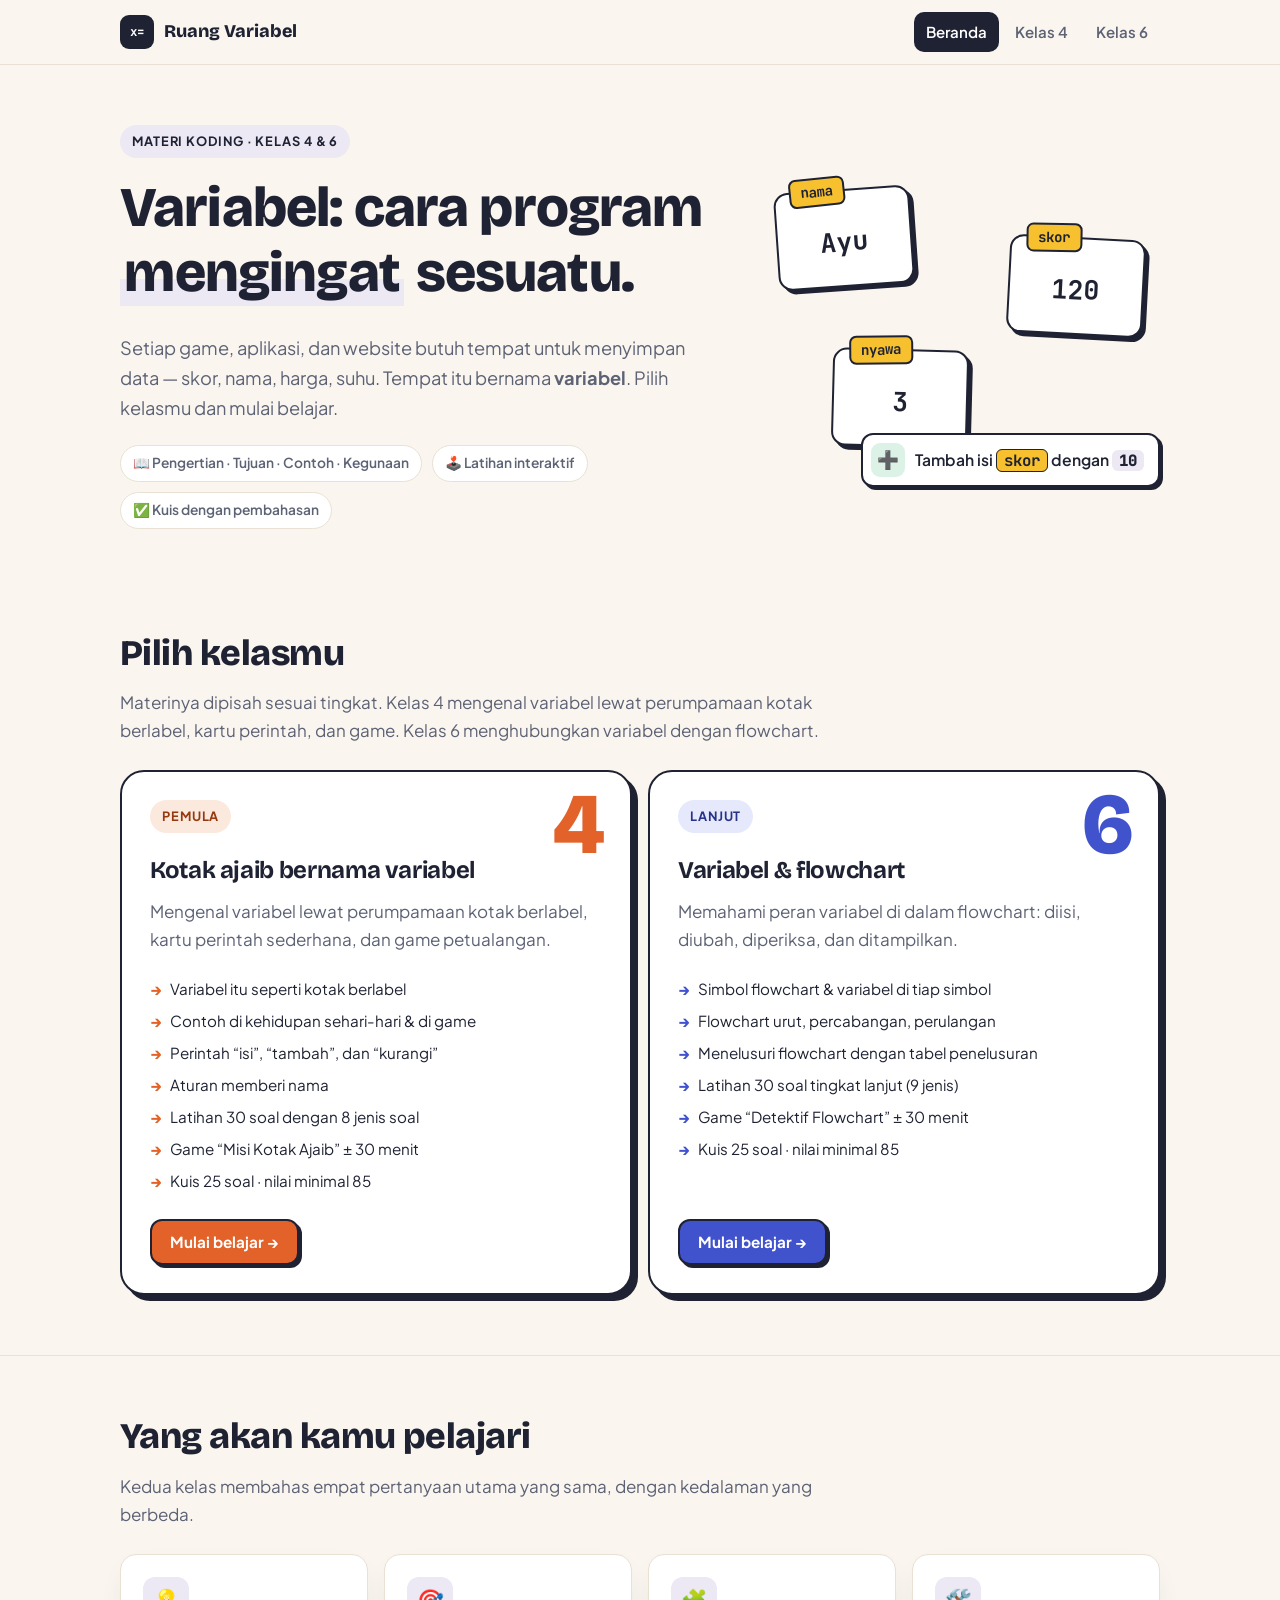
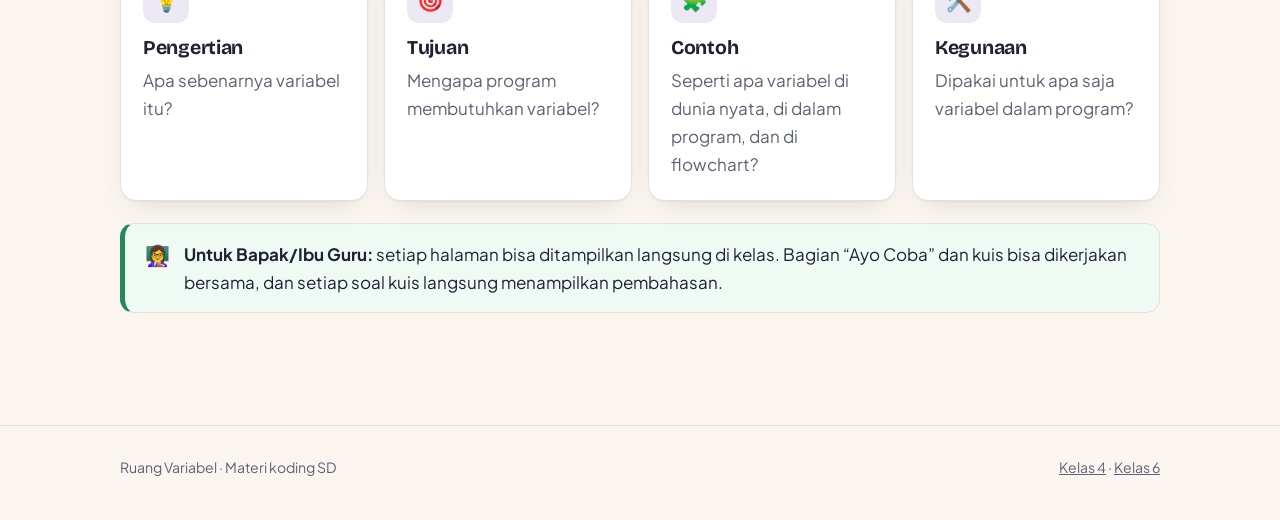
<file: index.html>
<!doctype html>
<html lang="id">
<head>
  <meta charset="utf-8">
  <meta name="viewport" content="width=device-width, initial-scale=1">
  <title>Ruang Variabel — Belajar Variabel Kelas 4 &amp; 6</title>
  <meta name="description" content="Materi variabel dalam pemrograman untuk siswa SD kelas 4 dan kelas 6: pengertian, tujuan, contoh, kegunaan, latihan interaktif, dan kuis.">
  <meta name="theme-color" content="#FAF6EF">
  <link rel="icon" href="favicon.svg" type="image/svg+xml">
  <link rel="preconnect" href="https://fonts.googleapis.com">
  <link rel="preconnect" href="https://fonts.gstatic.com" crossorigin>
  <link href="https://fonts.googleapis.com/css2?family=Bricolage+Grotesque:opsz,wght@12..96,600;12..96,800&family=JetBrains+Mono:wght@400;600;700&family=Plus+Jakarta+Sans:wght@400;500;600;700&display=swap" rel="stylesheet">
  <link rel="stylesheet" href="style.css">
</head>
<body>

<header class="nav">
  <div class="container nav-inner">
    <a class="brand" href="index.html"><span class="brand-mark">x=</span><span class="brand-text">Ruang Variabel</span></a>
    <nav class="nav-links" aria-label="Navigasi utama">
      <a href="index.html" aria-current="page">Beranda</a>
      <a href="kelas-4.html">Kelas 4</a>
      <a href="kelas-6.html">Kelas 6</a>
    </nav>
  </div>
</header>

<main>
  <section class="hero">
    <div class="container hero-grid">
      <div>
        <span class="eyebrow">Materi Koding · Kelas 4 &amp; 6</span>
        <h1>Variabel: cara program <span class="mark">mengingat</span> sesuatu.</h1>
        <p class="lead">Setiap game, aplikasi, dan website butuh tempat untuk menyimpan data — skor, nama, harga, suhu. Tempat itu bernama <strong>variabel</strong>. Pilih kelasmu dan mulai belajar.</p>
        <div class="hero-meta">
          <span class="pill">📖 Pengertian · Tujuan · Contoh · Kegunaan</span>
          <span class="pill">🕹️ Latihan interaktif</span>
          <span class="pill">✅ Kuis dengan pembahasan</span>
        </div>
      </div>
      <div class="hero-art" aria-hidden="true">
        <div class="vbox a1"><span class="vbox-label">nama</span><span class="vbox-value">Ayu</span></div>
        <div class="vbox a2"><span class="vbox-label">skor</span><span class="vbox-value">120</span></div>
        <div class="vbox a3"><span class="vbox-label">nyawa</span><span class="vbox-value">3</span></div>
        <div class="script-chip" data-steps>tambah: skor | 10</div>
      </div>
    </div>
  </section>

  <section class="section" id="pilih-kelas">
    <div class="container">
      <div class="section-head"><h2>Pilih kelasmu</h2></div>
      <p class="section-intro">Materinya dipisah sesuai tingkat. Kelas 4 mengenal variabel lewat perumpamaan kotak berlabel, kartu perintah, dan game. Kelas 6 menghubungkan variabel dengan flowchart.</p>

      <div class="grid grid-2">
        <a class="grade-card k4" href="kelas-4.html">
          <span class="grade-num">4</span>
          <span class="eyebrow">Pemula</span>
          <h3>Kotak ajaib bernama variabel</h3>
          <p>Mengenal variabel lewat perumpamaan kotak berlabel, kartu perintah sederhana, dan game petualangan.</p>
          <ul>
            <li>Variabel itu seperti kotak berlabel</li>
            <li>Contoh di kehidupan sehari-hari &amp; di game</li>
            <li>Perintah “isi”, “tambah”, dan “kurangi”</li>
            <li>Aturan memberi nama</li>
            <li>Latihan 30 soal dengan 8 jenis soal</li>
            <li>Game “Misi Kotak Ajaib” ± 30 menit</li>
            <li>Kuis 25 soal · nilai minimal 85</li>
          </ul>
          <span class="btn btn-primary grade-cta">Mulai belajar →</span>
        </a>

        <a class="grade-card k6" href="kelas-6.html">
          <span class="grade-num">6</span>
          <span class="eyebrow">Lanjut</span>
          <h3>Variabel &amp; flowchart</h3>
          <p>Memahami peran variabel di dalam flowchart: diisi, diubah, diperiksa, dan ditampilkan.</p>
          <ul>
            <li>Simbol flowchart &amp; variabel di tiap simbol</li>
            <li>Flowchart urut, percabangan, perulangan</li>
            <li>Menelusuri flowchart dengan tabel penelusuran</li>
            <li>Latihan 30 soal tingkat lanjut (9 jenis)</li>
            <li>Game “Detektif Flowchart” ± 30 menit</li>
            <li>Kuis 25 soal · nilai minimal 85</li>
          </ul>
          <span class="btn btn-primary grade-cta">Mulai belajar →</span>
        </a>
      </div>
    </div>
  </section>

  <section class="section">
    <div class="container">
      <div class="section-head"><h2>Yang akan kamu pelajari</h2></div>
      <p class="section-intro">Kedua kelas membahas empat pertanyaan utama yang sama, dengan kedalaman yang berbeda.</p>
      <div class="grid grid-4">
        <div class="card topic-card">
          <div class="icon">💡</div>
          <h3>Pengertian</h3>
          <p>Apa sebenarnya variabel itu?</p>
        </div>
        <div class="card topic-card">
          <div class="icon">🎯</div>
          <h3>Tujuan</h3>
          <p>Mengapa program membutuhkan variabel?</p>
        </div>
        <div class="card topic-card">
          <div class="icon">🧩</div>
          <h3>Contoh</h3>
          <p>Seperti apa variabel di dunia nyata, di dalam program, dan di flowchart?</p>
        </div>
        <div class="card topic-card">
          <div class="icon">🛠️</div>
          <h3>Kegunaan</h3>
          <p>Dipakai untuk apa saja variabel dalam program?</p>
        </div>
      </div>

      <div class="callout tip mt-2">
        <span class="callout-icon">👩‍🏫</span>
        <div>
          <p><strong>Untuk Bapak/Ibu Guru:</strong> setiap halaman bisa ditampilkan langsung di kelas. Bagian “Ayo Coba” dan kuis bisa dikerjakan bersama, dan setiap soal kuis langsung menampilkan pembahasan.</p>
        </div>
      </div>
    </div>
  </section>
</main>

<footer class="footer">
  <div class="container footer-inner">
    <span>Ruang Variabel · Materi koding SD</span>
    <span><a href="kelas-4.html">Kelas 4</a> · <a href="kelas-6.html">Kelas 6</a></span>
  </div>
</footer>

<script src="script.js"></script>
</body>
</html>
</file>
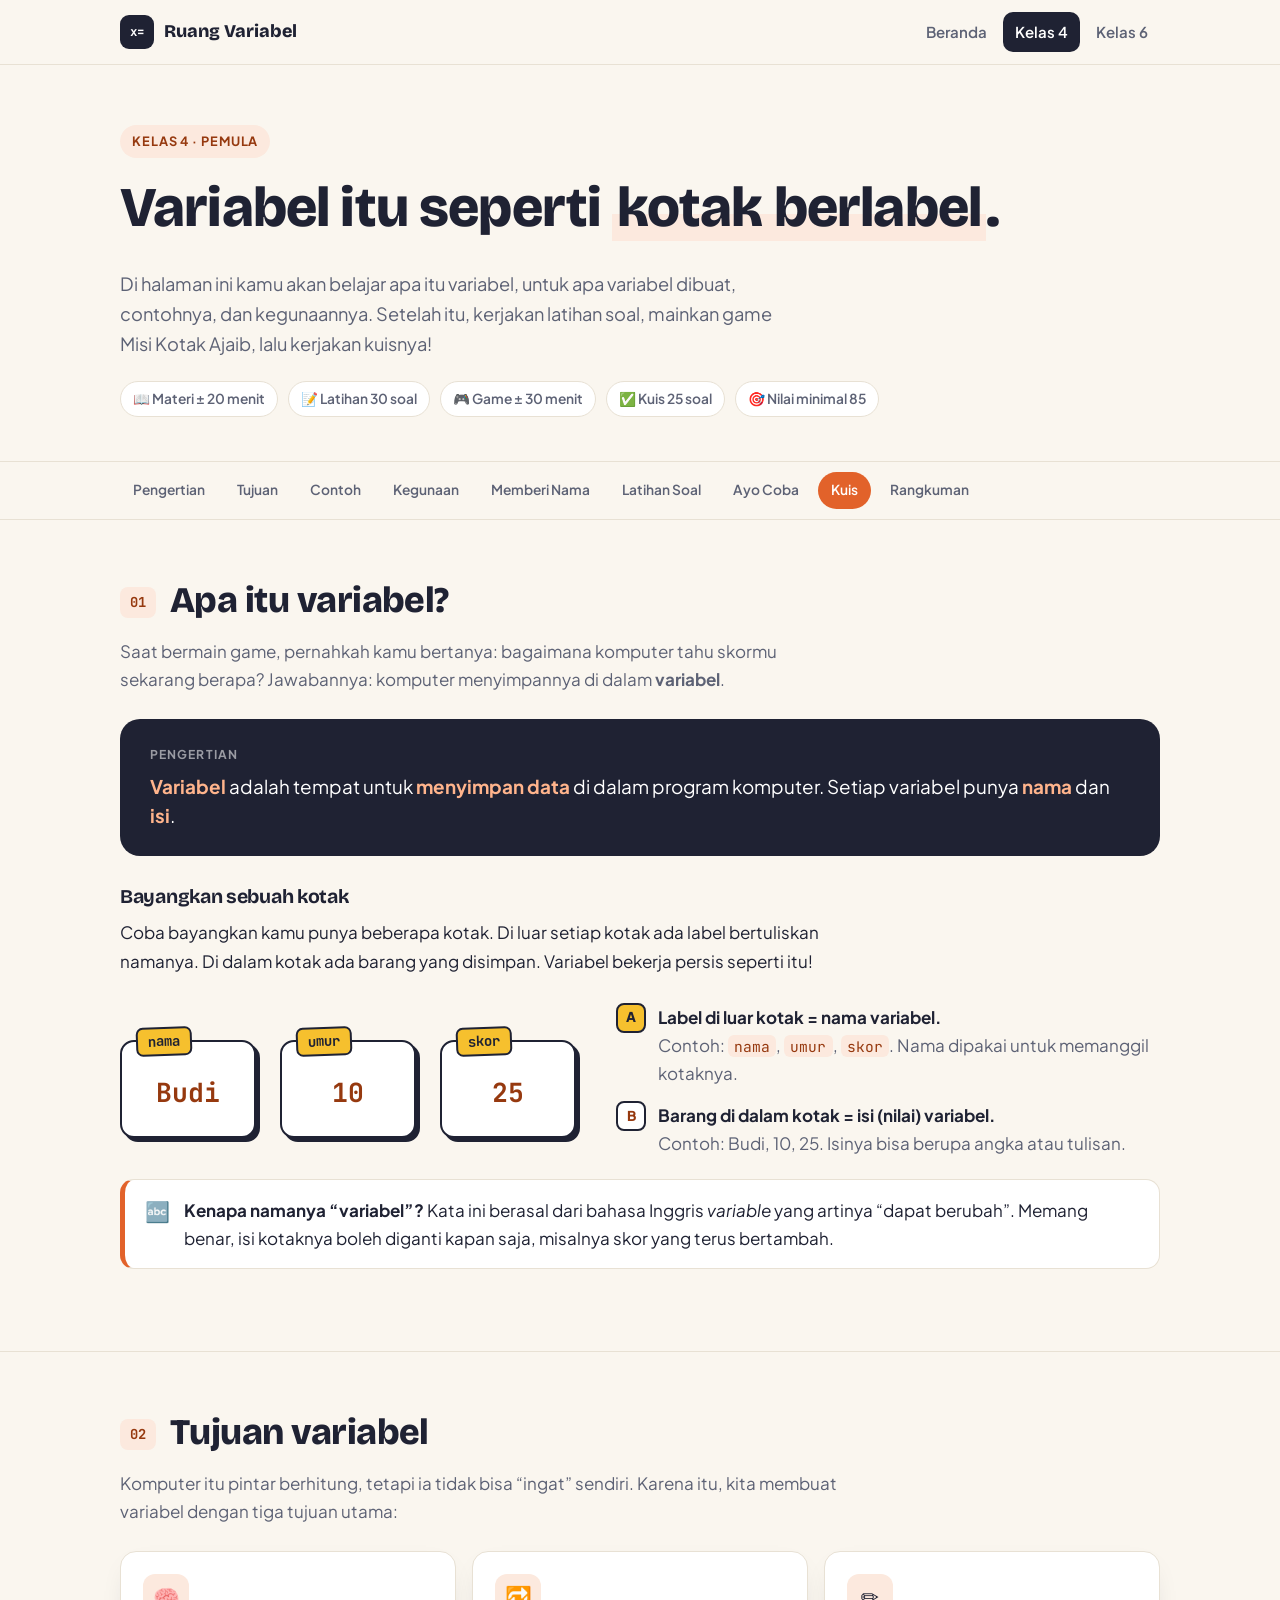
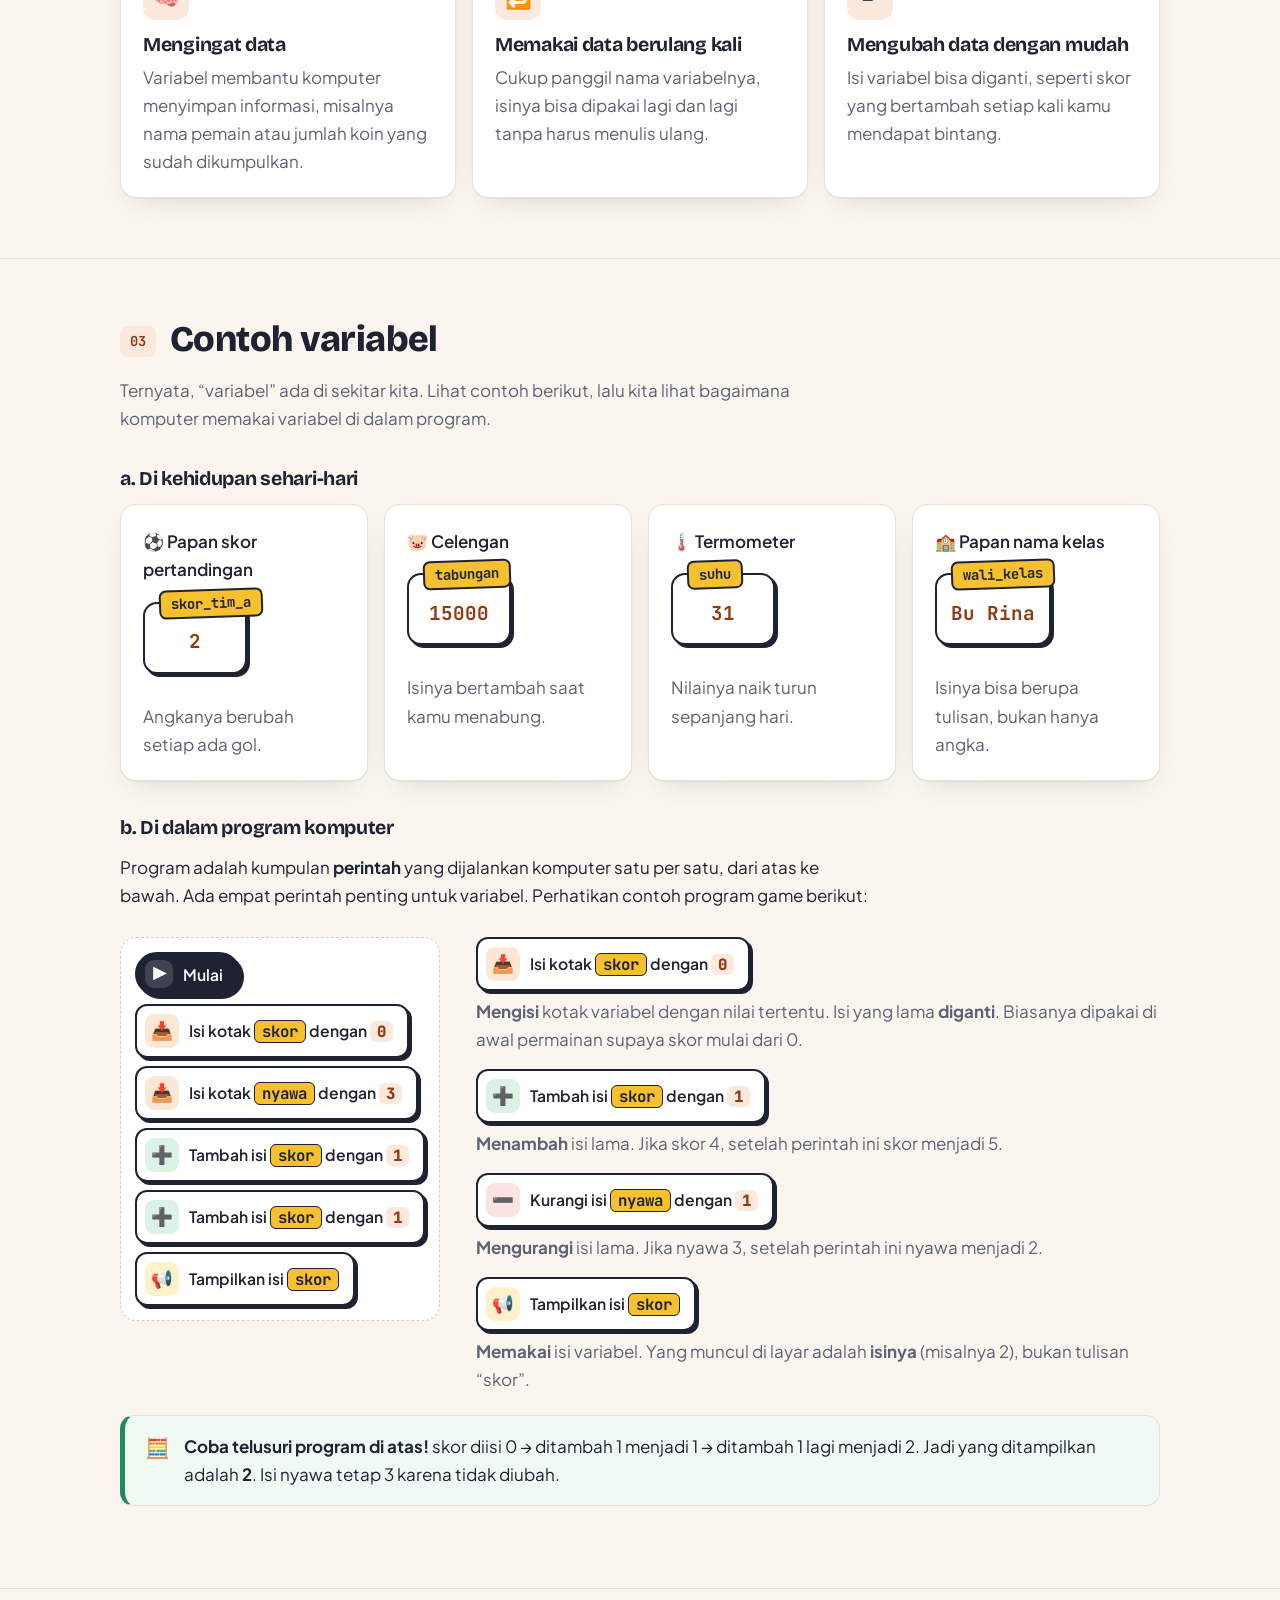
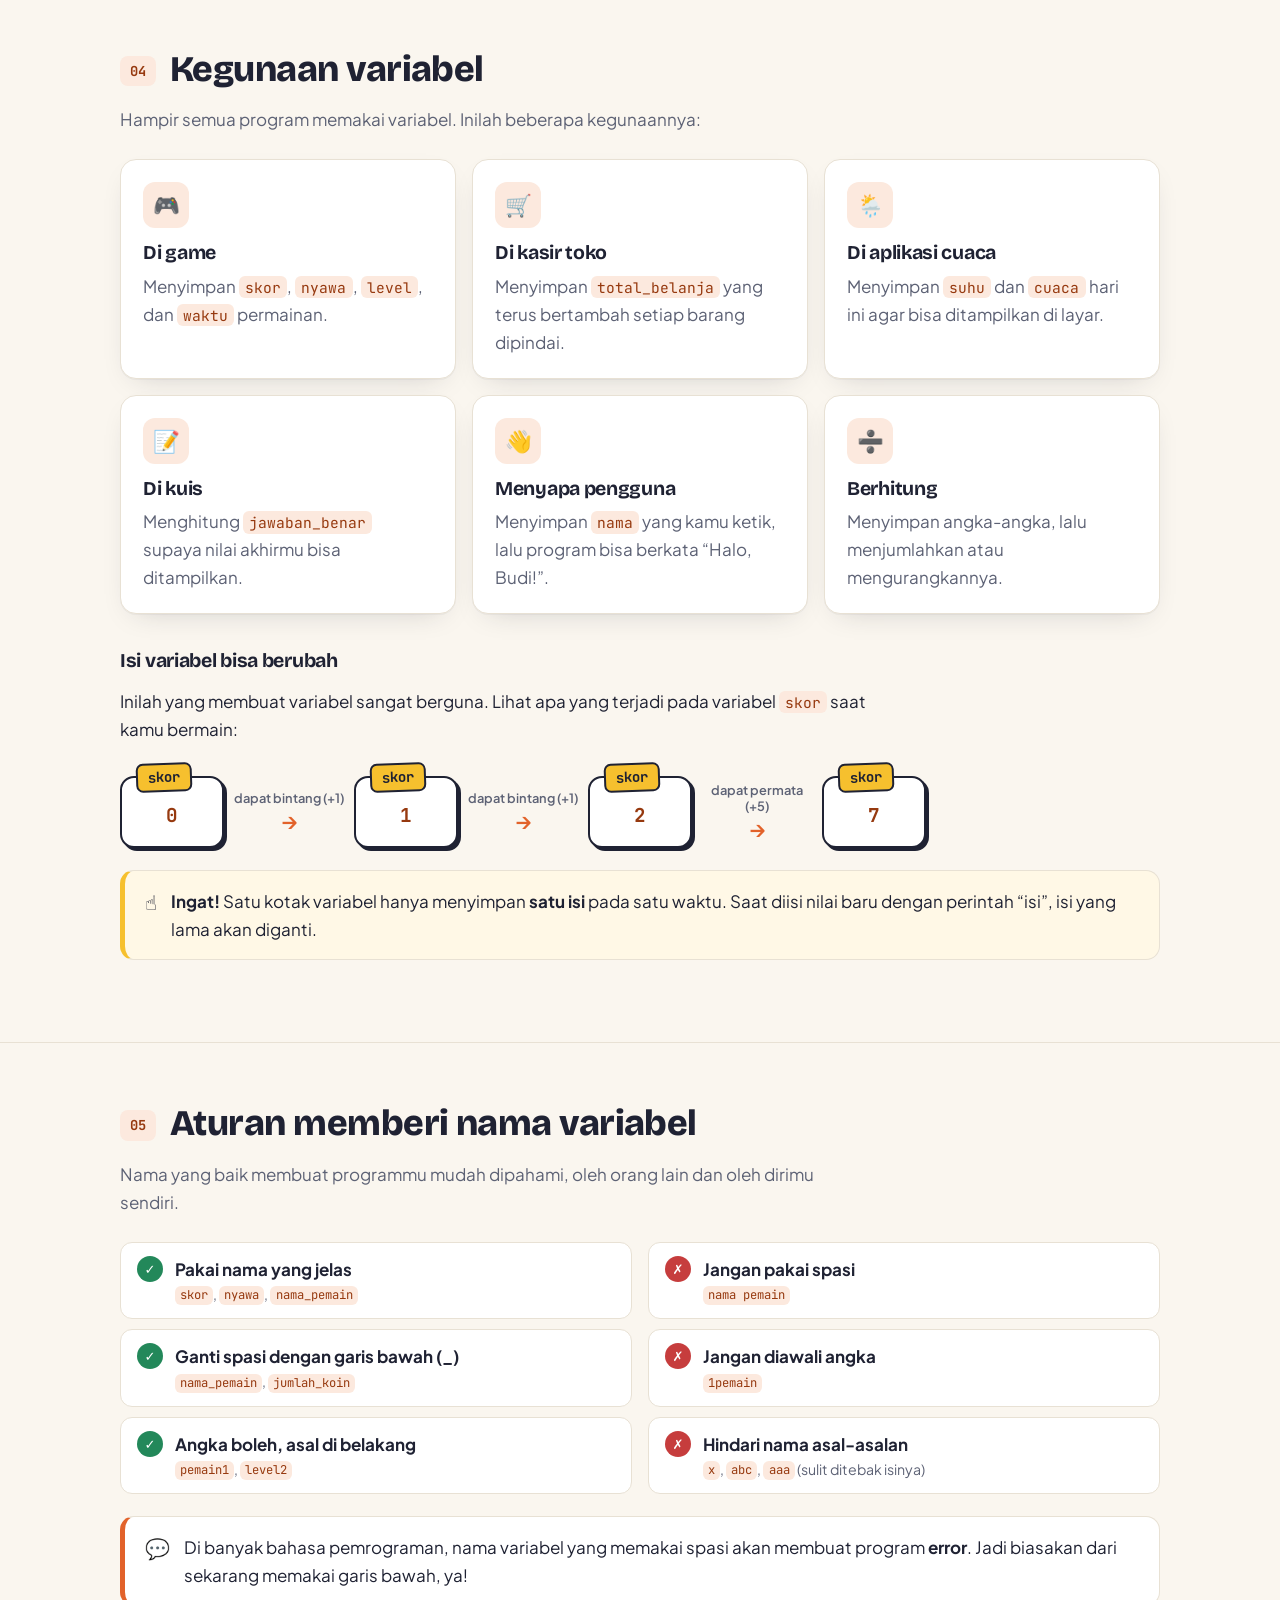
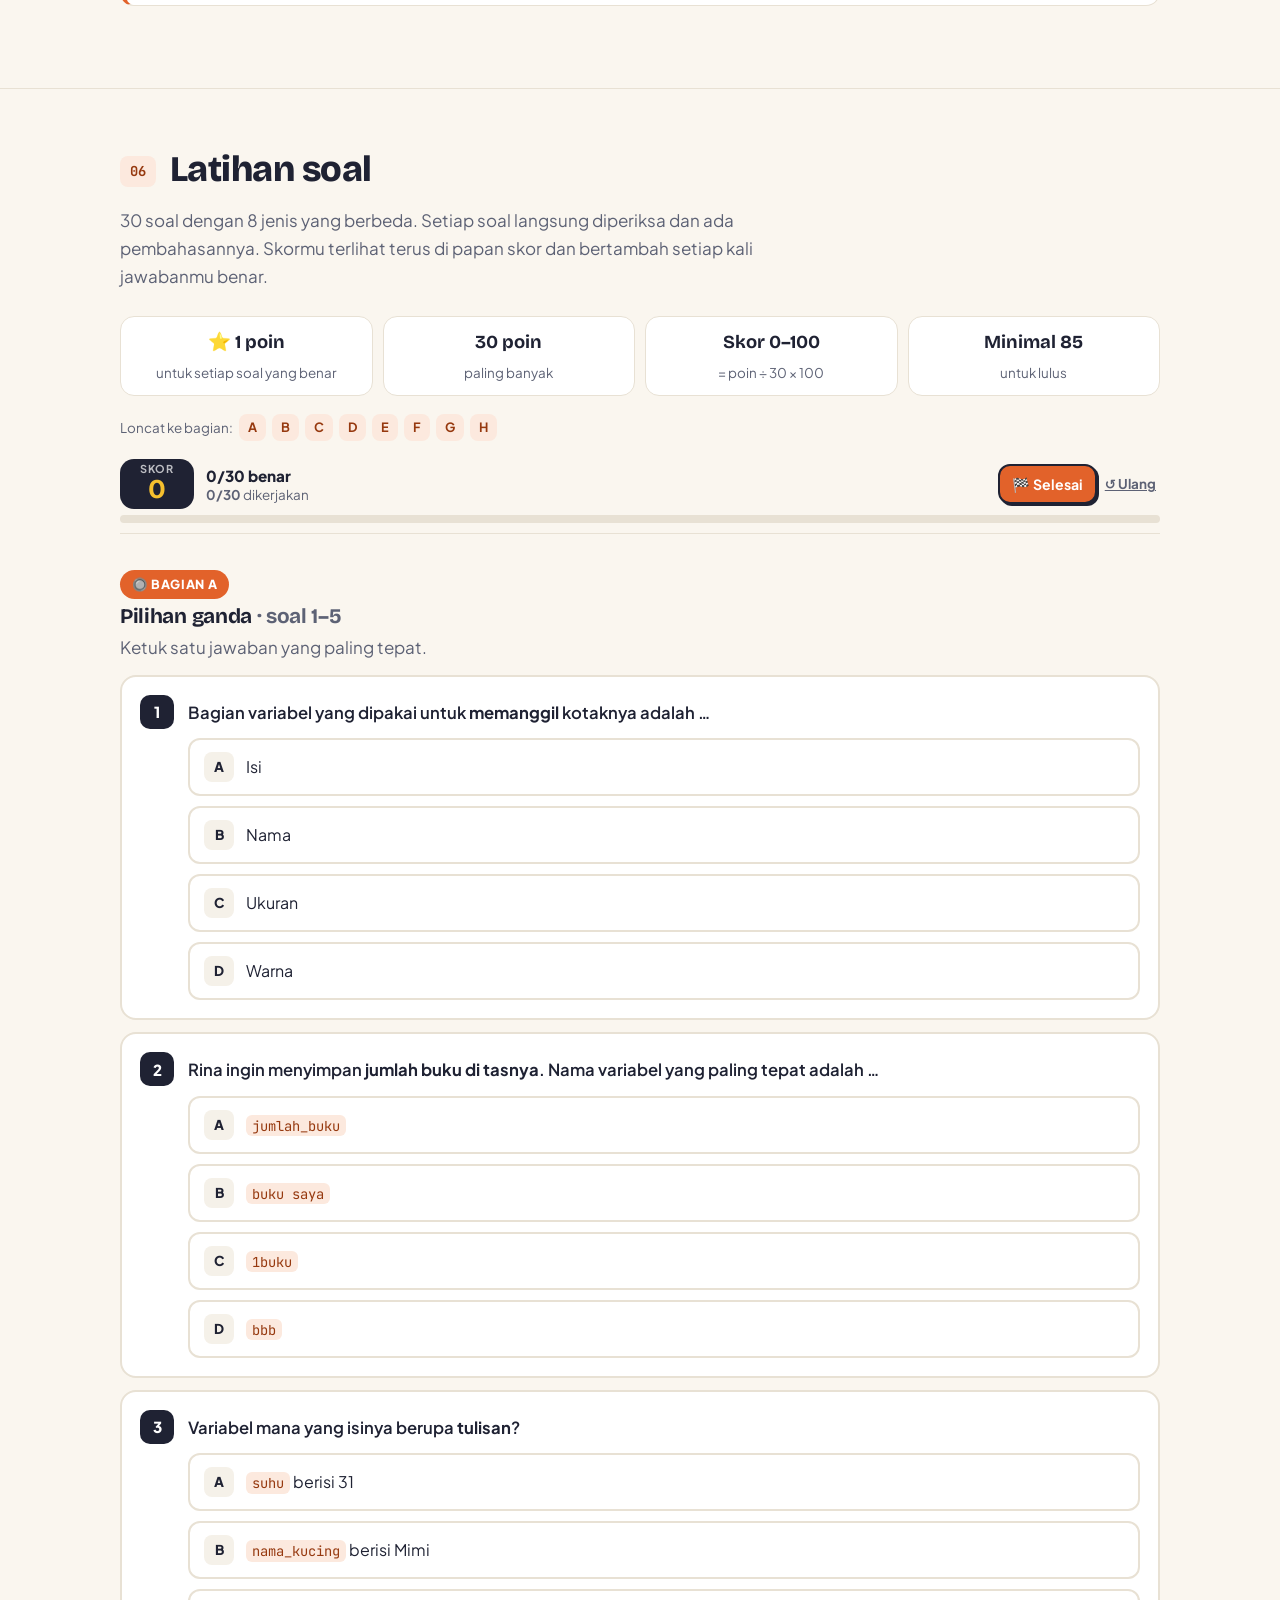
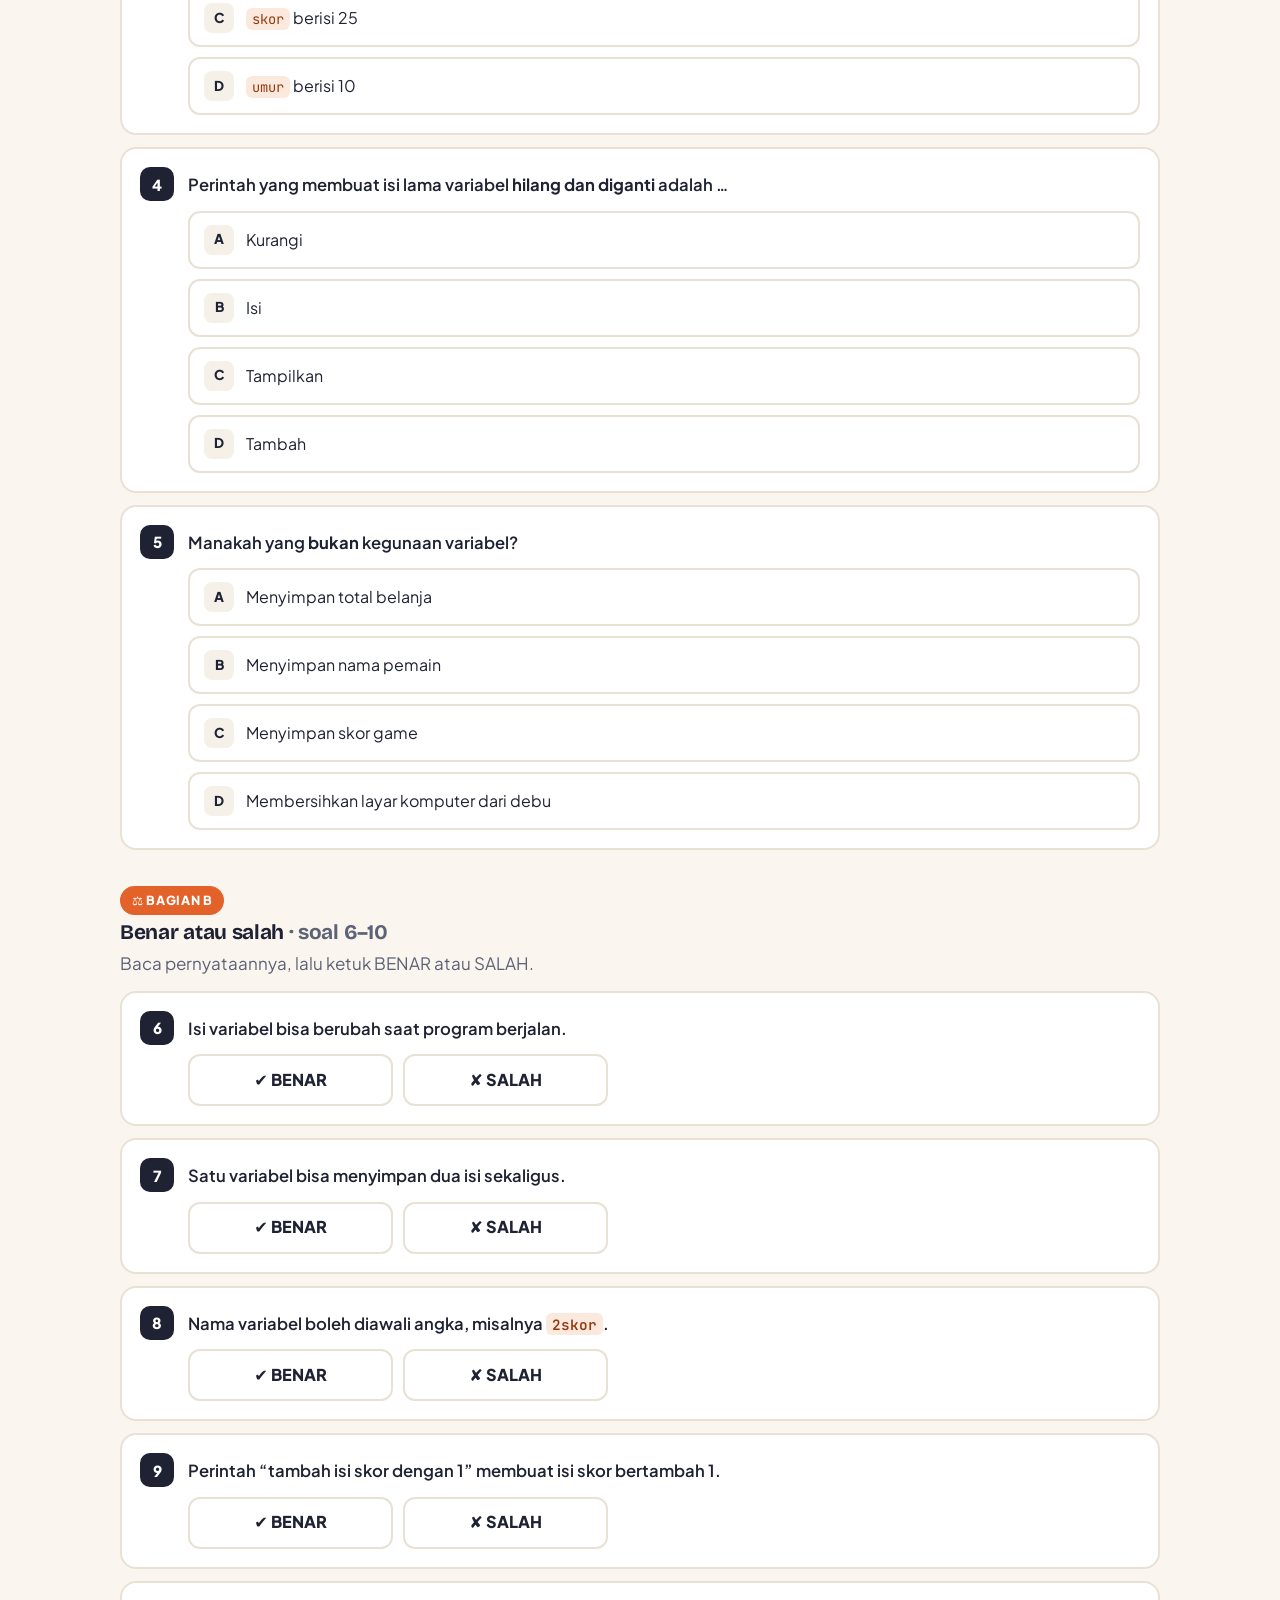
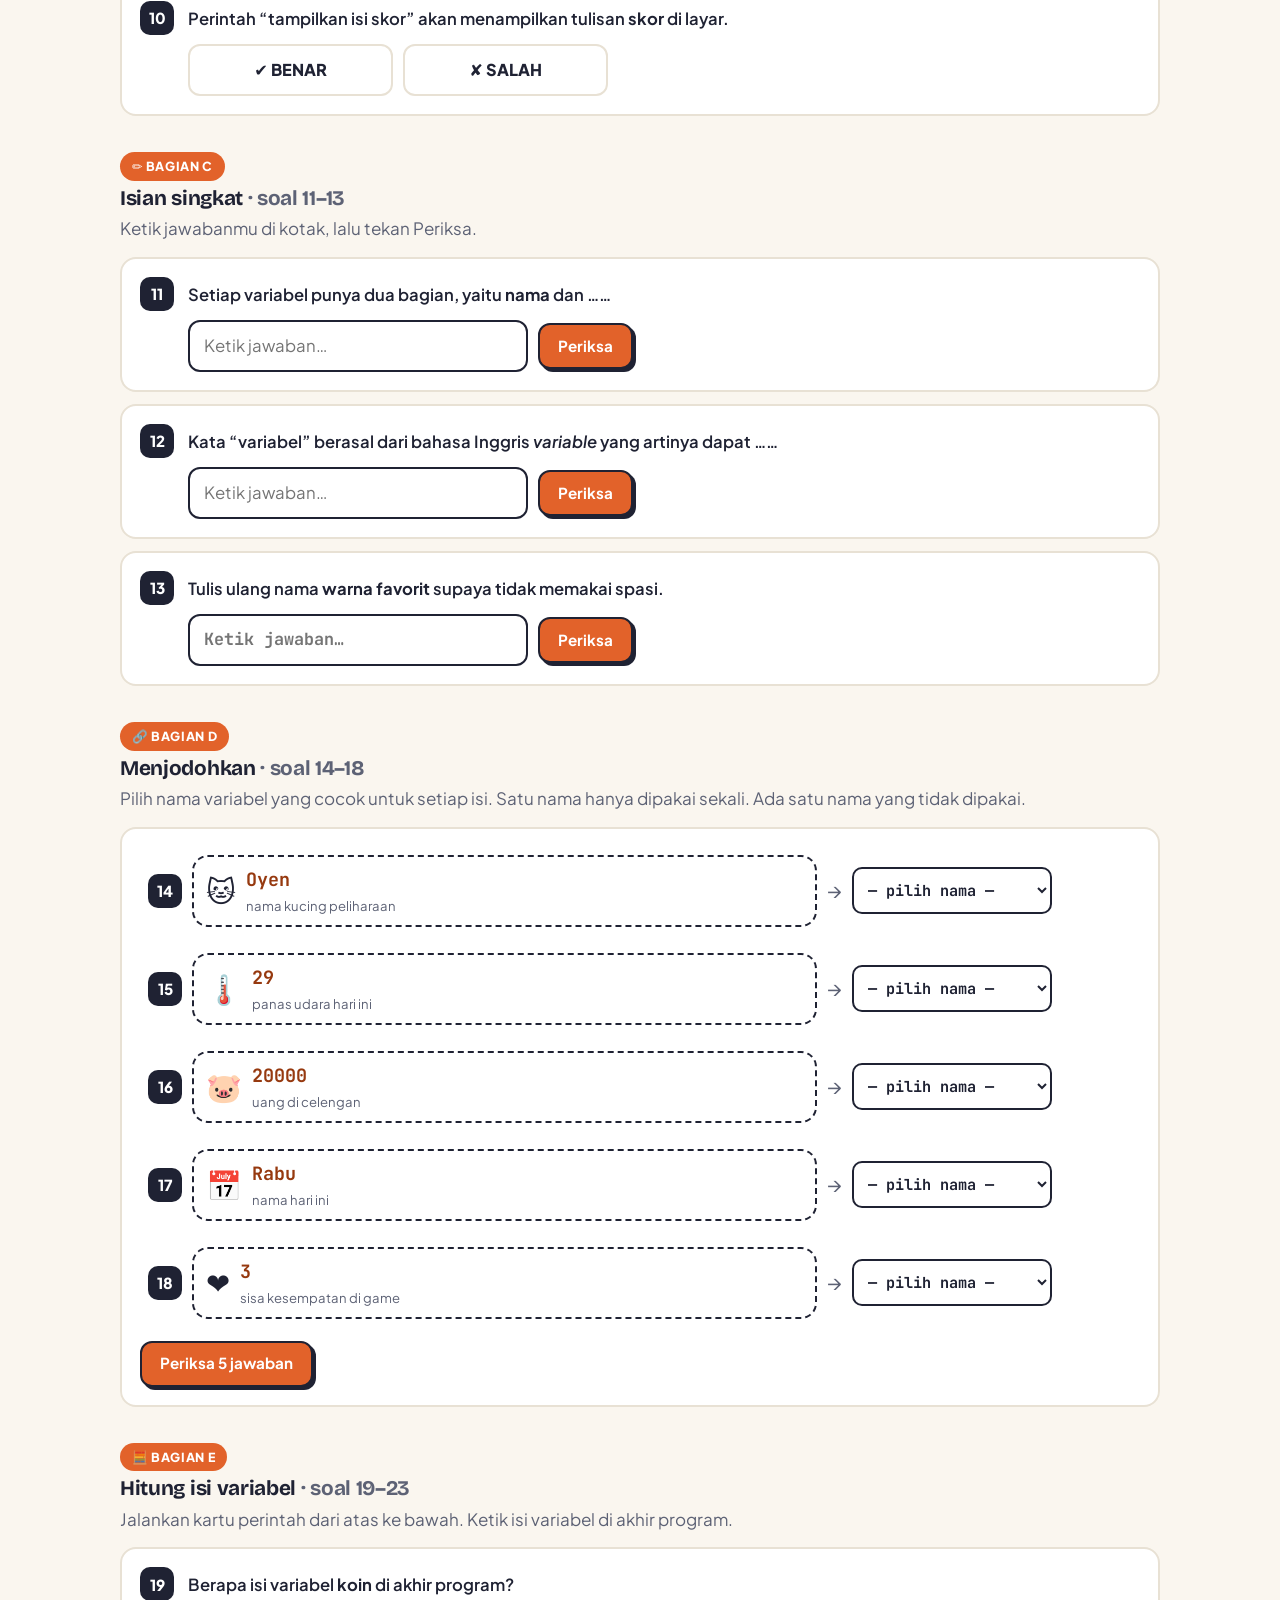
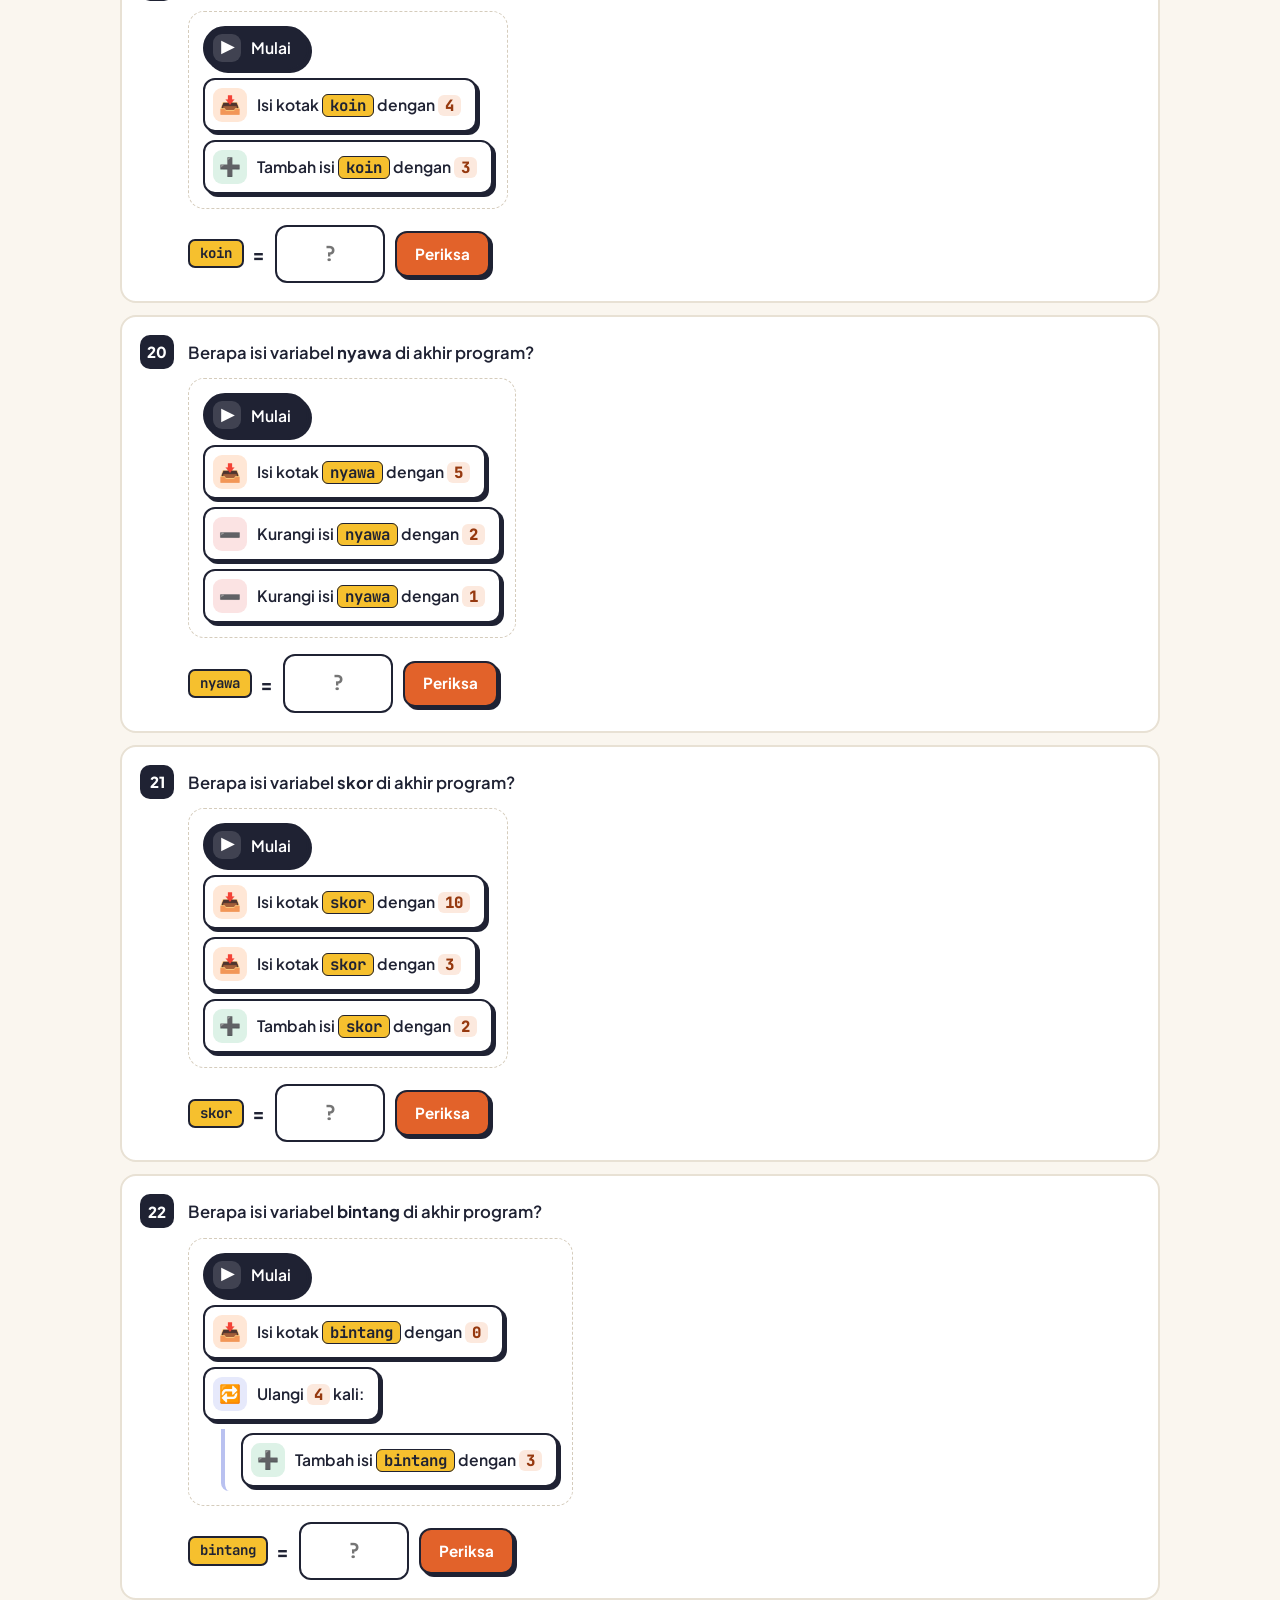
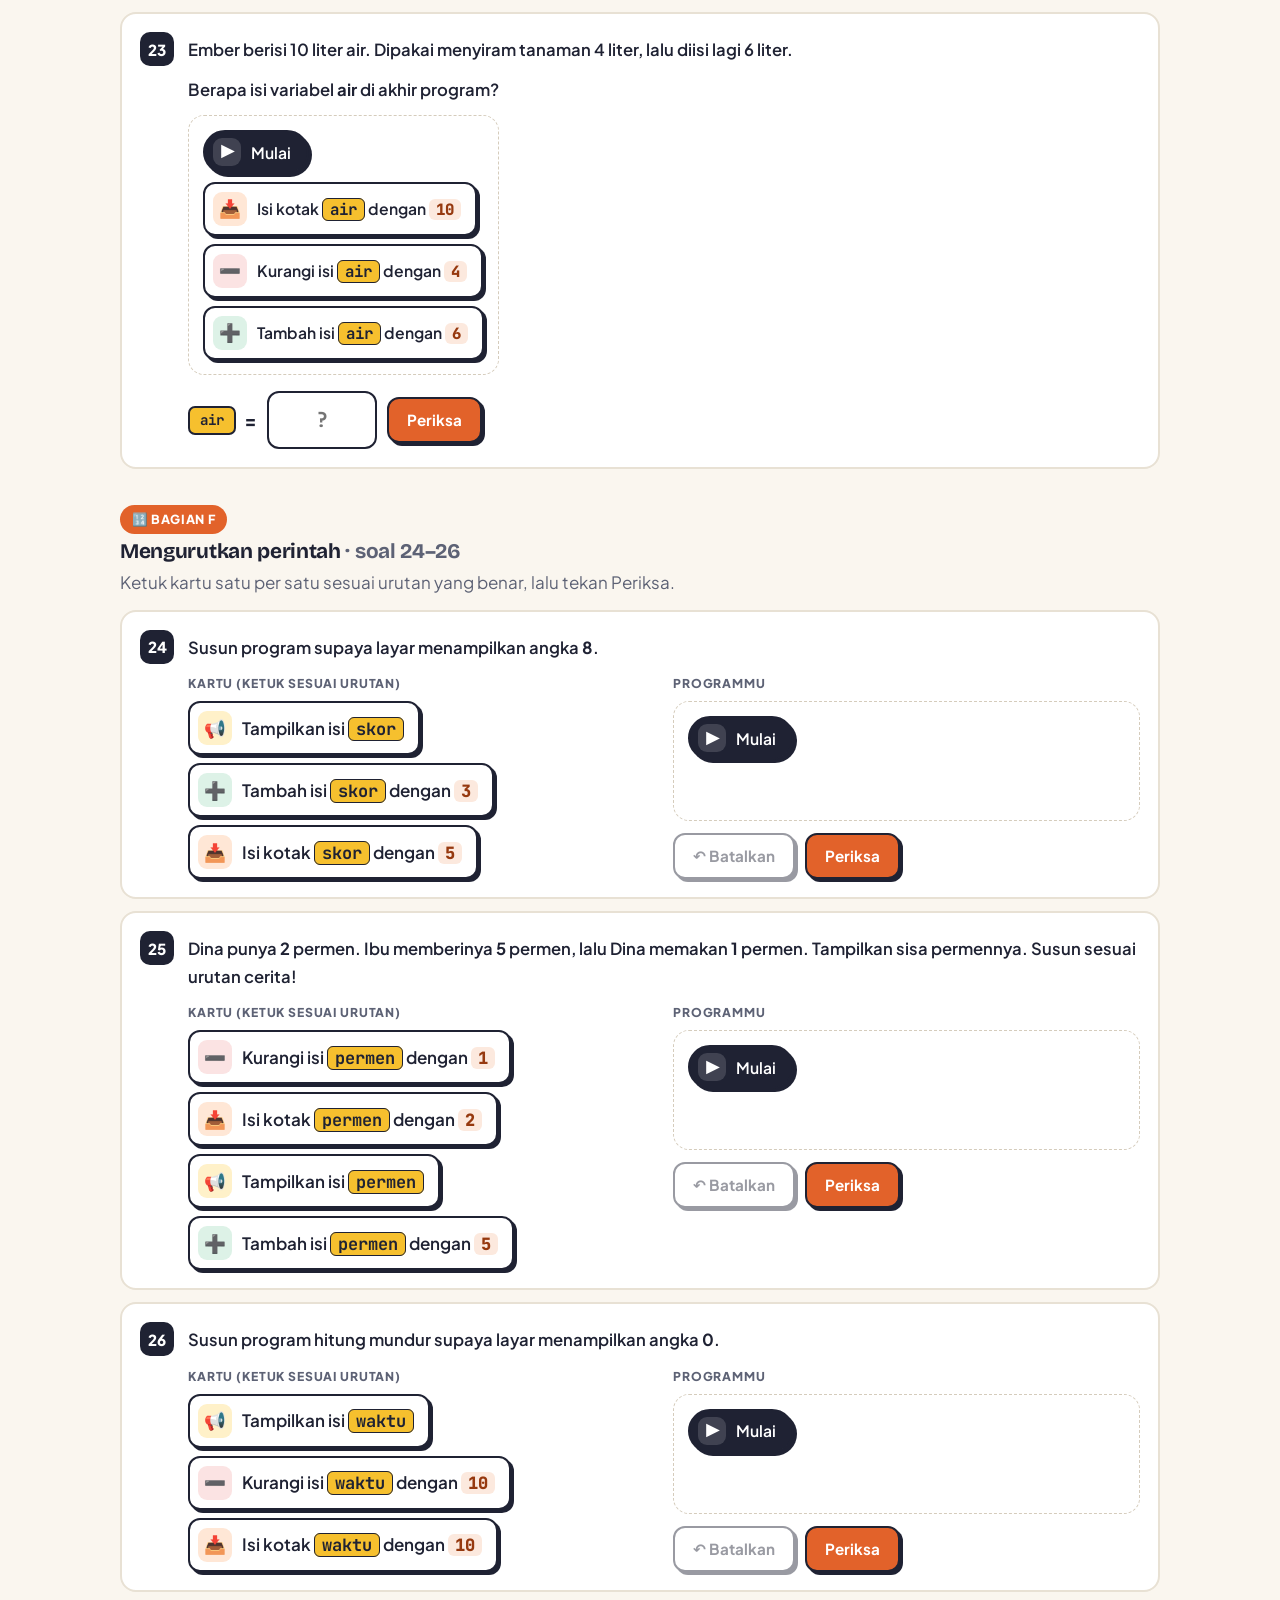
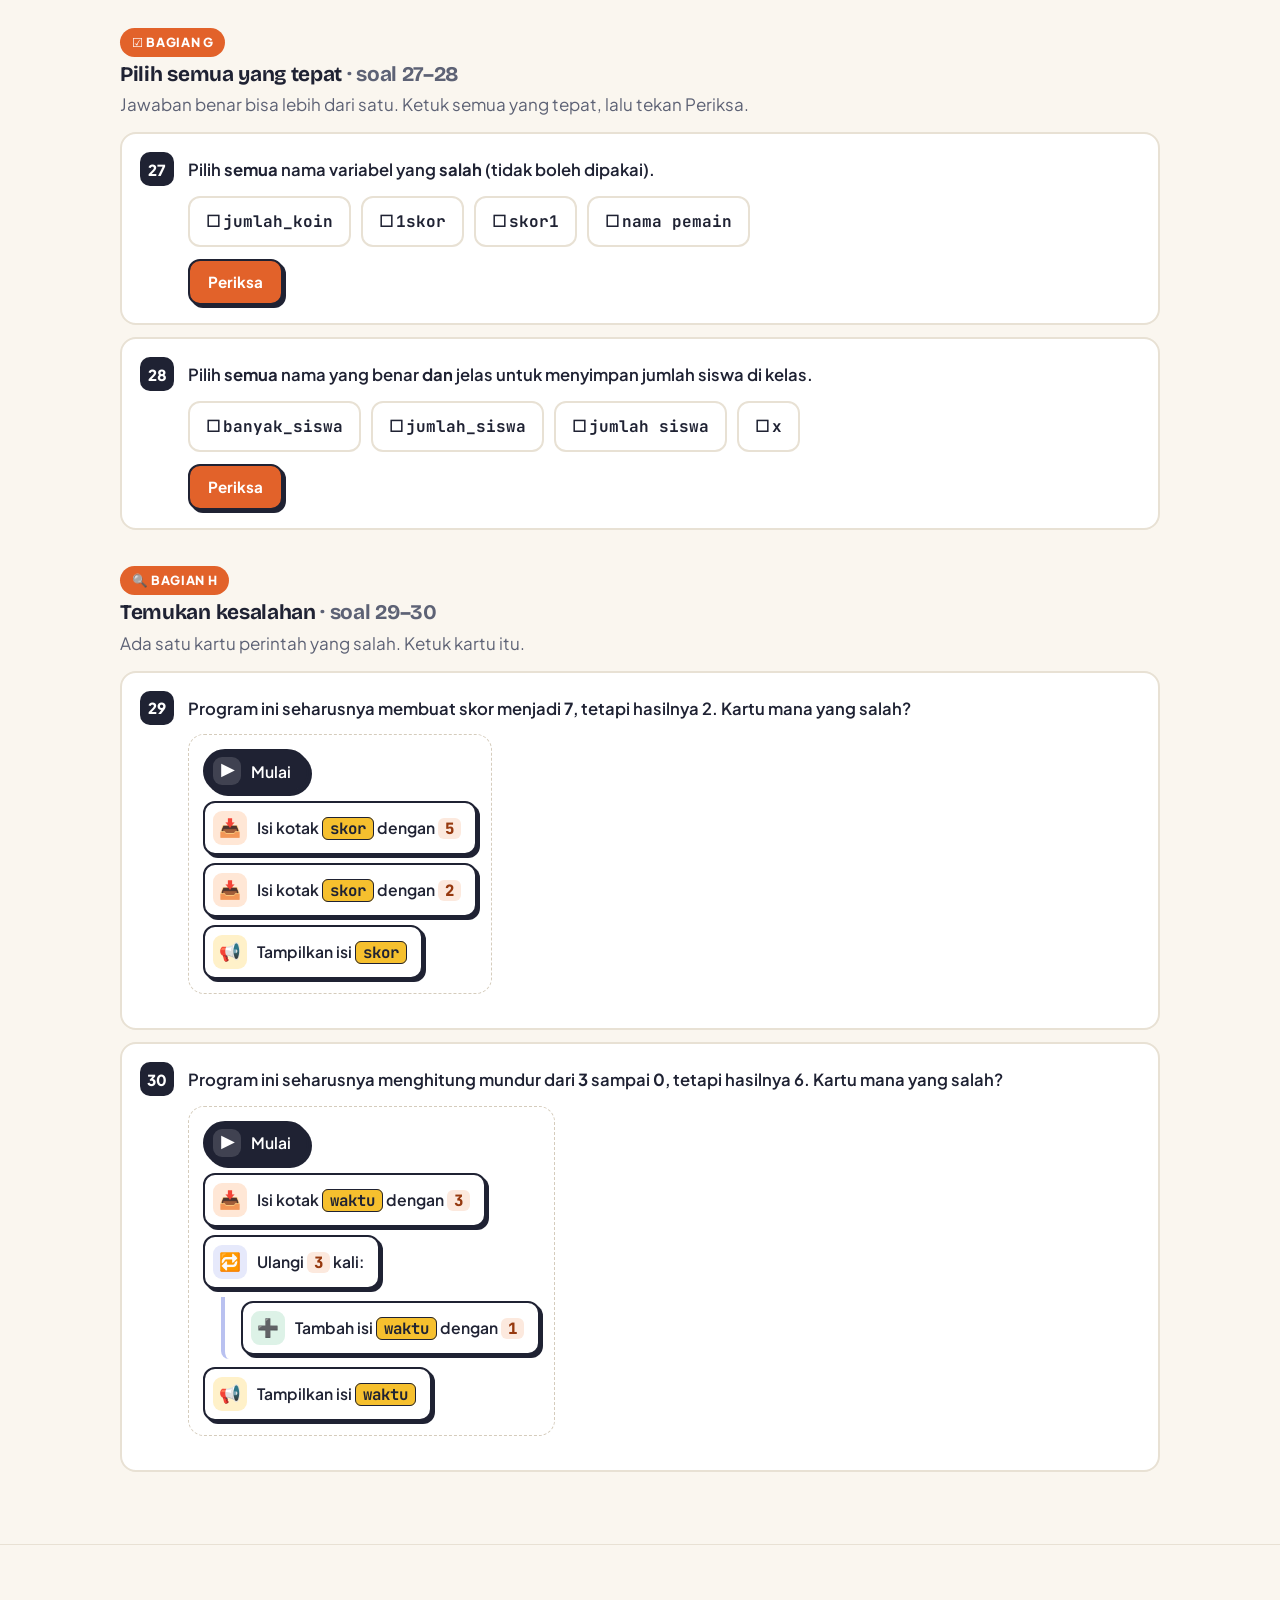
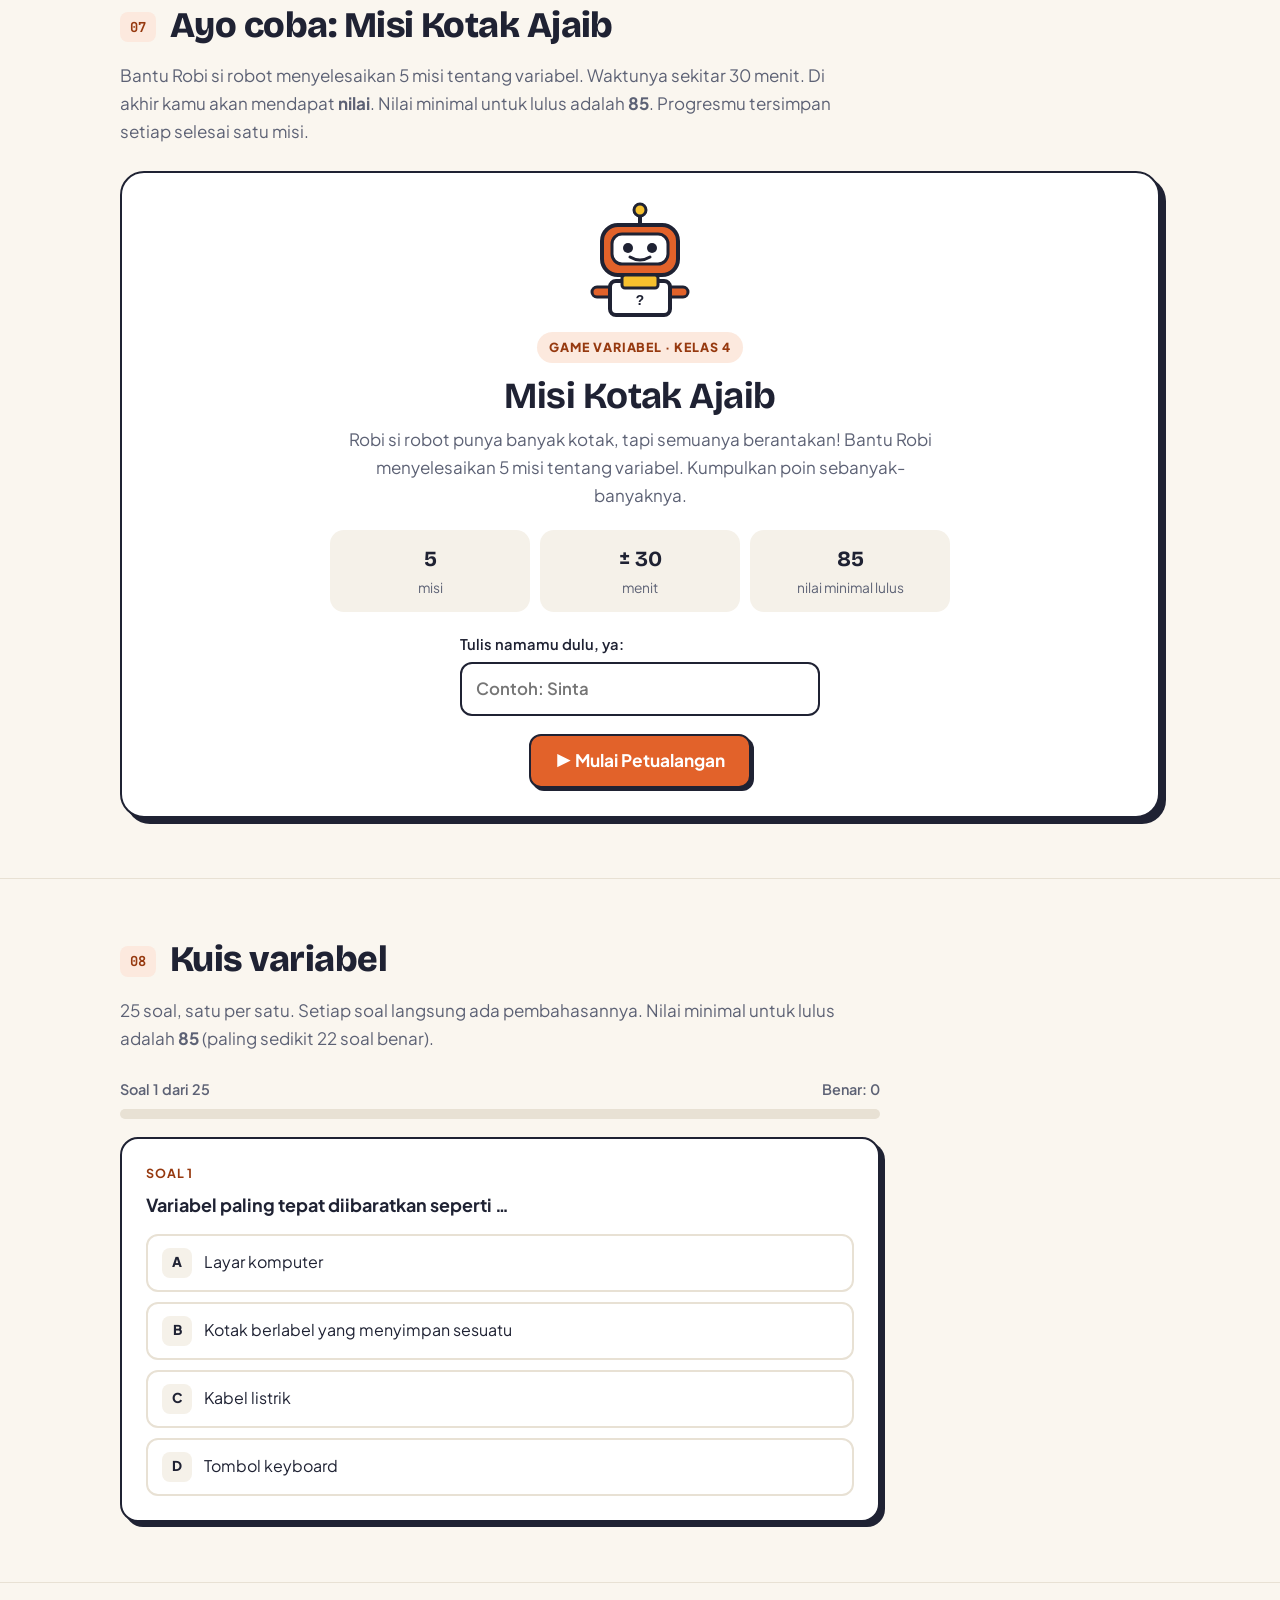
<file: kelas-4.html>
<!doctype html>
<html lang="id">
<head>
  <meta charset="utf-8">
  <meta name="viewport" content="width=device-width, initial-scale=1">
  <title>Variabel Kelas 4 — Ruang Variabel</title>
  <meta name="description" content="Belajar variabel untuk kelas 4: pengertian, tujuan, contoh, kegunaan, game Misi Kotak Ajaib, dan kuis 25 soal.">
  <meta name="theme-color" content="#FAF6EF">
  <link rel="icon" href="favicon.svg" type="image/svg+xml">
  <link rel="preconnect" href="https://fonts.googleapis.com">
  <link rel="preconnect" href="https://fonts.gstatic.com" crossorigin>
  <link href="https://fonts.googleapis.com/css2?family=Bricolage+Grotesque:opsz,wght@12..96,600;12..96,800&family=JetBrains+Mono:wght@400;600;700&family=Plus+Jakarta+Sans:wght@400;500;600;700&display=swap" rel="stylesheet">
  <link rel="stylesheet" href="style.css">
</head>
<body class="k4">

<header class="nav">
  <div class="container nav-inner">
    <a class="brand" href="index.html"><span class="brand-mark">x=</span><span class="brand-text">Ruang Variabel</span></a>
    <nav class="nav-links" aria-label="Navigasi utama">
      <a href="index.html">Beranda</a>
      <a href="kelas-4.html" aria-current="page">Kelas 4</a>
      <a href="kelas-6.html">Kelas 6</a>
    </nav>
  </div>
</header>

<main>
  <section class="hero">
    <div class="container">
      <span class="eyebrow">Kelas 4 · Pemula</span>
      <h1>Variabel itu seperti <span class="mark">kotak berlabel</span>.</h1>
      <p class="lead">Di halaman ini kamu akan belajar apa itu variabel, untuk apa variabel dibuat, contohnya, dan kegunaannya. Setelah itu, kerjakan latihan soal, mainkan game Misi Kotak Ajaib, lalu kerjakan kuisnya!</p>
      <div class="hero-meta">
        <span class="pill">📖 Materi ± 20 menit</span>
        <span class="pill">📝 Latihan 30 soal</span>
        <span class="pill">🎮 Game ± 30 menit</span>
        <span class="pill">✅ Kuis 25 soal</span>
        <span class="pill">🎯 Nilai minimal 85</span>
      </div>
    </div>
  </section>

  <nav class="toc" aria-label="Daftar isi">
    <div class="toc-inner">
      <a href="#pengertian">Pengertian</a>
      <a href="#tujuan">Tujuan</a>
      <a href="#contoh">Contoh</a>
      <a href="#kegunaan">Kegunaan</a>
      <a href="#nama">Memberi Nama</a>
      <a href="#latihan">Latihan Soal</a>
      <a href="#coba">Ayo Coba</a>
      <a href="#kuis">Kuis</a>
      <a href="#rangkuman">Rangkuman</a>
    </div>
  </nav>

  <!-- 01 PENGERTIAN -->
  <section class="section" id="pengertian">
    <div class="container">
      <div class="section-head"><span class="section-num">01</span><h2>Apa itu variabel?</h2></div>
      <p class="section-intro">Saat bermain game, pernahkah kamu bertanya: bagaimana komputer tahu skormu sekarang berapa? Jawabannya: komputer menyimpannya di dalam <strong>variabel</strong>.</p>

      <div class="definition">
        <span class="label">Pengertian</span>
        <strong>Variabel</strong> adalah tempat untuk <strong>menyimpan data</strong> di dalam program komputer. Setiap variabel punya <strong>nama</strong> dan <strong>isi</strong>.
      </div>

      <h3>Bayangkan sebuah kotak</h3>
      <p class="prose">Coba bayangkan kamu punya beberapa kotak. Di luar setiap kotak ada label bertuliskan namanya. Di dalam kotak ada barang yang disimpan. Variabel bekerja persis seperti itu!</p>

      <div class="anatomy mt-2">
        <div class="vbox-row">
          <div class="vbox"><span class="vbox-label">nama</span><span class="vbox-value">Budi</span></div>
          <div class="vbox"><span class="vbox-label">umur</span><span class="vbox-value">10</span></div>
          <div class="vbox"><span class="vbox-label">skor</span><span class="vbox-value">25</span></div>
        </div>
        <ul class="anatomy-list">
          <li><span class="dot yellow">A</span><div><strong>Label di luar kotak = nama variabel.</strong><br><span class="muted">Contoh: <code>nama</code>, <code>umur</code>, <code>skor</code>. Nama dipakai untuk memanggil kotaknya.</span></div></li>
          <li><span class="dot white">B</span><div><strong>Barang di dalam kotak = isi (nilai) variabel.</strong><br><span class="muted">Contoh: Budi, 10, 25. Isinya bisa berupa angka atau tulisan.</span></div></li>
        </ul>
      </div>

      <div class="callout">
        <span class="callout-icon">🔤</span>
        <div><p><strong>Kenapa namanya “variabel”?</strong> Kata ini berasal dari bahasa Inggris <em>variable</em> yang artinya “dapat berubah”. Memang benar, isi kotaknya boleh diganti kapan saja, misalnya skor yang terus bertambah.</p></div>
      </div>
    </div>
  </section>

  <!-- 02 TUJUAN -->
  <section class="section" id="tujuan">
    <div class="container">
      <div class="section-head"><span class="section-num">02</span><h2>Tujuan variabel</h2></div>
      <p class="section-intro">Komputer itu pintar berhitung, tetapi ia tidak bisa “ingat” sendiri. Karena itu, kita membuat variabel dengan tiga tujuan utama:</p>
      <div class="grid grid-3">
        <div class="card">
          <div class="icon">🧠</div>
          <h3>Mengingat data</h3>
          <p>Variabel membantu komputer menyimpan informasi, misalnya nama pemain atau jumlah koin yang sudah dikumpulkan.</p>
        </div>
        <div class="card">
          <div class="icon">🔁</div>
          <h3>Memakai data berulang kali</h3>
          <p>Cukup panggil nama variabelnya, isinya bisa dipakai lagi dan lagi tanpa harus menulis ulang.</p>
        </div>
        <div class="card">
          <div class="icon">✏️</div>
          <h3>Mengubah data dengan mudah</h3>
          <p>Isi variabel bisa diganti, seperti skor yang bertambah setiap kali kamu mendapat bintang.</p>
        </div>
      </div>
    </div>
  </section>

  <!-- 03 CONTOH -->
  <section class="section" id="contoh">
    <div class="container">
      <div class="section-head"><span class="section-num">03</span><h2>Contoh variabel</h2></div>
      <p class="section-intro">Ternyata, “variabel” ada di sekitar kita. Lihat contoh berikut, lalu kita lihat bagaimana komputer memakai variabel di dalam program.</p>

      <h3 class="subhead">a. Di kehidupan sehari-hari</h3>
      <div class="grid grid-4">
        <div class="card">
          <p class="card-title">⚽ Papan skor pertandingan</p>
          <div class="vbox-row"><div class="vbox sm"><span class="vbox-label">skor_tim_a</span><span class="vbox-value">2</span></div></div>
          <p class="mt-2">Angkanya berubah setiap ada gol.</p>
        </div>
        <div class="card">
          <p class="card-title">🐷 Celengan</p>
          <div class="vbox-row"><div class="vbox sm"><span class="vbox-label">tabungan</span><span class="vbox-value">15000</span></div></div>
          <p class="mt-2">Isinya bertambah saat kamu menabung.</p>
        </div>
        <div class="card">
          <p class="card-title">🌡️ Termometer</p>
          <div class="vbox-row"><div class="vbox sm"><span class="vbox-label">suhu</span><span class="vbox-value">31</span></div></div>
          <p class="mt-2">Nilainya naik turun sepanjang hari.</p>
        </div>
        <div class="card">
          <p class="card-title">🏫 Papan nama kelas</p>
          <div class="vbox-row"><div class="vbox sm"><span class="vbox-label">wali_kelas</span><span class="vbox-value">Bu Rina</span></div></div>
          <p class="mt-2">Isinya bisa berupa tulisan, bukan hanya angka.</p>
        </div>
      </div>

      <h3 class="subhead">b. Di dalam program komputer</h3>
      <p class="prose">Program adalah kumpulan <strong>perintah</strong> yang dijalankan komputer satu per satu, dari atas ke bawah. Ada empat perintah penting untuk variabel. Perhatikan contoh program game berikut:</p>

      <div class="blocks-wrap mt-2">
        <div class="steps-box">
          <div data-steps>
            mulai
            isi: skor | 0
            isi: nyawa | 3
            tambah: skor | 1
            tambah: skor | 1
            tampilkan: skor
          </div>
        </div>
        <ul class="legend-list">
          <li>
            <div data-steps>isi: skor | 0</div>
            <p><strong>Mengisi</strong> kotak variabel dengan nilai tertentu. Isi yang lama <strong>diganti</strong>. Biasanya dipakai di awal permainan supaya skor mulai dari 0.</p>
          </li>
          <li>
            <div data-steps>tambah: skor | 1</div>
            <p><strong>Menambah</strong> isi lama. Jika skor 4, setelah perintah ini skor menjadi 5.</p>
          </li>
          <li>
            <div data-steps>kurangi: nyawa | 1</div>
            <p><strong>Mengurangi</strong> isi lama. Jika nyawa 3, setelah perintah ini nyawa menjadi 2.</p>
          </li>
          <li>
            <div data-steps>tampilkan: skor</div>
            <p><strong>Memakai</strong> isi variabel. Yang muncul di layar adalah <strong>isinya</strong> (misalnya 2), bukan tulisan “skor”.</p>
          </li>
        </ul>
      </div>

      <div class="callout tip">
        <span class="callout-icon">🧮</span>
        <div><p><strong>Coba telusuri program di atas!</strong> skor diisi 0 → ditambah 1 menjadi 1 → ditambah 1 lagi menjadi 2. Jadi yang ditampilkan adalah <strong>2</strong>. Isi nyawa tetap 3 karena tidak diubah.</p></div>
      </div>
    </div>
  </section>

  <!-- 04 KEGUNAAN -->
  <section class="section" id="kegunaan">
    <div class="container">
      <div class="section-head"><span class="section-num">04</span><h2>Kegunaan variabel</h2></div>
      <p class="section-intro">Hampir semua program memakai variabel. Inilah beberapa kegunaannya:</p>
      <div class="grid grid-3">
        <div class="card"><div class="icon">🎮</div><h3>Di game</h3><p>Menyimpan <code>skor</code>, <code>nyawa</code>, <code>level</code>, dan <code>waktu</code> permainan.</p></div>
        <div class="card"><div class="icon">🛒</div><h3>Di kasir toko</h3><p>Menyimpan <code>total_belanja</code> yang terus bertambah setiap barang dipindai.</p></div>
        <div class="card"><div class="icon">🌦️</div><h3>Di aplikasi cuaca</h3><p>Menyimpan <code>suhu</code> dan <code>cuaca</code> hari ini agar bisa ditampilkan di layar.</p></div>
        <div class="card"><div class="icon">📝</div><h3>Di kuis</h3><p>Menghitung <code>jawaban_benar</code> supaya nilai akhirmu bisa ditampilkan.</p></div>
        <div class="card"><div class="icon">👋</div><h3>Menyapa pengguna</h3><p>Menyimpan <code>nama</code> yang kamu ketik, lalu program bisa berkata “Halo, Budi!”.</p></div>
        <div class="card"><div class="icon">➗</div><h3>Berhitung</h3><p>Menyimpan angka-angka, lalu menjumlahkan atau mengurangkannya.</p></div>
      </div>

      <h3 class="subhead">Isi variabel bisa berubah</h3>
      <p class="prose">Inilah yang membuat variabel sangat berguna. Lihat apa yang terjadi pada variabel <code>skor</code> saat kamu bermain:</p>
      <div class="timeline">
        <div class="vbox sm"><span class="vbox-label">skor</span><span class="vbox-value">0</span></div>
        <div class="step-arrow">dapat bintang (+1)</div>
        <div class="vbox sm"><span class="vbox-label">skor</span><span class="vbox-value">1</span></div>
        <div class="step-arrow">dapat bintang (+1)</div>
        <div class="vbox sm"><span class="vbox-label">skor</span><span class="vbox-value">2</span></div>
        <div class="step-arrow">dapat permata (+5)</div>
        <div class="vbox sm"><span class="vbox-label">skor</span><span class="vbox-value">7</span></div>
      </div>
      <div class="callout warn mt-2">
        <span class="callout-icon">☝️</span>
        <div><p><strong>Ingat!</strong> Satu kotak variabel hanya menyimpan <strong>satu isi</strong> pada satu waktu. Saat diisi nilai baru dengan perintah “isi”, isi yang lama akan diganti.</p></div>
      </div>
    </div>
  </section>

  <!-- 05 MEMBERI NAMA -->
  <section class="section" id="nama">
    <div class="container">
      <div class="section-head"><span class="section-num">05</span><h2>Aturan memberi nama variabel</h2></div>
      <p class="section-intro">Nama yang baik membuat programmu mudah dipahami, oleh orang lain dan oleh dirimu sendiri.</p>

      <div class="grid grid-2">
        <ul class="rules">
          <li><span class="badge-ok">✓</span><p><strong>Pakai nama yang jelas</strong><small><code>skor</code>, <code>nyawa</code>, <code>nama_pemain</code></small></p></li>
          <li><span class="badge-ok">✓</span><p><strong>Ganti spasi dengan garis bawah (_)</strong><small><code>nama_pemain</code>, <code>jumlah_koin</code></small></p></li>
          <li><span class="badge-ok">✓</span><p><strong>Angka boleh, asal di belakang</strong><small><code>pemain1</code>, <code>level2</code></small></p></li>
        </ul>
        <ul class="rules">
          <li><span class="badge-bad">✗</span><p><strong>Jangan pakai spasi</strong><small><code>nama pemain</code></small></p></li>
          <li><span class="badge-bad">✗</span><p><strong>Jangan diawali angka</strong><small><code>1pemain</code></small></p></li>
          <li><span class="badge-bad">✗</span><p><strong>Hindari nama asal-asalan</strong><small><code>x</code>, <code>abc</code>, <code>aaa</code> (sulit ditebak isinya)</small></p></li>
        </ul>
      </div>

      <div class="callout">
        <span class="callout-icon">💬</span>
        <div><p>Di banyak bahasa pemrograman, nama variabel yang memakai spasi akan membuat program <strong>error</strong>. Jadi biasakan dari sekarang memakai garis bawah, ya!</p></div>
      </div>
    </div>
  </section>

  <!-- 06 LATIHAN SOAL -->
  <section class="section" id="latihan">
    <div class="container">
      <div class="section-head"><span class="section-num">06</span><h2>Latihan soal</h2></div>
      <p class="section-intro">30 soal dengan 8 jenis yang berbeda. Setiap soal langsung diperiksa dan ada pembahasannya. Skormu terlihat terus di papan skor dan bertambah setiap kali jawabanmu benar.</p>

      <div class="score-rule">
        <div><b>⭐ 1 poin</b><span>untuk setiap soal yang benar</span></div>
        <div><b>30 poin</b><span>paling banyak</span></div>
        <div><b>Skor 0–100</b><span>= poin ÷ 30 × 100</span></div>
        <div><b>Minimal 85</b><span>untuk lulus</span></div>
      </div>

      <div data-latihan data-kkm="85">
        <nav class="lat-jump" aria-label="Loncat ke bagian latihan">
          <span class="muted" style="font-size:.84rem;align-self:center">Loncat ke bagian:</span>
          <a href="#lat-A">A</a><a href="#lat-B">B</a><a href="#lat-C">C</a><a href="#lat-D">D</a><a href="#lat-E">E</a><a href="#lat-F">F</a><a href="#lat-G">G</a><a href="#lat-H">H</a>
        </nav>
        <div class="lat-top">
          <div class="lat-top-row">
            <div class="lat-scorebox" aria-live="polite"><span class="lbl">Skor</span><b data-lat-score>0</b></div>
            <div class="lat-mid">
              <span data-lat-points class="lat-points">0/30 benar</span>
              <span data-lat-prog class="lat-prog"></span>
            </div>
            <div class="lat-actions">
              <button type="button" class="btn btn-primary lat-finish" data-lat-finish>🏁 Selesai</button>
              <button type="button" class="lat-restart" data-lat-restart>↺ Ulang</button>
            </div>
          </div>
          <div class="quiz-bar"><span data-lat-bar></span></div>
        </div>
        <div data-lat-body></div>
        <div class="lat-result" id="lat-hasil" data-lat-result hidden></div>
      </div>
    </div>
  </section>

  <!-- 07 AYO COBA (GAME) -->
  <section class="section" id="coba">
    <div class="container">
      <div class="section-head"><span class="section-num">07</span><h2>Ayo coba: Misi Kotak Ajaib</h2></div>
      <p class="section-intro">Bantu Robi si robot menyelesaikan 5 misi tentang variabel. Waktunya sekitar 30 menit. Di akhir kamu akan mendapat <strong>nilai</strong>. Nilai minimal untuk lulus adalah <strong>85</strong>. Progresmu tersimpan setiap selesai satu misi.</p>

      <div class="game" data-game="k4">
        <div class="game-hud" hidden>
          <span class="hud-item" data-hud="misi"></span>
          <span class="hud-item" data-hud="soal"></span>
          <span class="hud-item pts" data-hud="poin"></span>
          <span class="hud-item" data-hud="waktu"></span>
          <button class="hud-sound" type="button" data-sound>🔊 Suara</button>
        </div>
        <div class="game-screen" data-screen aria-live="polite"></div>
      </div>
    </div>
  </section>

  <!-- 08 KUIS -->
  <section class="section" id="kuis">
    <div class="container">
      <div class="section-head"><span class="section-num">08</span><h2>Kuis variabel</h2></div>
      <p class="section-intro">25 soal, satu per satu. Setiap soal langsung ada pembahasannya. Nilai minimal untuk lulus adalah <strong>85</strong> (paling sedikit 22 soal benar).</p>
      <div class="quiz" data-quiz="QUIZ_K4" data-kkm="85">
        <div class="quiz-top"><span data-count></span><span data-right></span></div>
        <div class="quiz-bar"><span></span></div>
        <div class="quiz-stage"></div>
      </div>
    </div>
  </section>

  <!-- RANGKUMAN -->
  <section class="section" id="rangkuman">
    <div class="container">
      <div class="recap">
        <h2>Rangkuman</h2>
        <ol>
          <li><span><strong>Pengertian:</strong> variabel adalah tempat menyimpan data di dalam program, seperti kotak yang punya label (nama) dan isi (nilai).</span></li>
          <li><span><strong>Tujuan:</strong> agar komputer bisa mengingat data, memakainya berulang kali, dan mengubahnya dengan mudah.</span></li>
          <li><span><strong>Contoh:</strong> <code>skor</code>, <code>nyawa</code>, <code>nama</code>, <code>suhu</code>. Di dalam program, kita memakai perintah “isi”, “tambah”, dan “kurangi” untuk mengubah isi variabel.</span></li>
          <li><span><strong>Kegunaan:</strong> menyimpan skor game, total belanja, jumlah jawaban benar, nama pengguna, dan hasil hitungan.</span></li>
          <li><span><strong>Nama variabel</strong> harus jelas, tanpa spasi, dan tidak diawali angka.</span></li>
        </ol>
        <div class="btn-row">
          <a class="btn btn-primary" href="#latihan">Latihan soal</a>
          <a class="btn" href="#coba">Main game</a>
          <a class="btn" href="#kuis">Kerjakan kuis</a>
        </div>
      </div>
    </div>
  </section>
</main>

<footer class="footer">
  <div class="container footer-inner">
    <span>Ruang Variabel · Materi Kelas 4</span>
    <span><a href="index.html">Beranda</a> · <a href="kelas-6.html">Kelas 6</a></span>
  </div>
</footer>

<script>
  /* 25 soal kuis kelas 4. a = nomor jawaban benar (mulai dari 0). k = kartu perintah (opsional). */
  window.QUIZ_K4 = [
    { q: "Variabel paling tepat diibaratkan seperti …",
      o: ["Kotak berlabel yang menyimpan sesuatu", "Layar komputer", "Kabel listrik", "Tombol keyboard"], a: 0,
      e: "Variabel seperti kotak: labelnya adalah nama variabel, isinya adalah nilai yang disimpan." },
    { q: "Label yang ditempel di luar kotak variabel disebut …",
      o: ["Isi variabel", "Nama variabel", "Warna variabel", "Ukuran variabel"], a: 1,
      e: "Label adalah nama variabel, dipakai untuk memanggil kotaknya." },
    { q: "Barang yang disimpan di dalam kotak variabel disebut …",
      o: ["Nama", "Label", "Nilai (isi)", "Tutup kotak"], a: 2,
      e: "Yang disimpan di dalam variabel disebut nilai atau isi variabel." },
    { q: "Kata “variabel” berasal dari bahasa Inggris yang artinya …",
      o: ["Tetap", "Rahasia", "Kotak", "Dapat berubah"], a: 3,
      e: "<em>Variable</em> artinya dapat berubah, karena isi variabel boleh diganti." },
    { q: "Dalam game, skor bertambah setiap kamu mendapat koin. Angka skor itu disimpan di …",
      o: ["Variabel", "Mouse", "Speaker", "Kabel"], a: 0,
      e: "Skor disimpan di variabel supaya komputer bisa mengingat dan mengubahnya." },
    { q: "Apa tujuan utama membuat variabel?",
      o: ["Agar layar lebih terang", "Agar komputer bisa mengingat dan mengubah data", "Agar komputer cepat mati", "Agar gambar lebih besar"], a: 1,
      e: "Variabel dibuat supaya data bisa diingat, dipakai lagi, dan diubah." },
    { q: "Program adalah …",
      o: ["Gambar di layar komputer", "Nama sebuah variabel", "Kumpulan perintah yang dijalankan komputer satu per satu", "Kotak tempat menyimpan barang"], a: 2,
      e: "Program berisi perintah-perintah yang dijalankan komputer secara berurutan dari atas ke bawah." },
    { q: "Perintah-perintah dalam program dijalankan dengan urutan …",
      o: ["Acak", "Dari bawah ke atas", "Semuanya sekaligus", "Dari atas ke bawah, satu per satu"], a: 3,
      e: "Komputer menjalankan perintah satu per satu, mulai dari yang paling atas." },
    { q: "Apa arti perintah berikut?", k: "isi: skor | 0",
      o: ["Kotak skor diisi 0, isi lamanya diganti", "Skor ditambah 0 kali", "Kotak skor dihapus", "Skor disembunyikan"], a: 0,
      e: "Perintah “isi” mengisi variabel dengan nilai baru. Isi lama diganti." },
    { q: "Apa arti perintah berikut?", k: "tambah: skor | 1",
      o: ["Mengganti nama skor", "Menambah isi skor sebanyak 1", "Mengisi skor menjadi 1", "Menghapus 1 skor"], a: 1,
      e: "Perintah “tambah” menambah isi yang lama. Jika skor 4, setelahnya menjadi 5." },
    { q: "Setelah perintah berikut dijalankan, berapa isi variabel skor?", k: "mulai\nisi: skor | 5",
      o: ["0", "1", "5", "6"], a: 2,
      e: "Perintah “isi” langsung mengisi skor dengan 5." },
    { q: "Setelah perintah berikut dijalankan, berapa isi variabel skor?", k: "mulai\nisi: skor | 0\ntambah: skor | 2\ntambah: skor | 3",
      o: ["2", "3", "23", "5"], a: 3,
      e: "0 → 2 → 5. Setiap perintah “tambah” menambah isi yang lama." },
    { q: "Setelah perintah berikut dijalankan, berapa isi variabel nyawa?", k: "mulai\nisi: nyawa | 3\nkurangi: nyawa | 1",
      o: ["2", "3", "4", "1"], a: 0,
      e: "3 dikurangi 1 menjadi 2." },
    { q: "Setelah perintah berikut dijalankan, berapa isi variabel koin?", k: "mulai\nisi: koin | 10\nisi: koin | 4",
      o: ["10", "4", "14", "6"], a: 1,
      e: "Perintah “isi” mengganti isi lama. Isi 10 diganti menjadi 4." },
    { q: "Variabel <code>warna</code> berisi “merah”. Kemudian dijalankan perintah “isi warna dengan biru”. Apa isi variabel warna sekarang?",
      o: ["merah", "merah dan biru", "biru", "kosong"], a: 2,
      e: "Satu variabel hanya menyimpan satu isi. Isi lama (merah) diganti dengan isi baru (biru)." },
    { q: "Satu variabel bisa menyimpan berapa isi pada satu waktu?",
      o: ["Tidak ada", "Banyak sekali", "Dua", "Satu"], a: 3,
      e: "Satu variabel menyimpan satu isi. Isi baru akan menggantikan isi lama." },
    { q: "Nama variabel mana yang paling jelas untuk menyimpan jumlah nyawa pemain?",
      o: ["<code>nyawa</code>", "<code>x</code>", "<code>aaa</code>", "<code>n1</code>"], a: 0,
      e: "<code>nyawa</code> langsung menjelaskan isinya." },
    { q: "Nama variabel mana yang <strong>salah</strong> karena diawali angka?",
      o: ["<code>pemain1</code>", "<code>1pemain</code>", "<code>pemain_satu</code>", "<code>pemain</code>"], a: 1,
      e: "Nama variabel tidak boleh diawali angka. Angka boleh di belakang, seperti <code>pemain1</code>." },
    { q: "Agar tidak memakai spasi, nama “nama pemain” sebaiknya ditulis …",
      o: ["<code>namapemain!</code>", "<code>nama-pemain</code>", "<code>nama_pemain</code>", "<code>1nama</code>"], a: 2,
      e: "Spasi diganti dengan garis bawah (_), jadi <code>nama_pemain</code>." },
    { q: "Mana yang merupakan contoh “variabel” di kehidupan sehari-hari?",
      o: ["Kursi", "Pintu", "Meja", "Angka di papan skor pertandingan"], a: 3,
      e: "Angka di papan skor bisa berubah setiap ada gol, seperti isi variabel." },
    { q: "Variabel <code>suhu</code> paling cocok diisi dengan …",
      o: ["31", "Budi", "kucing", "Senin"], a: 0,
      e: "Suhu berupa angka, misalnya 31 derajat." },
    { q: "Isi sebuah variabel bisa berupa …",
      o: ["Angka saja", "Angka atau tulisan", "Tulisan saja", "Gambar saja"], a: 1,
      e: "Variabel bisa menyimpan angka (misalnya 10) atau tulisan (misalnya Budi)." },
    { q: "Aplikasi kasir di toko memakai variabel untuk menyimpan …",
      o: ["Warna baju kasir", "Bentuk toko", "Total belanja", "Suara pembeli"], a: 2,
      e: "Total belanja disimpan di variabel dan bertambah setiap barang dipindai." },
    { q: "Setelah perintah berikut dijalankan, berapa isi variabel skor?", k: "mulai\nisi: skor | 0\nulangi: 3\n  tambah: skor | 2",
      o: ["2", "3", "5", "6"], a: 3,
      e: "Perintah “tambah skor dengan 2” dijalankan 3 kali: 0 → 2 → 4 → 6." },
    { q: "Isi variabel <code>skor</code> adalah 7. Apa yang muncul di layar setelah perintah berikut?", k: "tampilkan: skor",
      o: ["7", "skor", "0", "Tidak ada"], a: 0,
      e: "Perintah “tampilkan” menampilkan <strong>isi</strong> variabel, yaitu 7, bukan tulisan namanya." }
  ];
</script>
<script src="script.js"></script>
<script src="game-engine.js"></script>
<script src="game4.js"></script>
<script src="latihan-engine.js"></script>
<script src="latihan4.js"></script>
</body>
</html>
</file>
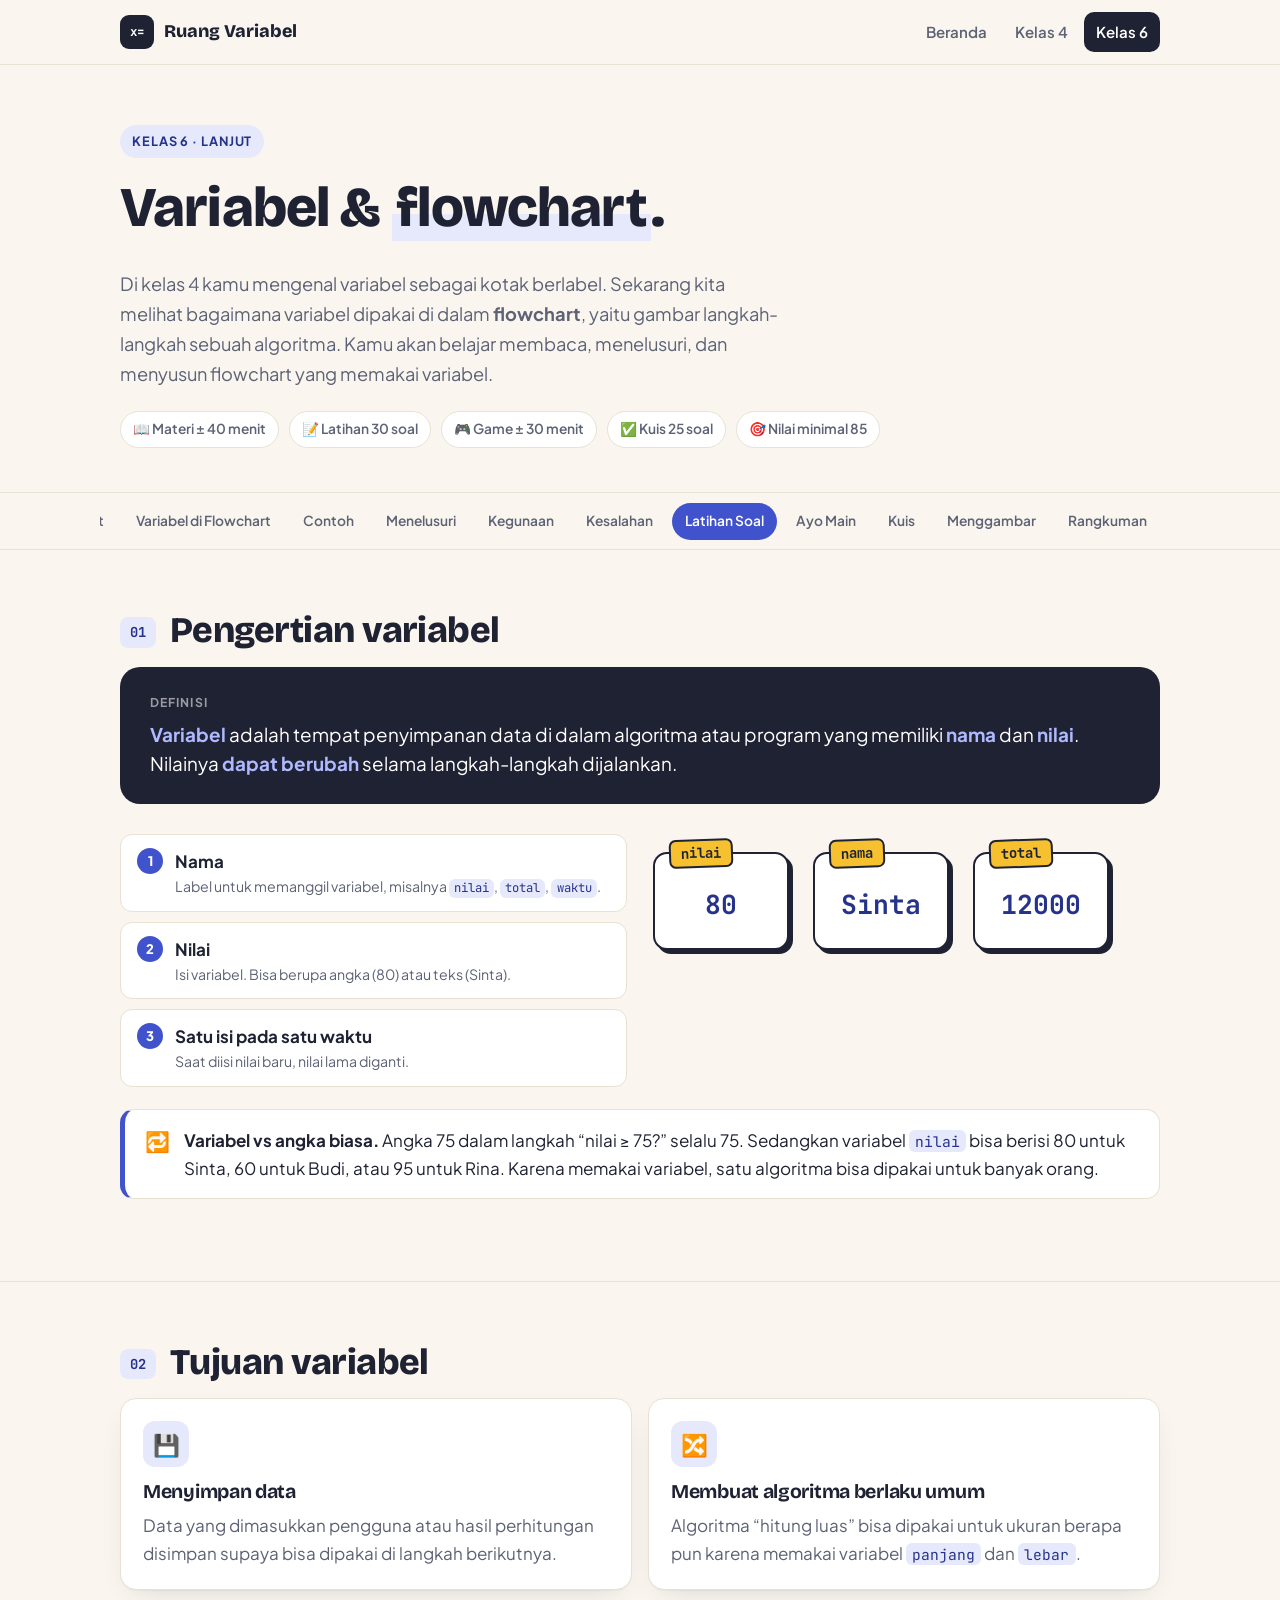
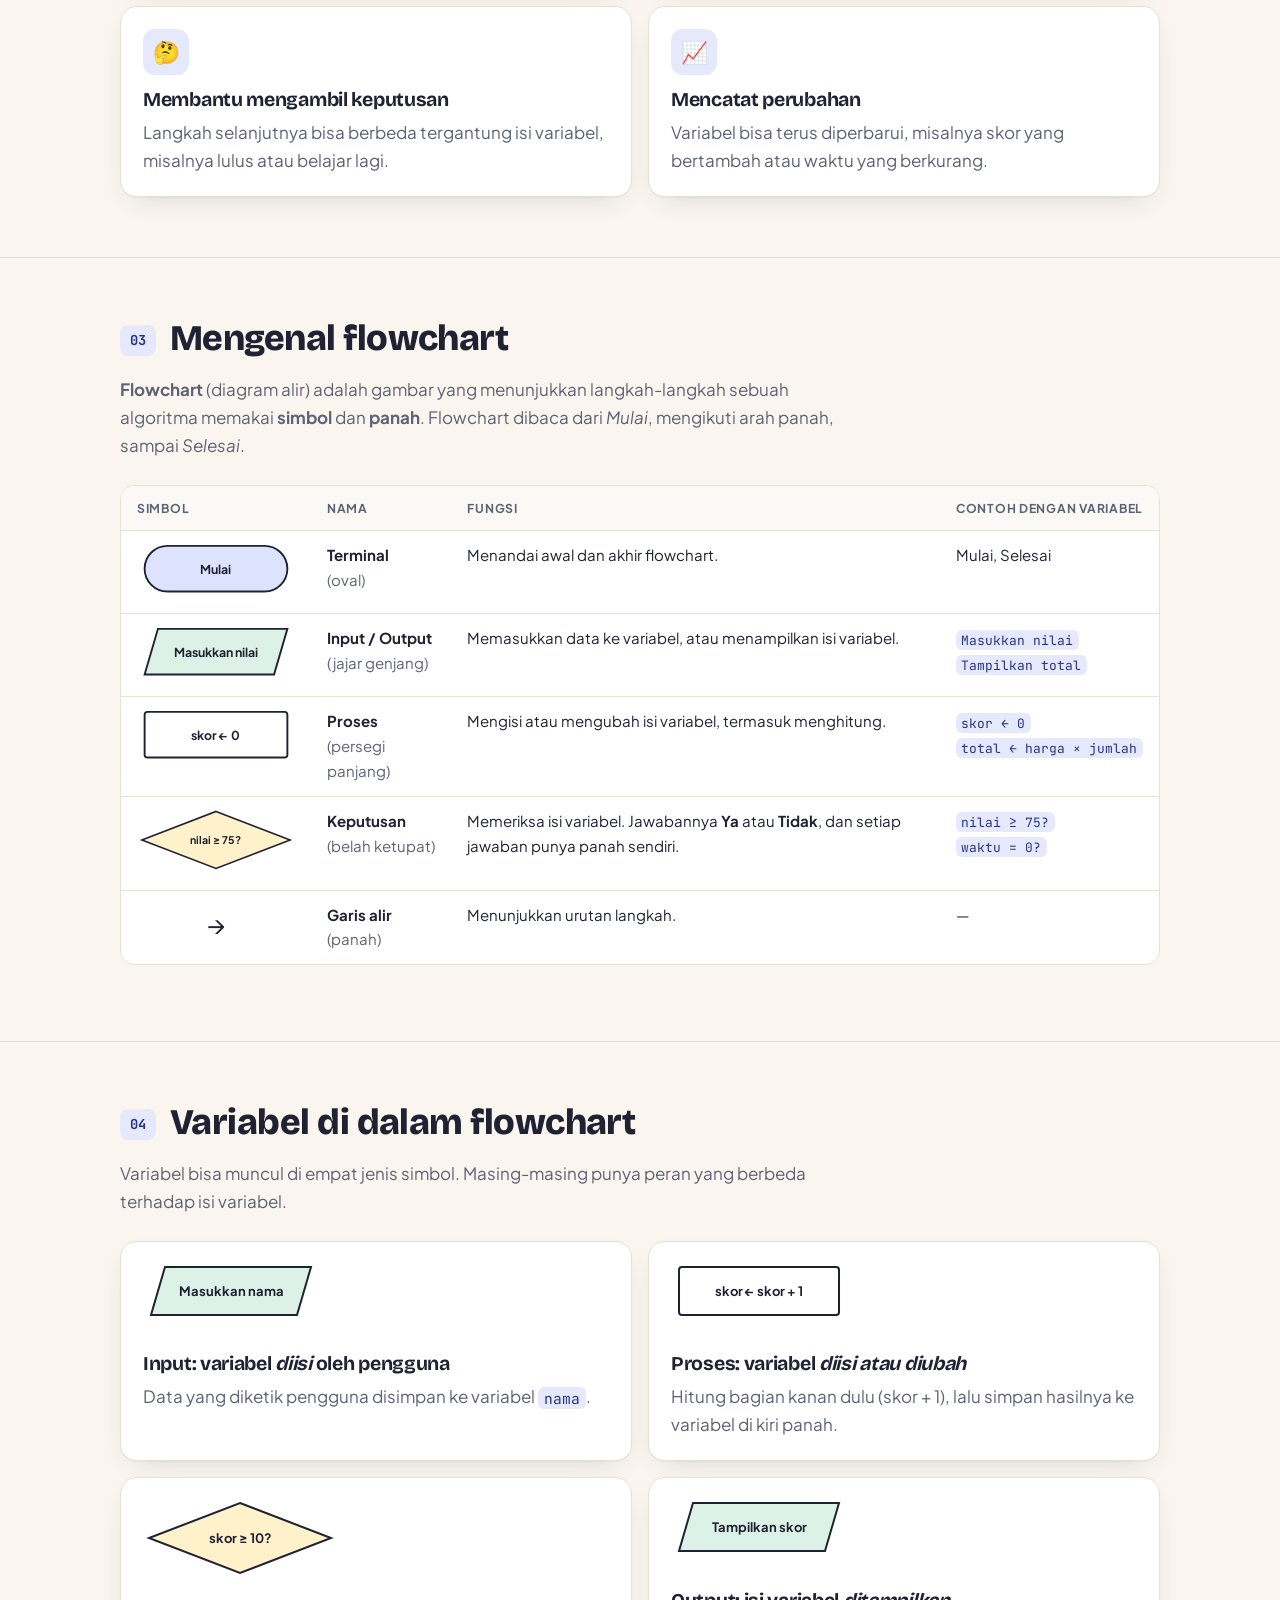
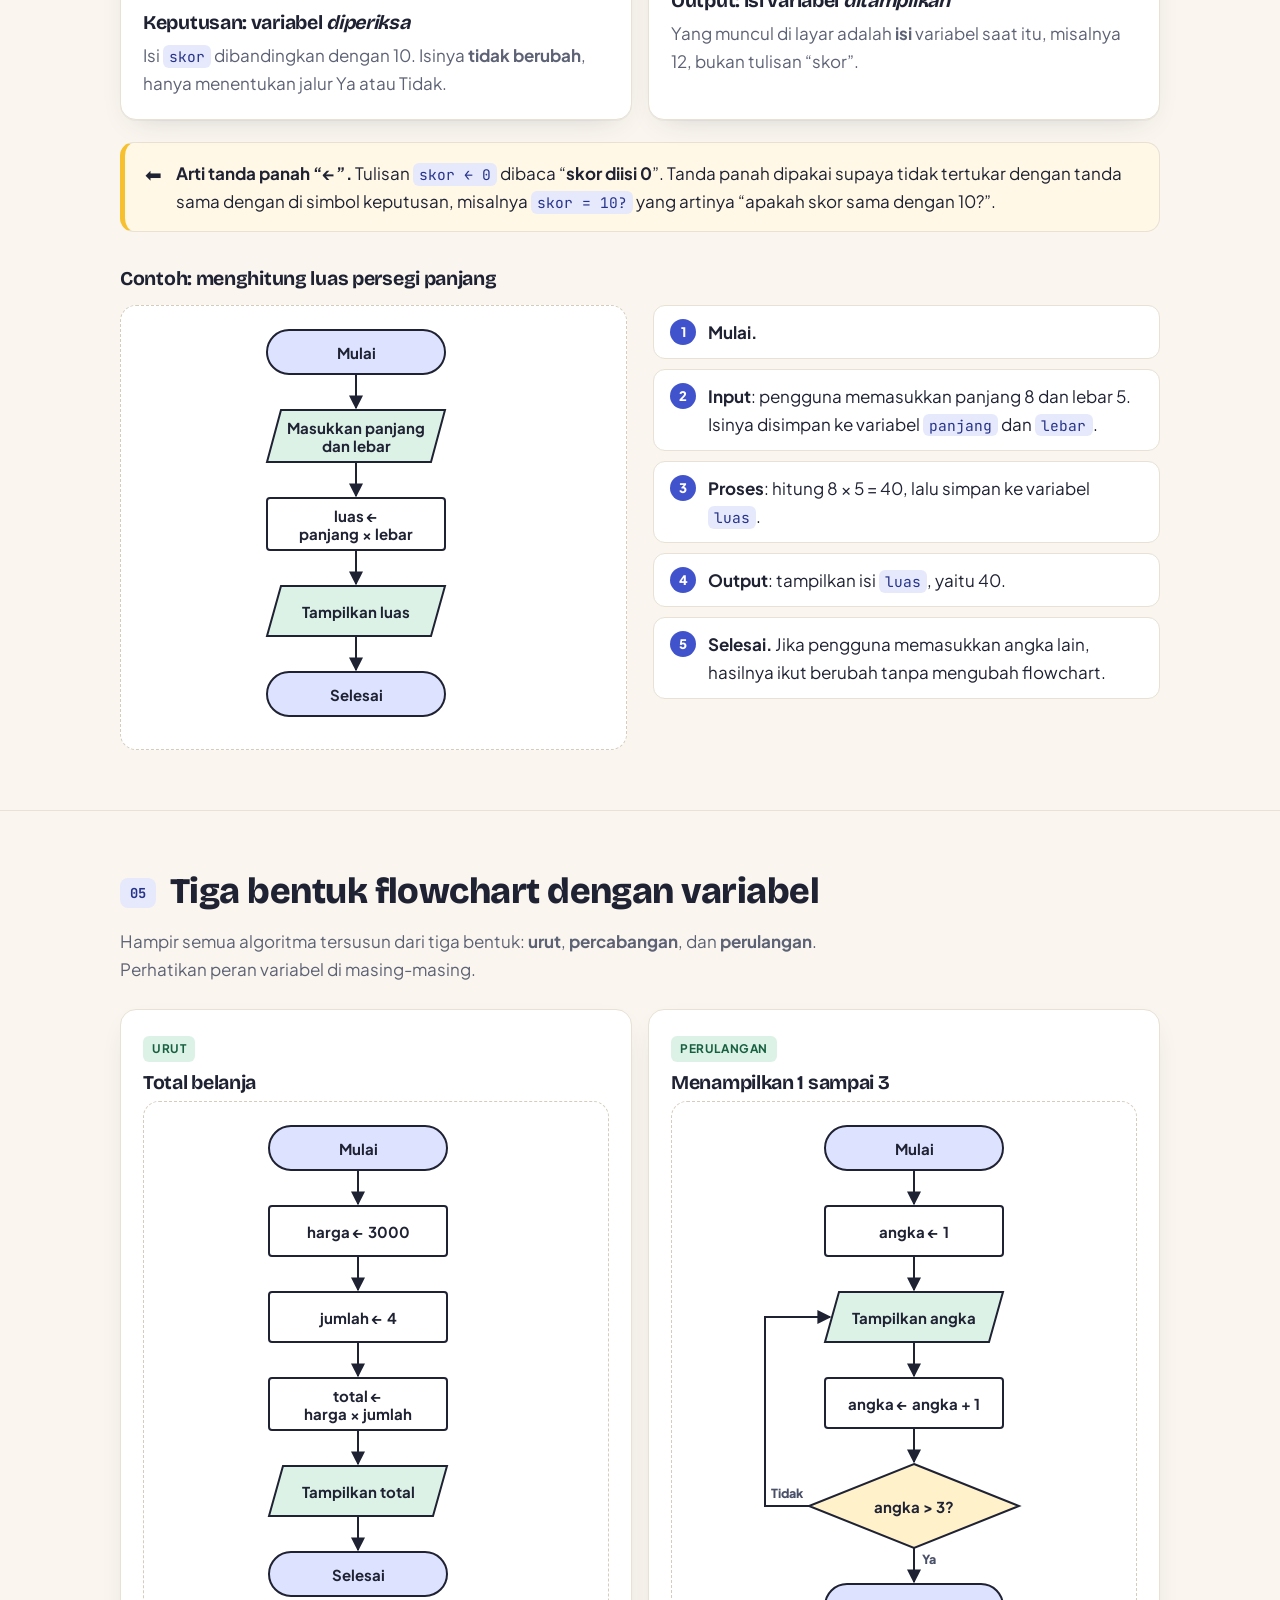
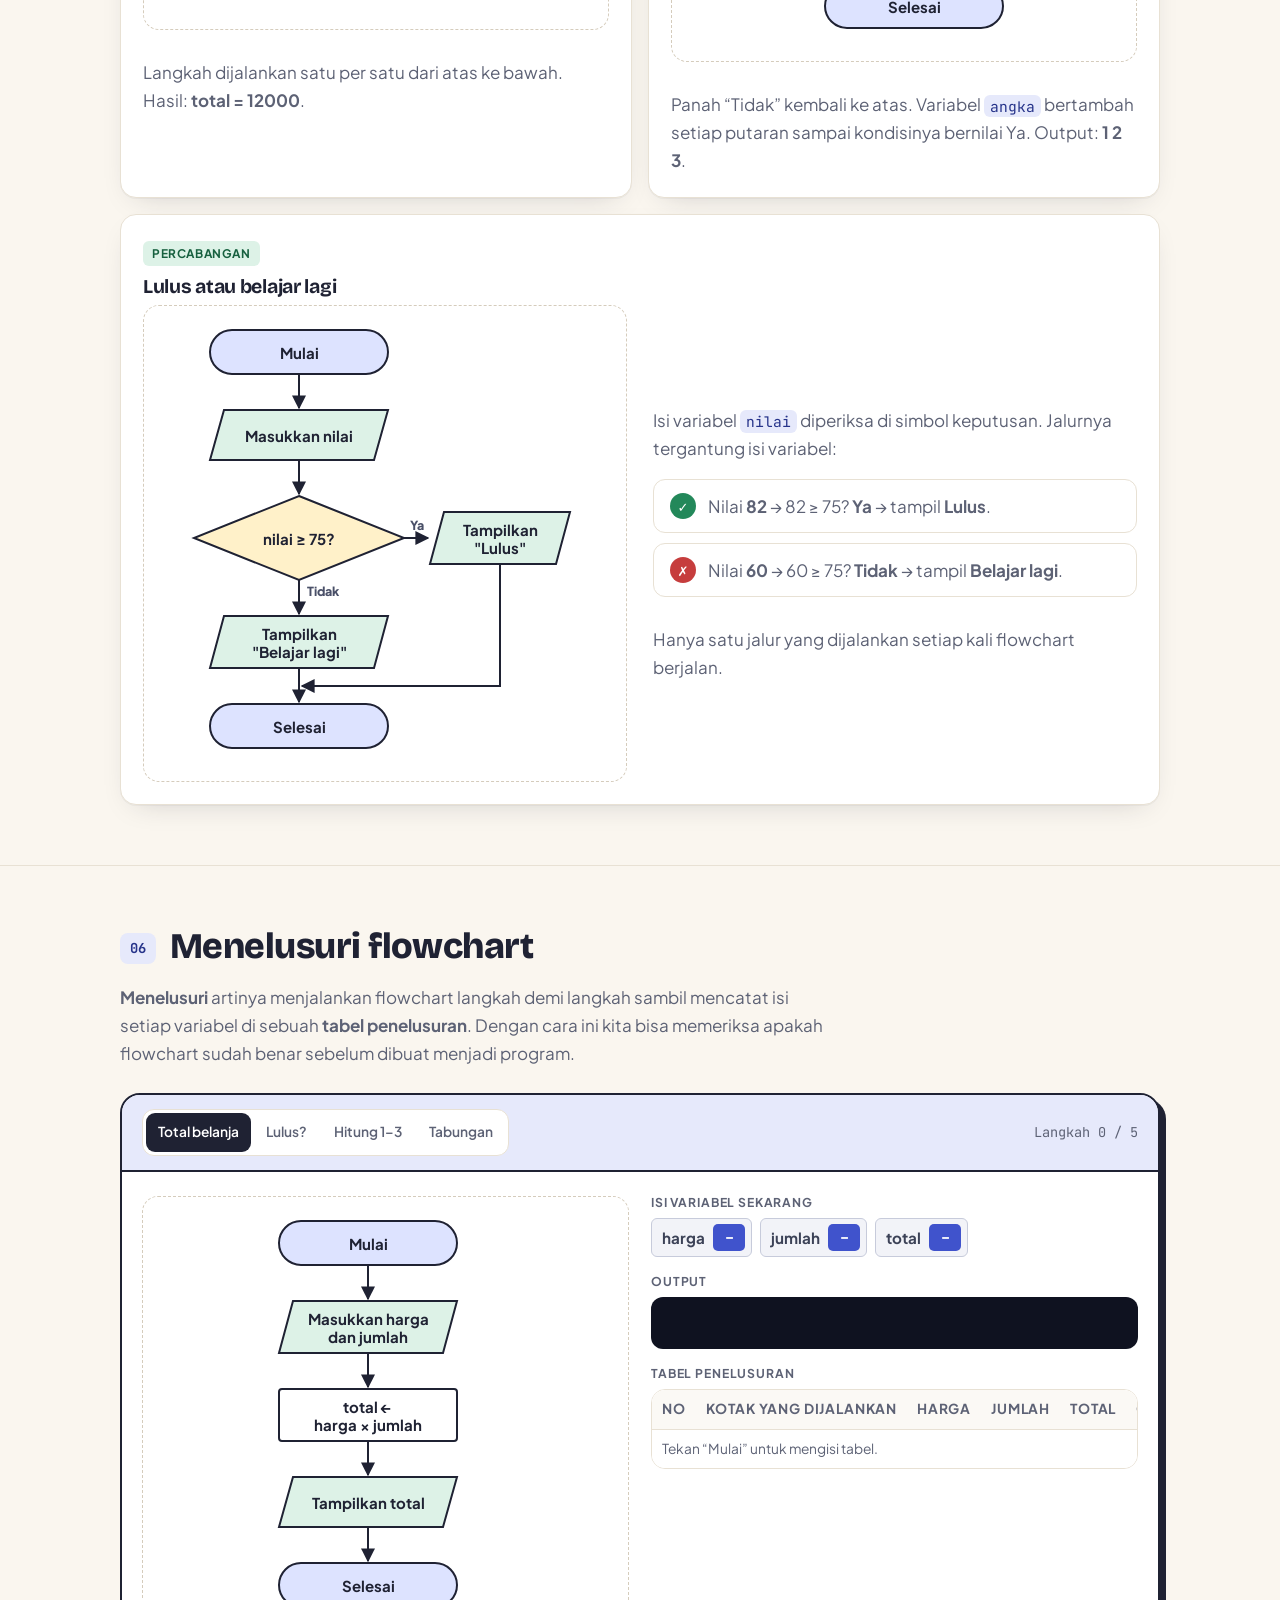
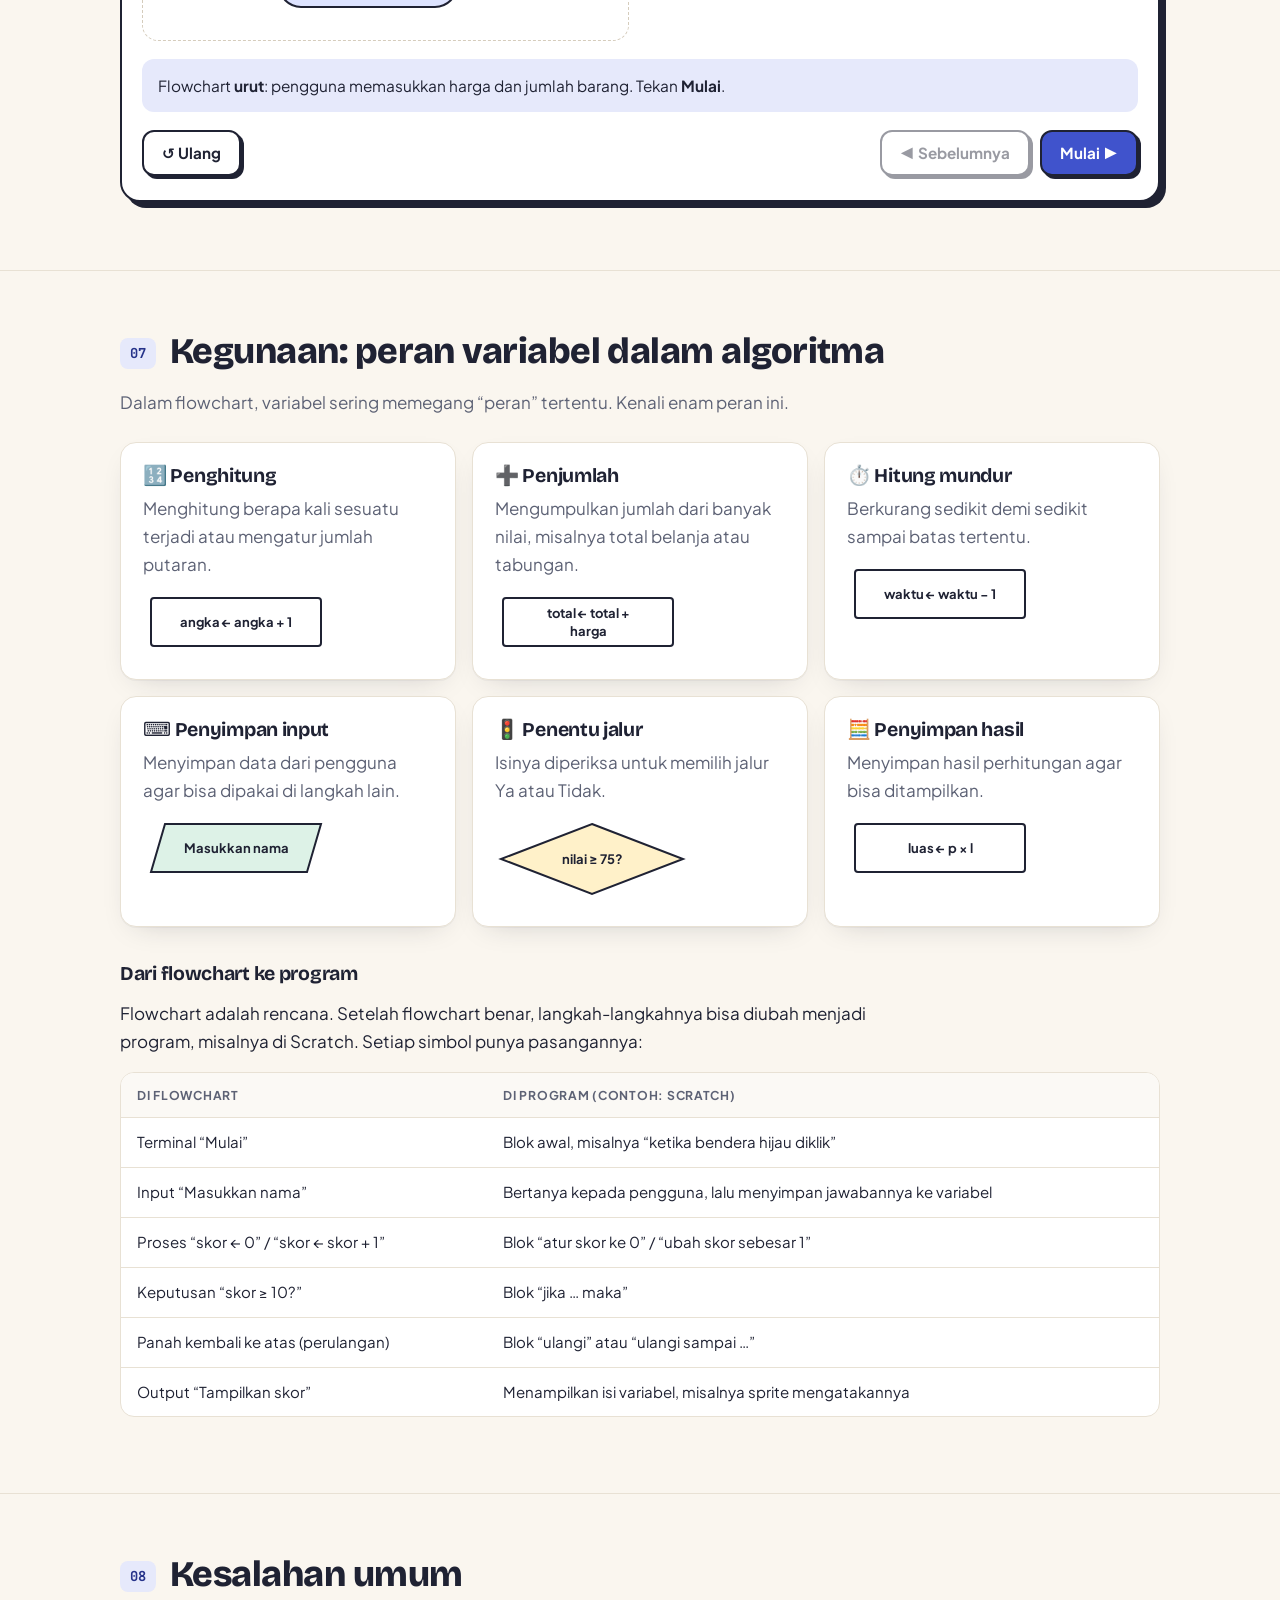
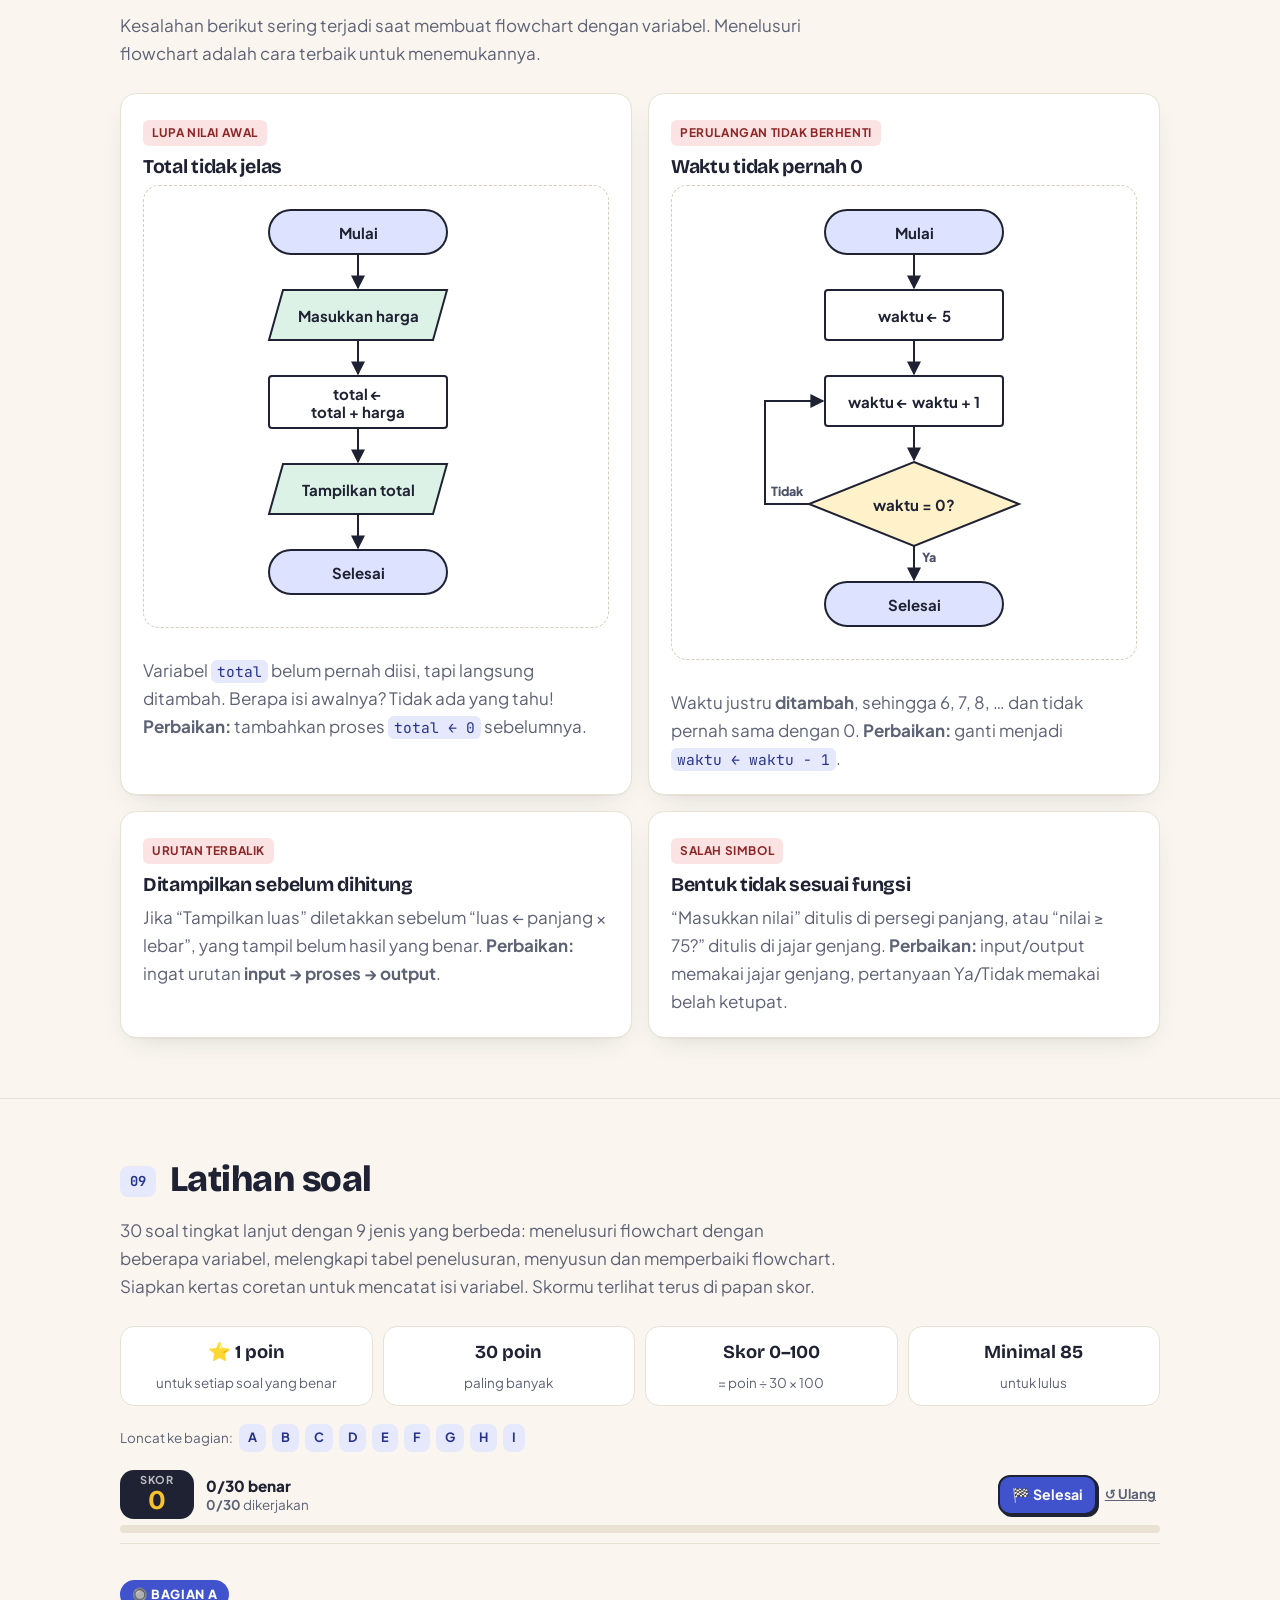
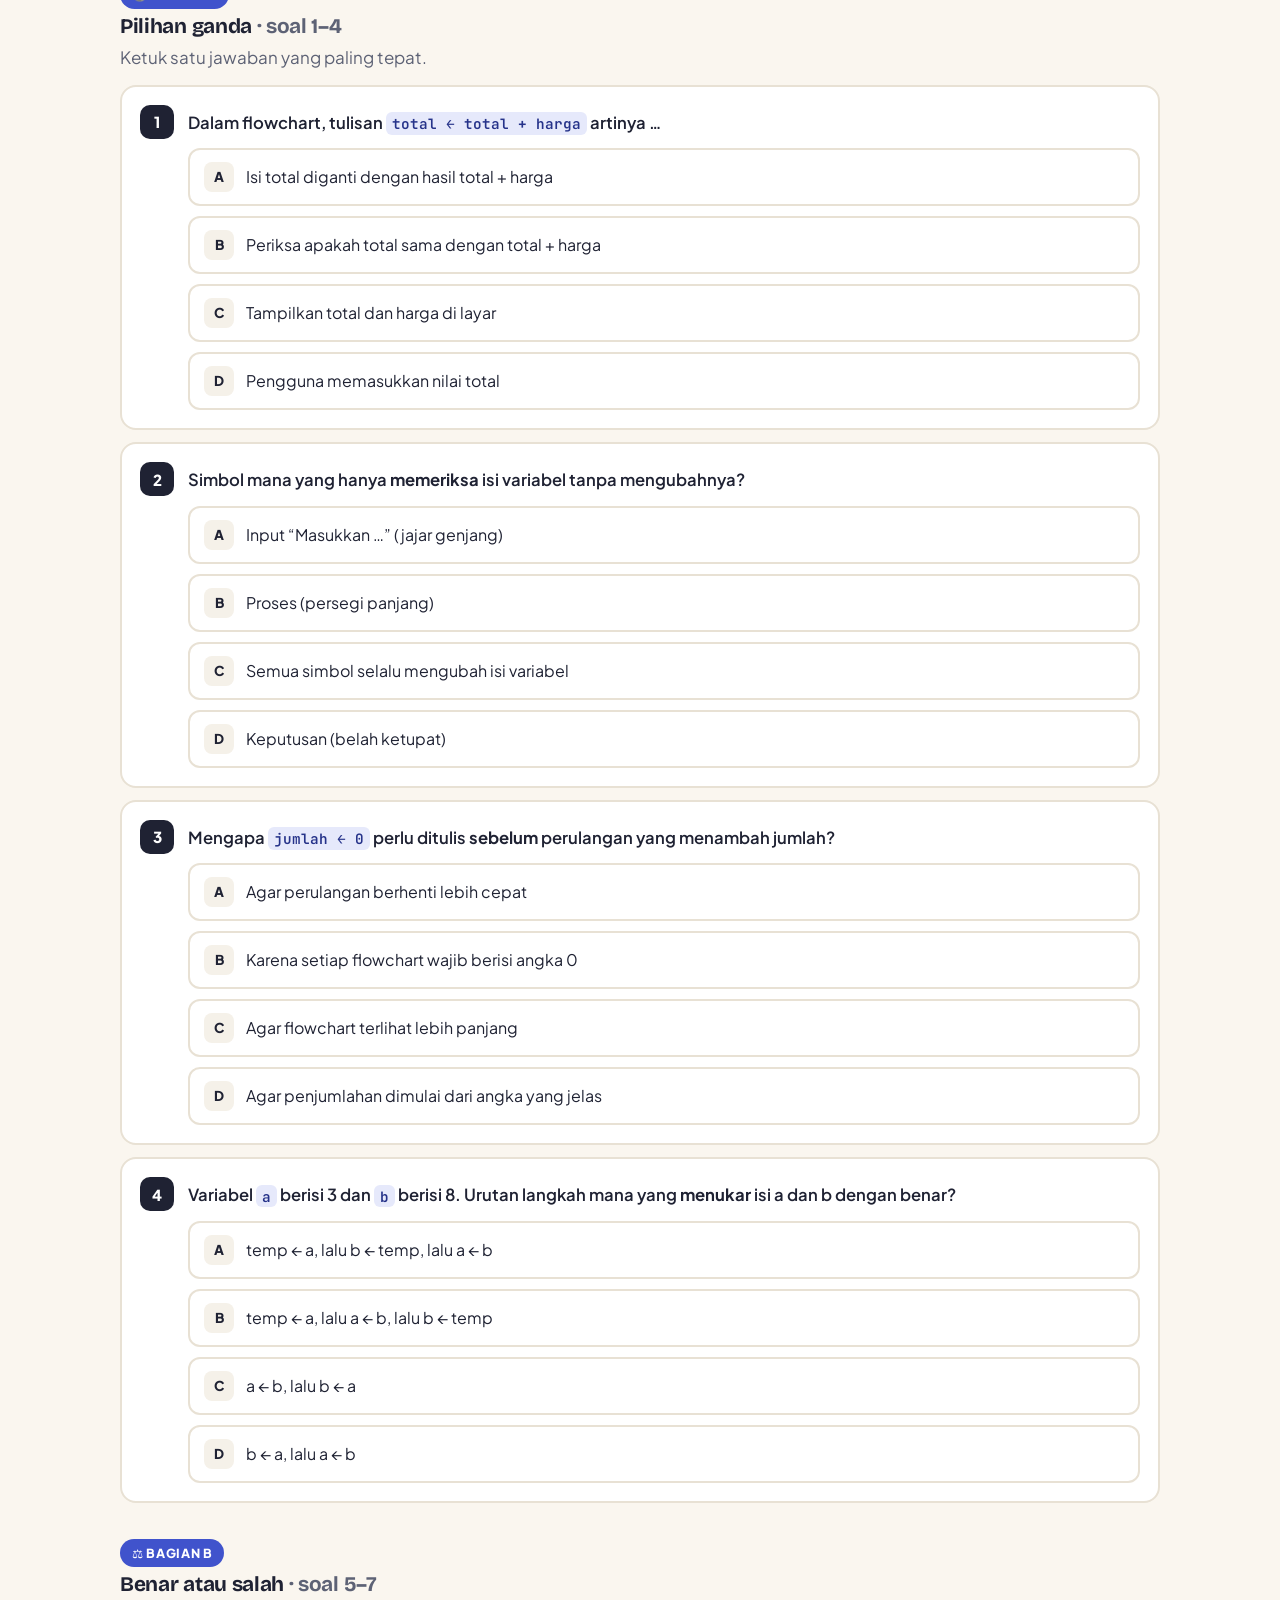
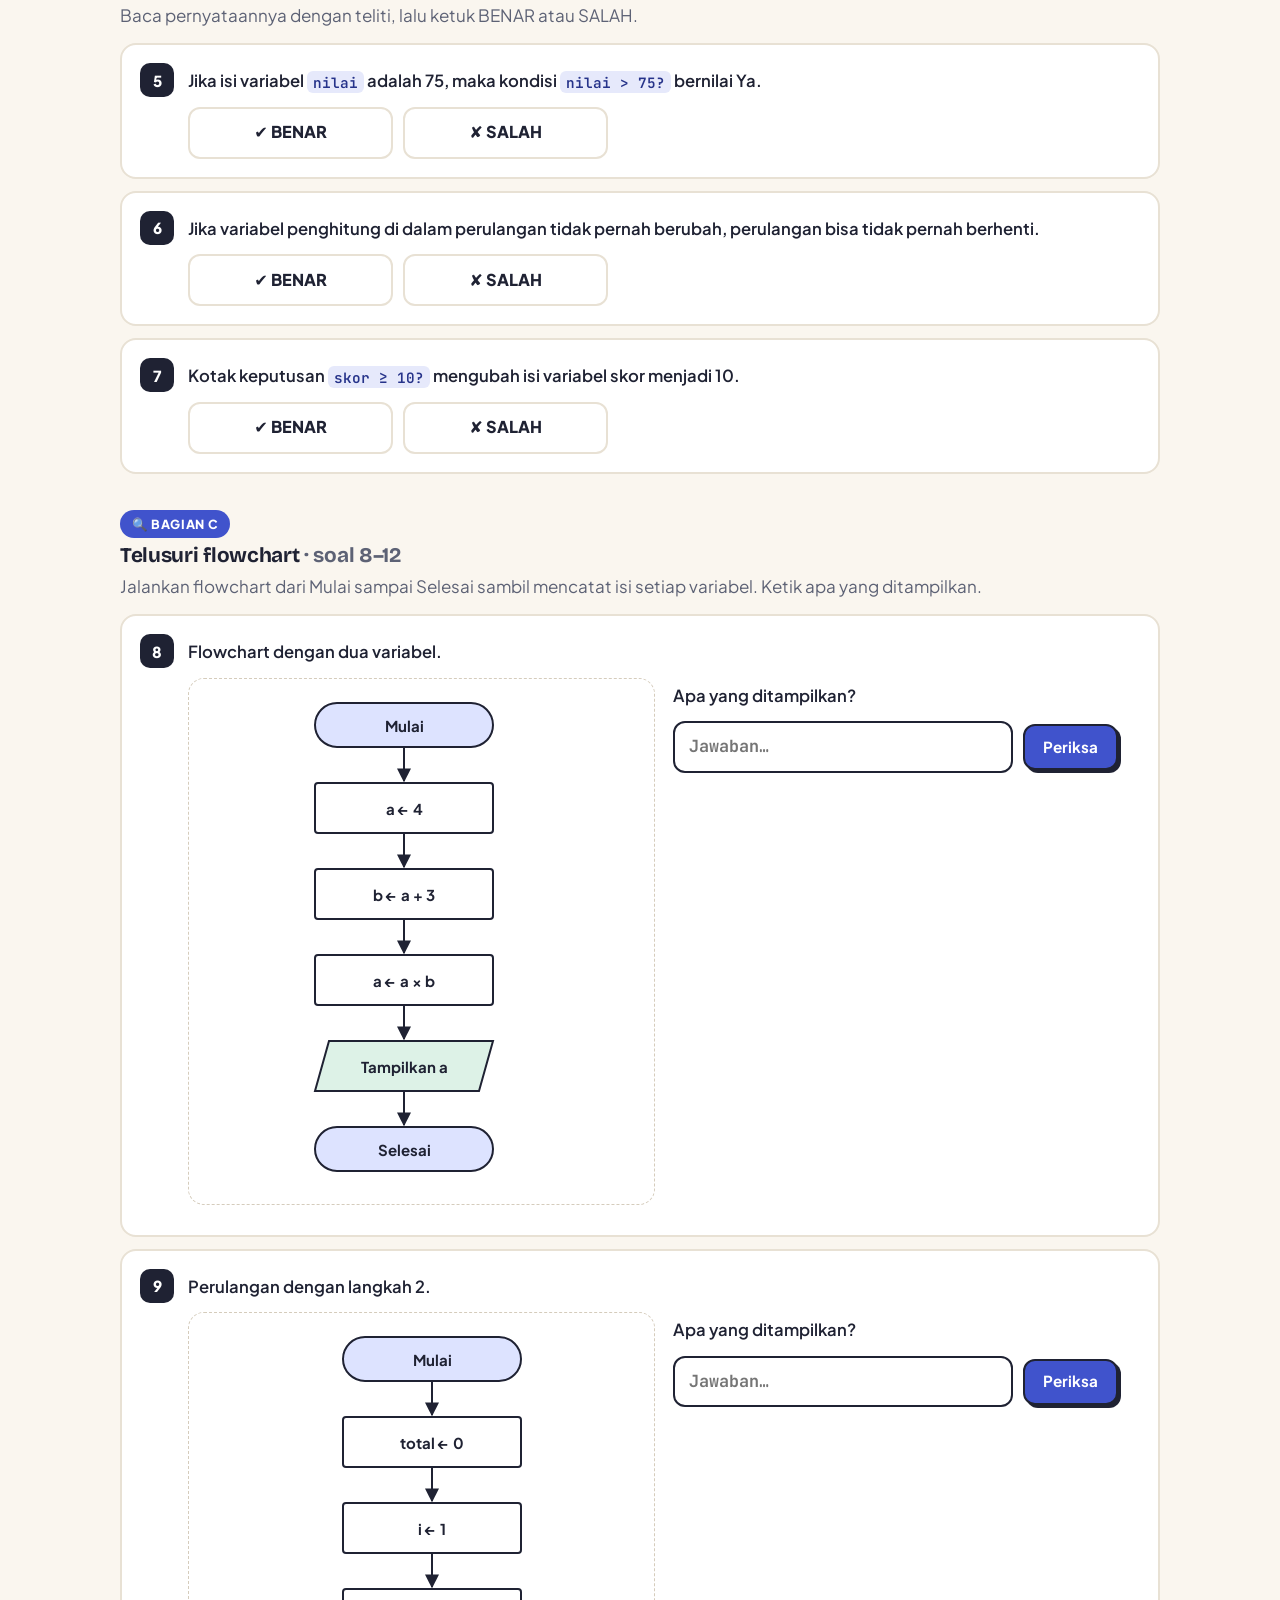
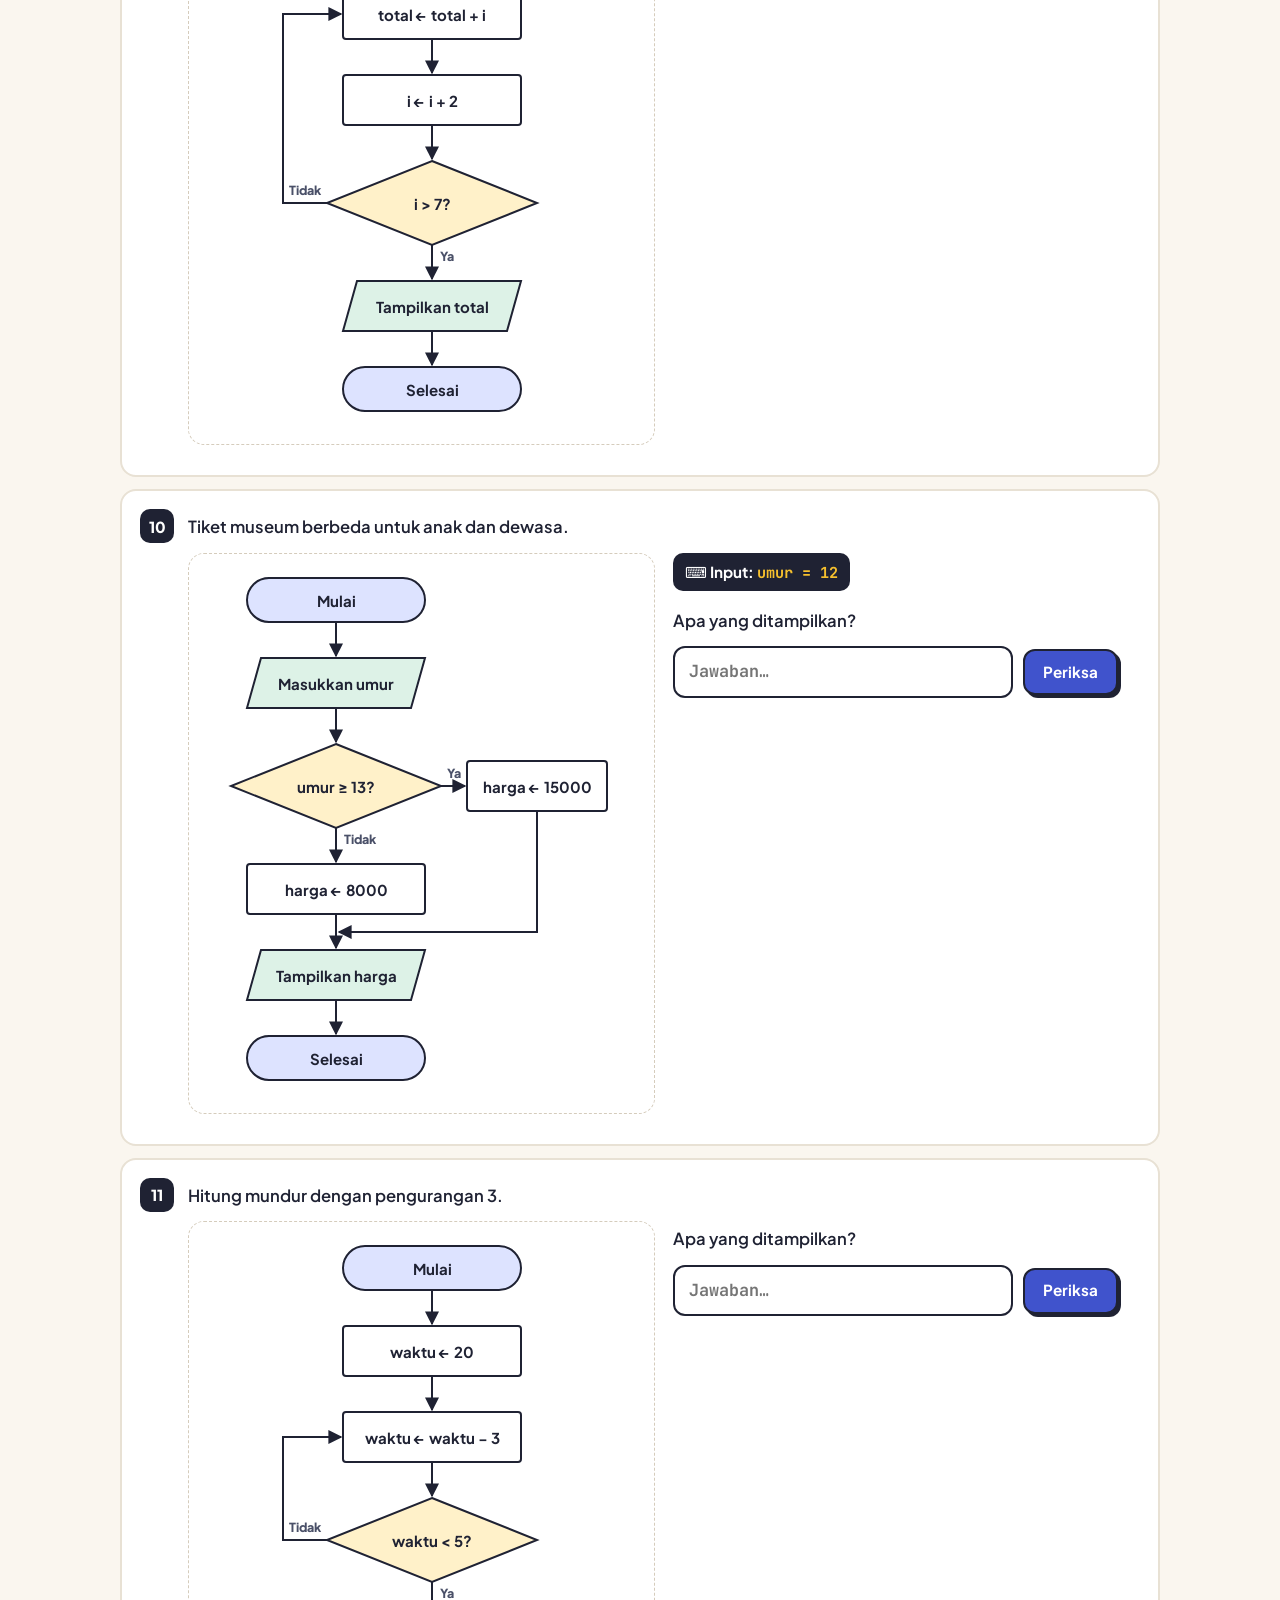
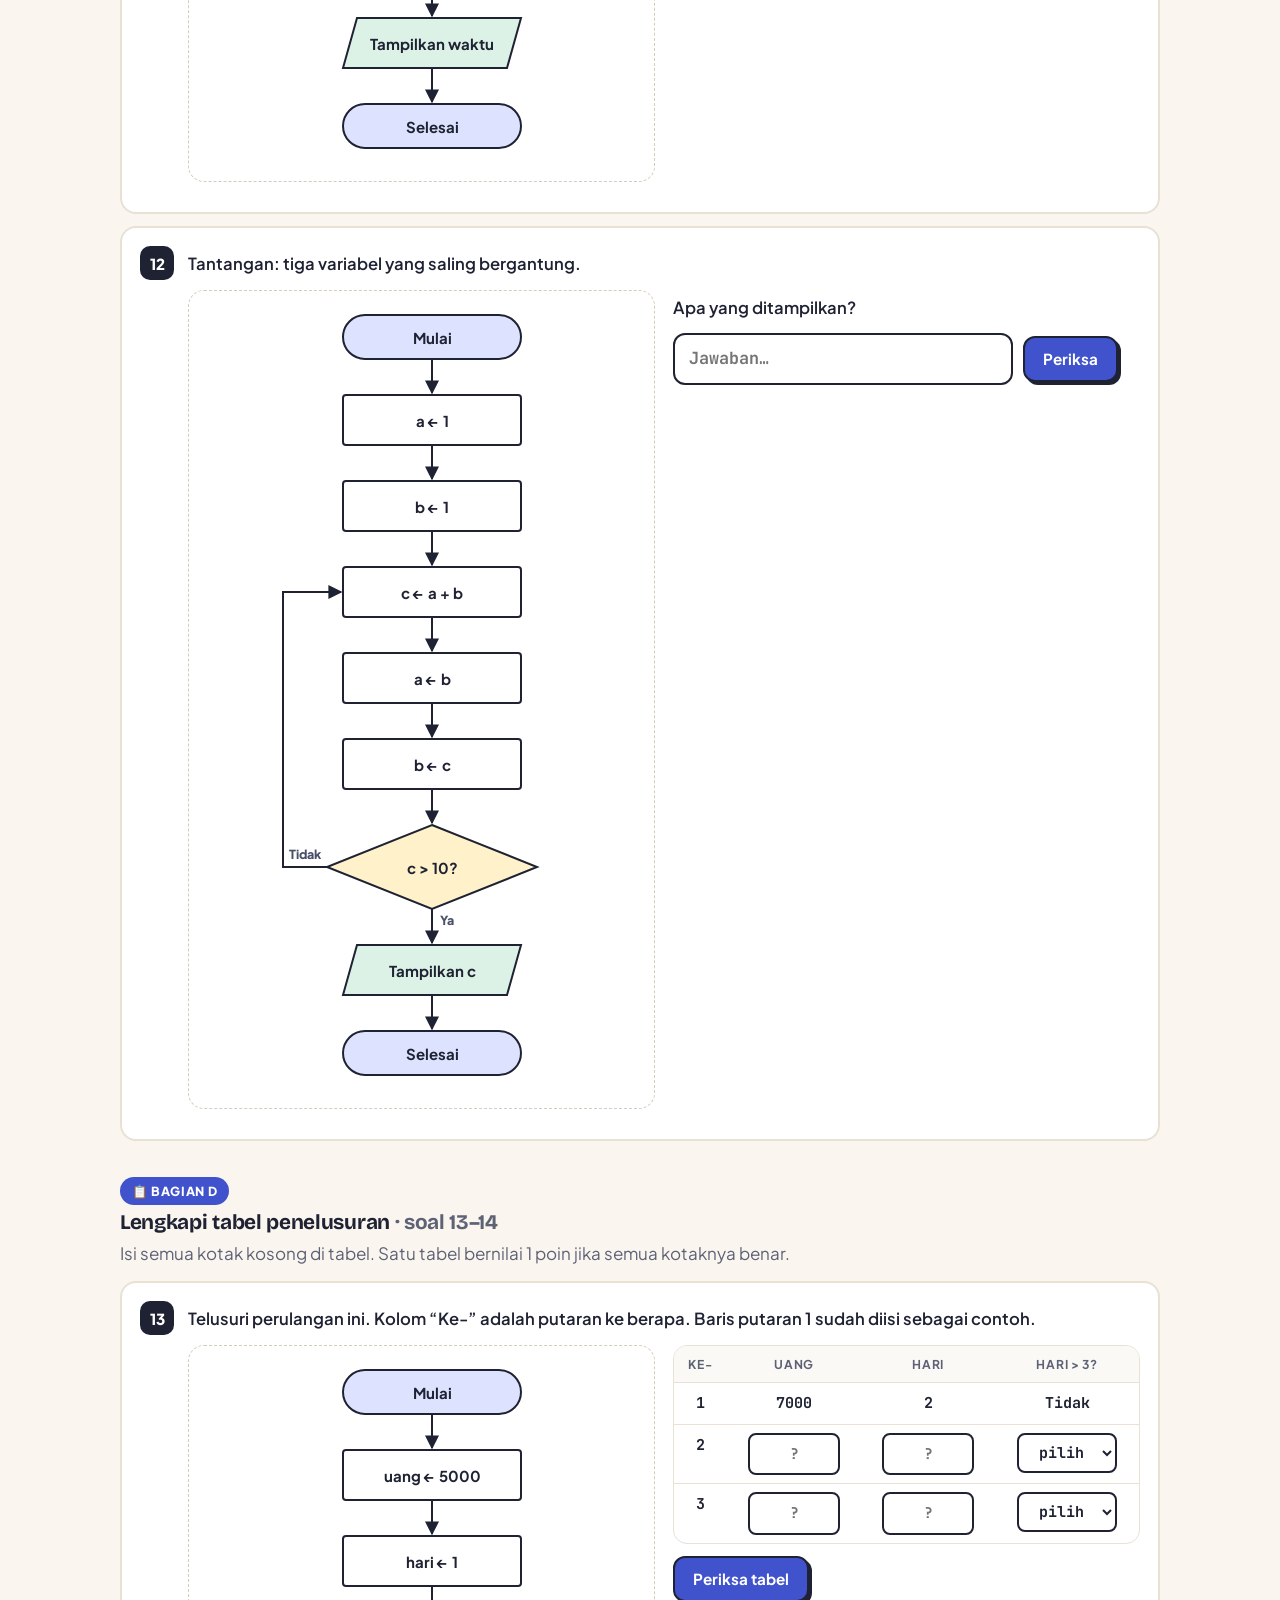
<file: kelas-6.html>
<!doctype html>
<html lang="id">
<head>
  <meta charset="utf-8">
  <meta name="viewport" content="width=device-width, initial-scale=1">
  <title>Variabel & Flowchart Kelas 6 — Ruang Variabel</title>
  <meta name="description" content="Materi variabel kelas 6 dihubungkan dengan flowchart: simbol flowchart, variabel di setiap simbol, menelusuri flowchart, game Detektif Flowchart, dan kuis 25 soal.">
  <meta name="theme-color" content="#FAF6EF">
  <link rel="icon" href="favicon.svg" type="image/svg+xml">
  <link rel="preconnect" href="https://fonts.googleapis.com">
  <link rel="preconnect" href="https://fonts.gstatic.com" crossorigin>
  <link href="https://fonts.googleapis.com/css2?family=Bricolage+Grotesque:opsz,wght@12..96,600;12..96,800&family=JetBrains+Mono:wght@400;600;700&family=Plus+Jakarta+Sans:wght@400;500;600;700&display=swap" rel="stylesheet">
  <link rel="stylesheet" href="style.css">
</head>
<body class="k6">

<header class="nav">
  <div class="container nav-inner">
    <a class="brand" href="index.html"><span class="brand-mark">x=</span><span class="brand-text">Ruang Variabel</span></a>
    <nav class="nav-links" aria-label="Navigasi utama">
      <a href="index.html">Beranda</a>
      <a href="kelas-4.html">Kelas 4</a>
      <a href="kelas-6.html" aria-current="page">Kelas 6</a>
    </nav>
  </div>
</header>

<main>
  <section class="hero">
    <div class="container">
      <span class="eyebrow">Kelas 6 · Lanjut</span>
      <h1>Variabel &amp; <span class="mark">flowchart</span>.</h1>
      <p class="lead">Di kelas 4 kamu mengenal variabel sebagai kotak berlabel. Sekarang kita melihat bagaimana variabel dipakai di dalam <strong>flowchart</strong>, yaitu gambar langkah-langkah sebuah algoritma. Kamu akan belajar membaca, menelusuri, dan menyusun flowchart yang memakai variabel.</p>
      <div class="hero-meta">
        <span class="pill">📖 Materi ± 40 menit</span>
        <span class="pill">📝 Latihan 30 soal</span>
        <span class="pill">🎮 Game ± 30 menit</span>
        <span class="pill">✅ Kuis 25 soal</span>
        <span class="pill">🎯 Nilai minimal 85</span>
      </div>
    </div>
  </section>

  <nav class="toc" aria-label="Daftar isi">
    <div class="toc-inner">
      <a href="#pengertian">Pengertian</a>
      <a href="#tujuan">Tujuan</a>
      <a href="#flowchart">Flowchart</a>
      <a href="#variabel-flowchart">Variabel di Flowchart</a>
      <a href="#contoh">Contoh</a>
      <a href="#menelusuri">Menelusuri</a>
      <a href="#kegunaan">Kegunaan</a>
      <a href="#kesalahan">Kesalahan</a>
      <a href="#latihan-soal">Latihan Soal</a>
      <a href="#main">Ayo Main</a>
      <a href="#kuis">Kuis</a>
      <a href="#latihan">Menggambar</a>
      <a href="#rangkuman">Rangkuman</a>
    </div>
  </nav>

  <!-- 01 PENGERTIAN -->
  <section class="section" id="pengertian">
    <div class="container">
      <div class="section-head"><span class="section-num">01</span><h2>Pengertian variabel</h2></div>
      <div class="definition">
        <span class="label">Definisi</span>
        <strong>Variabel</strong> adalah tempat penyimpanan data di dalam algoritma atau program yang memiliki <strong>nama</strong> dan <strong>nilai</strong>. Nilainya <strong>dapat berubah</strong> selama langkah-langkah dijalankan.
      </div>
      <div class="split">
        <ul class="rules">
          <li><span class="badge-num">1</span><p><strong>Nama</strong><small>Label untuk memanggil variabel, misalnya <code>nilai</code>, <code>total</code>, <code>waktu</code>.</small></p></li>
          <li><span class="badge-num">2</span><p><strong>Nilai</strong><small>Isi variabel. Bisa berupa angka (80) atau teks (Sinta).</small></p></li>
          <li><span class="badge-num">3</span><p><strong>Satu isi pada satu waktu</strong><small>Saat diisi nilai baru, nilai lama diganti.</small></p></li>
        </ul>
        <div>
          <div class="vbox-row">
            <div class="vbox"><span class="vbox-label">nilai</span><span class="vbox-value">80</span></div>
            <div class="vbox"><span class="vbox-label">nama</span><span class="vbox-value">Sinta</span></div>
            <div class="vbox"><span class="vbox-label">total</span><span class="vbox-value">12000</span></div>
          </div>
        </div>
      </div>
      <div class="callout">
        <span class="callout-icon">🔁</span>
        <div><p><strong>Variabel vs angka biasa.</strong> Angka 75 dalam langkah “nilai ≥ 75?” selalu 75. Sedangkan variabel <code>nilai</code> bisa berisi 80 untuk Sinta, 60 untuk Budi, atau 95 untuk Rina. Karena memakai variabel, satu algoritma bisa dipakai untuk banyak orang.</p></div>
      </div>
    </div>
  </section>

  <!-- 02 TUJUAN -->
  <section class="section" id="tujuan">
    <div class="container">
      <div class="section-head"><span class="section-num">02</span><h2>Tujuan variabel</h2></div>
      <div class="grid grid-2">
        <div class="card"><div class="icon">💾</div><h3>Menyimpan data</h3><p>Data yang dimasukkan pengguna atau hasil perhitungan disimpan supaya bisa dipakai di langkah berikutnya.</p></div>
        <div class="card"><div class="icon">🔀</div><h3>Membuat algoritma berlaku umum</h3><p>Algoritma “hitung luas” bisa dipakai untuk ukuran berapa pun karena memakai variabel <code>panjang</code> dan <code>lebar</code>.</p></div>
        <div class="card"><div class="icon">🤔</div><h3>Membantu mengambil keputusan</h3><p>Langkah selanjutnya bisa berbeda tergantung isi variabel, misalnya lulus atau belajar lagi.</p></div>
        <div class="card"><div class="icon">📈</div><h3>Mencatat perubahan</h3><p>Variabel bisa terus diperbarui, misalnya skor yang bertambah atau waktu yang berkurang.</p></div>
      </div>
    </div>
  </section>

  <!-- 03 FLOWCHART -->
  <section class="section" id="flowchart">
    <div class="container">
      <div class="section-head"><span class="section-num">03</span><h2>Mengenal flowchart</h2></div>
      <p class="section-intro"><strong>Flowchart</strong> (diagram alir) adalah gambar yang menunjukkan langkah-langkah sebuah algoritma memakai <strong>simbol</strong> dan <strong>panah</strong>. Flowchart dibaca dari <em>Mulai</em>, mengikuti arah panah, sampai <em>Selesai</em>.</p>

      <div class="table-wrap symbol-table">
        <table>
          <thead><tr><th>Simbol</th><th>Nama</th><th>Fungsi</th><th>Contoh dengan variabel</th></tr></thead>
          <tbody>
            <tr><td><span data-shape="start" data-text="Mulai"></span></td><td><b>Terminal</b><br><span class="muted">(oval)</span></td><td>Menandai awal dan akhir flowchart.</td><td>Mulai, Selesai</td></tr>
            <tr><td><span data-shape="io" data-text="Masukkan nilai"></span></td><td><b>Input / Output</b><br><span class="muted">(jajar genjang)</span></td><td>Memasukkan data ke variabel, atau menampilkan isi variabel.</td><td><code>Masukkan nilai</code><br><code>Tampilkan total</code></td></tr>
            <tr><td><span data-shape="proc" data-text="skor ← 0"></span></td><td><b>Proses</b><br><span class="muted">(persegi panjang)</span></td><td>Mengisi atau mengubah isi variabel, termasuk menghitung.</td><td><code>skor ← 0</code><br><code>total ← harga × jumlah</code></td></tr>
            <tr><td><span data-shape="dec" data-text="nilai ≥ 75?"></span></td><td><b>Keputusan</b><br><span class="muted">(belah ketupat)</span></td><td>Memeriksa isi variabel. Jawabannya <b>Ya</b> atau <b>Tidak</b>, dan setiap jawaban punya panah sendiri.</td><td><code>nilai ≥ 75?</code><br><code>waktu = 0?</code></td></tr>
            <tr><td style="font-size:1.6rem;text-align:center">→</td><td><b>Garis alir</b><br><span class="muted">(panah)</span></td><td>Menunjukkan urutan langkah.</td><td>—</td></tr>
          </tbody>
        </table>
      </div>
    </div>
  </section>

  <!-- 04 VARIABEL DI FLOWCHART -->
  <section class="section" id="variabel-flowchart">
    <div class="container">
      <div class="section-head"><span class="section-num">04</span><h2>Variabel di dalam flowchart</h2></div>
      <p class="section-intro">Variabel bisa muncul di empat jenis simbol. Masing-masing punya peran yang berbeda terhadap isi variabel.</p>
      <div class="grid grid-2">
        <div class="card">
          <span data-shape="io" data-text="Masukkan nama" data-w="160"></span>
          <h3 class="mt-2">Input: variabel <em>diisi</em> oleh pengguna</h3>
          <p>Data yang diketik pengguna disimpan ke variabel <code>nama</code>.</p>
        </div>
        <div class="card">
          <span data-shape="proc" data-text="skor ← skor + 1" data-w="160"></span>
          <h3 class="mt-2">Proses: variabel <em>diisi atau diubah</em></h3>
          <p>Hitung bagian kanan dulu (skor + 1), lalu simpan hasilnya ke variabel di kiri panah.</p>
        </div>
        <div class="card">
          <span data-shape="dec" data-text="skor ≥ 10?" data-w="150"></span>
          <h3 class="mt-2">Keputusan: variabel <em>diperiksa</em></h3>
          <p>Isi <code>skor</code> dibandingkan dengan 10. Isinya <b>tidak berubah</b>, hanya menentukan jalur Ya atau Tidak.</p>
        </div>
        <div class="card">
          <span data-shape="io" data-text="Tampilkan skor" data-w="160"></span>
          <h3 class="mt-2">Output: isi variabel <em>ditampilkan</em></h3>
          <p>Yang muncul di layar adalah <b>isi</b> variabel saat itu, misalnya 12, bukan tulisan “skor”.</p>
        </div>
      </div>

      <div class="callout warn">
        <span class="callout-icon">⬅️</span>
        <div><p><strong>Arti tanda panah “←”.</strong> Tulisan <code>skor ← 0</code> dibaca “<b>skor diisi 0</b>”. Tanda panah dipakai supaya tidak tertukar dengan tanda sama dengan di simbol keputusan, misalnya <code>skor = 10?</code> yang artinya “apakah skor sama dengan 10?”.</p></div>
      </div>

      <h3 class="subhead">Contoh: menghitung luas persegi panjang</h3>
      <div class="split">
        <div class="flow-box" data-flow="luas"></div>
        <div>
          <ol class="rules" style="list-style:none">
            <li><span class="badge-num">1</span><p><b>Mulai.</b></p></li>
            <li><span class="badge-num">2</span><p><b>Input</b>: pengguna memasukkan panjang 8 dan lebar 5. Isinya disimpan ke variabel <code>panjang</code> dan <code>lebar</code>.</p></li>
            <li><span class="badge-num">3</span><p><b>Proses</b>: hitung 8 × 5 = 40, lalu simpan ke variabel <code>luas</code>.</p></li>
            <li><span class="badge-num">4</span><p><b>Output</b>: tampilkan isi <code>luas</code>, yaitu 40.</p></li>
            <li><span class="badge-num">5</span><p><b>Selesai.</b> Jika pengguna memasukkan angka lain, hasilnya ikut berubah tanpa mengubah flowchart.</p></li>
          </ol>
        </div>
      </div>
    </div>
  </section>

  <!-- 05 CONTOH -->
  <section class="section" id="contoh">
    <div class="container">
      <div class="section-head"><span class="section-num">05</span><h2>Tiga bentuk flowchart dengan variabel</h2></div>
      <p class="section-intro">Hampir semua algoritma tersusun dari tiga bentuk: <b>urut</b>, <b>percabangan</b>, dan <b>perulangan</b>. Perhatikan peran variabel di masing-masing.</p>
      <div class="grid grid-2">
        <div class="card">
          <span class="card-tag tag-good">Urut</span>
          <h3>Total belanja</h3>
          <div class="flow-box" data-flow="belanja"></div>
          <p class="mt-2">Langkah dijalankan satu per satu dari atas ke bawah. Hasil: <b>total = 12000</b>.</p>
        </div>
        <div class="card">
          <span class="card-tag tag-good">Perulangan</span>
          <h3>Menampilkan 1 sampai 3</h3>
          <div class="flow-box" data-flow="hitung"></div>
          <p class="mt-2">Panah “Tidak” kembali ke atas. Variabel <code>angka</code> bertambah setiap putaran sampai kondisinya bernilai Ya. Output: <b>1 2 3</b>.</p>
        </div>
        <div class="card" style="grid-column:1/-1">
          <span class="card-tag tag-good">Percabangan</span>
          <h3>Lulus atau belajar lagi</h3>
          <div class="split" style="align-items:center">
            <div class="flow-box" data-flow="lulus"></div>
            <div>
              <p>Isi variabel <code>nilai</code> diperiksa di simbol keputusan. Jalurnya tergantung isi variabel:</p>
              <ul class="rules">
                <li><span class="badge-ok">✓</span><p>Nilai <b>82</b> → 82 ≥ 75? <b>Ya</b> → tampil <b>Lulus</b>.</p></li>
                <li><span class="badge-bad">✗</span><p>Nilai <b>60</b> → 60 ≥ 75? <b>Tidak</b> → tampil <b>Belajar lagi</b>.</p></li>
              </ul>
              <p class="mt-2">Hanya satu jalur yang dijalankan setiap kali flowchart berjalan.</p>
            </div>
          </div>
        </div>
      </div>
    </div>
  </section>

  <!-- 06 MENELUSURI -->
  <section class="section" id="menelusuri">
    <div class="container">
      <div class="section-head"><span class="section-num">06</span><h2>Menelusuri flowchart</h2></div>
      <p class="section-intro"><strong>Menelusuri</strong> artinya menjalankan flowchart langkah demi langkah sambil mencatat isi setiap variabel di sebuah <strong>tabel penelusuran</strong>. Dengan cara ini kita bisa memeriksa apakah flowchart sudah benar sebelum dibuat menjadi program.</p>

      <div class="demo" data-flow-tracer="TRACE_K6">
        <div class="demo-head">
          <div class="seg" role="tablist" aria-label="Pilih flowchart">
            <button type="button" data-prog="belanja">Total belanja</button>
            <button type="button" data-prog="lulus">Lulus?</button>
            <button type="button" data-prog="hitung">Hitung 1–3</button>
            <button type="button" data-prog="tabungan">Tabungan</button>
          </div>
          <span class="step-count"></span>
        </div>
        <div class="demo-body">
          <div class="flow-tracer">
            <div class="flow-box" data-flow-svg></div>
            <div class="side-panel">
              <h4>Isi variabel sekarang</h4>
              <div class="monitors" data-vars></div>
              <h4>Output</h4>
              <div class="out-box" data-out></div>
              <h4>Tabel penelusuran</h4>
              <div class="table-wrap trace-table-wrap"><table class="trace-table"><thead></thead><tbody></tbody></table></div>
            </div>
          </div>
          <p class="tracer-note" aria-live="polite"></p>
          <div class="tracer-controls">
            <button class="btn" type="button" data-reset>↺ Ulang</button>
            <div class="btn-row">
              <button class="btn" type="button" data-prev>◀ Sebelumnya</button>
              <button class="btn btn-primary" type="button" data-next>Mulai ▶</button>
            </div>
          </div>
        </div>
      </div>
    </div>
  </section>

  <!-- 07 KEGUNAAN -->
  <section class="section" id="kegunaan">
    <div class="container">
      <div class="section-head"><span class="section-num">07</span><h2>Kegunaan: peran variabel dalam algoritma</h2></div>
      <p class="section-intro">Dalam flowchart, variabel sering memegang “peran” tertentu. Kenali enam peran ini.</p>
      <div class="grid grid-3">
        <div class="card"><h3>🔢 Penghitung</h3><p>Menghitung berapa kali sesuatu terjadi atau mengatur jumlah putaran.</p><span data-shape="proc" data-text="angka ← angka + 1" data-w="170"></span></div>
        <div class="card"><h3>➕ Penjumlah</h3><p>Mengumpulkan jumlah dari banyak nilai, misalnya total belanja atau tabungan.</p><span data-shape="proc" data-text="total ← total + harga" data-w="170"></span></div>
        <div class="card"><h3>⏱️ Hitung mundur</h3><p>Berkurang sedikit demi sedikit sampai batas tertentu.</p><span data-shape="proc" data-text="waktu ← waktu − 1" data-w="170"></span></div>
        <div class="card"><h3>⌨️ Penyimpan input</h3><p>Menyimpan data dari pengguna agar bisa dipakai di langkah lain.</p><span data-shape="io" data-text="Masukkan nama" data-w="170"></span></div>
        <div class="card"><h3>🚦 Penentu jalur</h3><p>Isinya diperiksa untuk memilih jalur Ya atau Tidak.</p><span data-shape="dec" data-text="nilai ≥ 75?" data-w="150"></span></div>
        <div class="card"><h3>🧮 Penyimpan hasil</h3><p>Menyimpan hasil perhitungan agar bisa ditampilkan.</p><span data-shape="proc" data-text="luas ← p × l" data-w="170"></span></div>
      </div>

      <h3 class="subhead">Dari flowchart ke program</h3>
      <p class="prose">Flowchart adalah rencana. Setelah flowchart benar, langkah-langkahnya bisa diubah menjadi program, misalnya di Scratch. Setiap simbol punya pasangannya:</p>
      <div class="table-wrap">
        <table>
          <thead><tr><th>Di flowchart</th><th>Di program (contoh: Scratch)</th></tr></thead>
          <tbody>
            <tr><td>Terminal “Mulai”</td><td>Blok awal, misalnya “ketika bendera hijau diklik”</td></tr>
            <tr><td>Input “Masukkan nama”</td><td>Bertanya kepada pengguna, lalu menyimpan jawabannya ke variabel</td></tr>
            <tr><td>Proses “skor ← 0” / “skor ← skor + 1”</td><td>Blok “atur skor ke 0” / “ubah skor sebesar 1”</td></tr>
            <tr><td>Keputusan “skor ≥ 10?”</td><td>Blok “jika … maka”</td></tr>
            <tr><td>Panah kembali ke atas (perulangan)</td><td>Blok “ulangi” atau “ulangi sampai …”</td></tr>
            <tr><td>Output “Tampilkan skor”</td><td>Menampilkan isi variabel, misalnya sprite mengatakannya</td></tr>
          </tbody>
        </table>
      </div>
    </div>
  </section>

  <!-- 08 KESALAHAN -->
  <section class="section" id="kesalahan">
    <div class="container">
      <div class="section-head"><span class="section-num">08</span><h2>Kesalahan umum</h2></div>
      <p class="section-intro">Kesalahan berikut sering terjadi saat membuat flowchart dengan variabel. Menelusuri flowchart adalah cara terbaik untuk menemukannya.</p>
      <div class="grid grid-2">
        <div class="card">
          <span class="card-tag tag-bad">Lupa nilai awal</span>
          <h3>Total tidak jelas</h3>
          <div class="flow-box" data-flow="salahAwal"></div>
          <p class="mt-2">Variabel <code>total</code> belum pernah diisi, tapi langsung ditambah. Berapa isi awalnya? Tidak ada yang tahu! <b>Perbaikan:</b> tambahkan proses <code>total ← 0</code> sebelumnya.</p>
        </div>
        <div class="card">
          <span class="card-tag tag-bad">Perulangan tidak berhenti</span>
          <h3>Waktu tidak pernah 0</h3>
          <div class="flow-box" data-flow="salahLoop"></div>
          <p class="mt-2">Waktu justru <b>ditambah</b>, sehingga 6, 7, 8, … dan tidak pernah sama dengan 0. <b>Perbaikan:</b> ganti menjadi <code>waktu ← waktu − 1</code>.</p>
        </div>
        <div class="card">
          <span class="card-tag tag-bad">Urutan terbalik</span>
          <h3>Ditampilkan sebelum dihitung</h3>
          <p>Jika “Tampilkan luas” diletakkan sebelum “luas ← panjang × lebar”, yang tampil belum hasil yang benar. <b>Perbaikan:</b> ingat urutan <b>input → proses → output</b>.</p>
        </div>
        <div class="card">
          <span class="card-tag tag-bad">Salah simbol</span>
          <h3>Bentuk tidak sesuai fungsi</h3>
          <p>“Masukkan nilai” ditulis di persegi panjang, atau “nilai ≥ 75?” ditulis di jajar genjang. <b>Perbaikan:</b> input/output memakai jajar genjang, pertanyaan Ya/Tidak memakai belah ketupat.</p>
        </div>
      </div>
    </div>
  </section>

  <!-- 09 LATIHAN SOAL -->
  <section class="section" id="latihan-soal">
    <div class="container">
      <div class="section-head"><span class="section-num">09</span><h2>Latihan soal</h2></div>
      <p class="section-intro">30 soal tingkat lanjut dengan 9 jenis yang berbeda: menelusuri flowchart dengan beberapa variabel, melengkapi tabel penelusuran, menyusun dan memperbaiki flowchart. Siapkan kertas coretan untuk mencatat isi variabel. Skormu terlihat terus di papan skor.</p>

      <div class="score-rule">
        <div><b>⭐ 1 poin</b><span>untuk setiap soal yang benar</span></div>
        <div><b>30 poin</b><span>paling banyak</span></div>
        <div><b>Skor 0–100</b><span>= poin ÷ 30 × 100</span></div>
        <div><b>Minimal 85</b><span>untuk lulus</span></div>
      </div>

      <div data-latihan="k6" data-kkm="85">
        <nav class="lat-jump" aria-label="Loncat ke bagian latihan">
          <span class="muted" style="font-size:.84rem;align-self:center">Loncat ke bagian:</span>
          <a href="#lat-A">A</a><a href="#lat-B">B</a><a href="#lat-C">C</a><a href="#lat-D">D</a><a href="#lat-E">E</a><a href="#lat-F">F</a><a href="#lat-G">G</a><a href="#lat-H">H</a><a href="#lat-I">I</a>
        </nav>
        <div class="lat-top">
          <div class="lat-top-row">
            <div class="lat-scorebox" aria-live="polite"><span class="lbl">Skor</span><b data-lat-score>0</b></div>
            <div class="lat-mid">
              <span data-lat-points class="lat-points">0/30 benar</span>
              <span data-lat-prog class="lat-prog"></span>
            </div>
            <div class="lat-actions">
              <button type="button" class="btn btn-primary lat-finish" data-lat-finish>🏁 Selesai</button>
              <button type="button" class="lat-restart" data-lat-restart>↺ Ulang</button>
            </div>
          </div>
          <div class="quiz-bar"><span data-lat-bar></span></div>
        </div>
        <div data-lat-body></div>
        <div class="lat-result" id="lat-hasil" data-lat-result hidden></div>
      </div>
    </div>
  </section>

  <!-- 10 GAME -->
  <section class="section" id="main">
    <div class="container">
      <div class="section-head"><span class="section-num">10</span><h2>Ayo main: Detektif Flowchart</h2></div>
      <p class="section-intro">Selesaikan 5 misi tentang variabel dan flowchart. Waktunya sekitar 30 menit. Di akhir kamu mendapat <strong>nilai</strong>. Nilai minimal untuk lulus adalah <strong>85</strong>. Progresmu tersimpan setiap selesai satu misi.</p>
      <div class="game" data-game="k6">
        <div class="game-hud" hidden>
          <span class="hud-item" data-hud="misi"></span>
          <span class="hud-item" data-hud="soal"></span>
          <span class="hud-item pts" data-hud="poin"></span>
          <span class="hud-item" data-hud="waktu"></span>
          <button class="hud-sound" type="button" data-sound>🔊 Suara</button>
        </div>
        <div class="game-screen" data-screen aria-live="polite"></div>
      </div>
    </div>
  </section>

  <!-- 11 KUIS -->
  <section class="section" id="kuis">
    <div class="container">
      <div class="section-head"><span class="section-num">11</span><h2>Kuis variabel &amp; flowchart</h2></div>
      <p class="section-intro">25 soal, satu per satu, dengan pembahasan. Nilai minimal untuk lulus adalah <strong>85</strong> (paling sedikit 22 soal benar).</p>
      <div class="quiz" data-quiz="QUIZ_K6" data-kkm="85">
        <div class="quiz-top"><span data-count></span><span data-right></span></div>
        <div class="quiz-bar"><span></span></div>
        <div class="quiz-stage"></div>
      </div>
    </div>
  </section>

  <!-- 12 LATIHAN MENGGAMBAR -->
  <section class="section" id="latihan">
    <div class="container">
      <div class="section-head"><span class="section-num">12</span><h2>Latihan menggambar flowchart</h2></div>
      <p class="section-intro">Gambar flowchart berikut di buku tulismu. Tulis juga tabel penelusurannya. Setelah selesai, cocokkan dengan contoh jawaban.</p>
      <div class="grid grid-3">
        <div class="card">
          <div class="icon">📐</div>
          <h3>1. Keliling persegi panjang</h3>
          <p>Masukkan panjang dan lebar, hitung kelilingnya, lalu tampilkan. Telusuri dengan panjang 6 dan lebar 4.</p>
          <details><summary>Lihat contoh jawaban</summary><div class="flow-box" data-flow="latKeliling"></div><p class="mt-2">Hasil: 2 × (6 + 4) = <b>20</b>.</p></details>
        </div>
        <div class="card">
          <div class="icon">🏷️</div>
          <h3>2. Diskon belanja</h3>
          <p>Jika total belanja 50000 atau lebih, total dikurangi 5000. Lalu tampilkan total. Telusuri dengan total 60000 dan 40000.</p>
          <details><summary>Lihat contoh jawaban</summary><div class="flow-box" data-flow="latDiskon"></div><p class="mt-2">60000 → <b>55000</b>. 40000 → tetap <b>40000</b>.</p></details>
        </div>
        <div class="card">
          <div class="icon">⭐</div>
          <h3>3. Mengumpulkan bintang</h3>
          <p>Dito mendapat 3 bintang setiap hari selama 5 hari. Buat flowchart dengan perulangan untuk menghitung jumlah bintangnya.</p>
          <details><summary>Lihat contoh jawaban</summary><div class="flow-box" data-flow="latBintang"></div><p class="mt-2">Hasil: 3 × 5 = <b>15</b> bintang.</p></details>
        </div>
      </div>
    </div>
  </section>

  <!-- RANGKUMAN -->
  <section class="section" id="rangkuman">
    <div class="container">
      <div class="recap">
        <h2>Rangkuman</h2>
        <ol>
          <li><span><strong>Variabel</strong> adalah tempat menyimpan data yang punya nama dan nilai. Nilainya bisa berubah selama algoritma berjalan.</span></li>
          <li><span><strong>Flowchart</strong> menggambarkan langkah algoritma dengan simbol: terminal, input/output, proses, keputusan, dan panah.</span></li>
          <li><span>Di flowchart, variabel <b>diisi</b> lewat input atau proses (<code>skor ← 0</code>), <b>diperiksa</b> di keputusan (<code>skor ≥ 10?</code>), dan <b>ditampilkan</b> lewat output.</span></li>
          <li><span>Flowchart bisa berbentuk <b>urut</b>, <b>percabangan</b>, dan <b>perulangan</b>.</span></li>
          <li><span><b>Tabel penelusuran</b> membantu mengecek isi variabel di setiap langkah dan menemukan kesalahan.</span></li>
          <li><span>Kesalahan umum: lupa nilai awal, perulangan tidak berhenti, urutan terbalik, dan salah simbol.</span></li>
        </ol>
        <div class="btn-row">
          <a class="btn btn-primary" href="#main">Main game</a>
          <a class="btn" href="#kuis">Kerjakan kuis</a>
        </div>
      </div>
    </div>
  </section>
</main>

<footer class="footer">
  <div class="container footer-inner">
    <span>Ruang Variabel · Materi Kelas 6</span>
    <span><a href="index.html">Beranda</a> · <a href="kelas-4.html">Kelas 4</a></span>
  </div>
</footer>

<script>
  /* Pembuat simbol: S = Mulai, E = Selesai, P = proses, IO = input/output, D = keputusan */
  function S() { return { t: "start", x: "Mulai" }; }
  function E() { return { t: "end", x: "Selesai" }; }
  function P(x) { return { t: "proc", x: x }; }
  function IO(x) { return { t: "io", x: x }; }
  function D(x, o) { return Object.assign({ t: "dec", x: x }, o || {}); }

  const LULUS = [S(), IO("Masukkan nilai"), D("nilai ≥ 75?", { side: { t: "io", x: 'Tampilkan\n"Lulus"', label: "Ya", join: 1 } }), IO('Tampilkan\n"Belajar lagi"'), E()];
  const HITUNG = [S(), P("angka ← 1"), IO("Tampilkan angka"), P("angka ← angka + 1"), D("angka > 3?", { back: { to: 2, label: "Tidak" } }), E()];

  window.FLOWS = {
    luas: { nodes: [S(), IO("Masukkan panjang\ndan lebar"), P("luas ←\npanjang × lebar"), IO("Tampilkan luas"), E()] },
    belanja: { nodes: [S(), P("harga ← 3000"), P("jumlah ← 4"), P("total ←\nharga × jumlah"), IO("Tampilkan total"), E()] },
    lulus: { nodes: LULUS },
    hitung: { nodes: HITUNG },
    salahAwal: { nodes: [S(), IO("Masukkan harga"), P("total ←\ntotal + harga"), IO("Tampilkan total"), E()] },
    salahLoop: { nodes: [S(), P("waktu ← 5"), P("waktu ← waktu + 1"), D("waktu = 0?", { back: { to: 2, label: "Tidak" } }), E()] },
    latKeliling: { nodes: [S(), IO("Masukkan panjang\ndan lebar"), P("keliling ←\n2 × (panjang + lebar)"), IO("Tampilkan keliling"), E()] },
    latDiskon: { nodes: [S(), IO("Masukkan total"), D("total ≥ 50000?", { side: { t: "proc", x: "total ←\ntotal − 5000", label: "Ya", join: 0 } }), IO("Tampilkan total"), E()] },
    latBintang: { nodes: [S(), P("bintang ← 0"), P("hari ← 1"), P("bintang ←\nbintang + 3"), P("hari ← hari + 1"), D("hari > 5?", { back: { to: 3, label: "Tidak" } }), IO("Tampilkan bintang"), E()] }
  };

  window.TRACE_K6 = {
    belanja: {
      intro: "Flowchart <b>urut</b>: pengguna memasukkan harga dan jumlah barang. Tekan <b>Mulai</b>.",
      flow: { nodes: [S(), IO("Masukkan harga\ndan jumlah"), P("total ←\nharga × jumlah"), IO("Tampilkan total"), E()] },
      steps: [
        { n: 0, note: "Flowchart dimulai." },
        { n: 1, set: { harga: "3000", jumlah: "4" }, note: "Pengguna memasukkan harga <b>3000</b> dan jumlah <b>4</b>. Keduanya disimpan ke variabel." },
        { n: 2, set: { total: "12000" }, note: "Hitung harga × jumlah = 3000 × 4 = 12000, lalu simpan ke <code>total</code>." },
        { n: 3, out: "12000", note: "Isi variabel <code>total</code> ditampilkan." },
        { n: 4, note: "Selesai. Lihat tabel: setiap baris mencatat isi variabel pada langkah itu." }
      ]
    },
    lulus: {
      intro: "Flowchart <b>percabangan</b>. Isi variabel <code>nilai</code> menentukan jalurnya.",
      flow: { nodes: LULUS },
      steps: [
        { n: 0, note: "Flowchart dimulai." },
        { n: 1, set: { nilai: "82" }, note: "Pengguna memasukkan <b>82</b>. Disimpan ke variabel <code>nilai</code>." },
        { n: 2, ans: "Ya", note: "Periksa: 82 ≥ 75? <b>Benar</b>, jadi ikuti panah <b>Ya</b> ke kanan. Isi <code>nilai</code> tidak berubah." },
        { n: "2s", out: "Lulus", note: "Tampilkan “Lulus”." },
        { n: 4, note: "Selesai. Kotak “Belajar lagi” dilewati karena jalurnya Tidak." }
      ]
    },
    hitung: {
      intro: "Flowchart <b>perulangan</b>. Perhatikan variabel <code>angka</code> berubah di setiap putaran.",
      flow: { nodes: HITUNG },
      steps: [
        { n: 0, note: "Flowchart dimulai." },
        { n: 1, set: { angka: "1" }, note: "Nilai awal: <code>angka</code> diisi 1." },
        { n: 2, out: "1", note: "Tampilkan isi angka: 1." },
        { n: 3, set: { angka: "2" }, note: "angka ← 1 + 1 = 2." },
        { n: 4, ans: "Tidak", note: "2 > 3? <b>Tidak</b>. Ikuti panah kembali ke atas." },
        { n: 2, out: "2", note: "Tampilkan 2." },
        { n: 3, set: { angka: "3" }, note: "angka ← 2 + 1 = 3." },
        { n: 4, ans: "Tidak", note: "3 > 3? <b>Tidak</b> (3 tidak lebih dari 3). Kembali ke atas." },
        { n: 2, out: "3", note: "Tampilkan 3." },
        { n: 3, set: { angka: "4" }, note: "angka ← 3 + 1 = 4." },
        { n: 4, ans: "Ya", note: "4 > 3? <b>Ya</b>. Perulangan berhenti." },
        { n: 5, note: "Selesai. Output: 1, 2, 3." }
      ]
    },
    tabungan: {
      intro: "Rina menabung 2000 setiap hari selama 3 hari. Perhatikan dua variabel yang berubah bersama.",
      flow: { nodes: [S(), P("tabungan ← 0"), P("hari ← 1"), P("tabungan ←\ntabungan + 2000"), P("hari ← hari + 1"), D("hari > 3?", { back: { to: 3, label: "Tidak" } }), IO("Tampilkan tabungan"), E()] },
      steps: [
        { n: 0, note: "Flowchart dimulai." },
        { n: 1, set: { tabungan: "0" }, note: "Nilai awal tabungan 0." },
        { n: 2, set: { hari: "1" }, note: "Mulai dari hari ke-1." },
        { n: 3, set: { tabungan: "2000" }, note: "0 + 2000 = 2000." },
        { n: 4, set: { hari: "2" }, note: "Hari berikutnya: hari ← 2." },
        { n: 5, ans: "Tidak", note: "2 > 3? Tidak. Kembali menabung." },
        { n: 3, set: { tabungan: "4000" }, note: "2000 + 2000 = 4000." },
        { n: 4, set: { hari: "3" }, note: "hari ← 3." },
        { n: 5, ans: "Tidak", note: "3 > 3? Tidak. Kembali menabung." },
        { n: 3, set: { tabungan: "6000" }, note: "4000 + 2000 = 6000." },
        { n: 4, set: { hari: "4" }, note: "hari ← 4." },
        { n: 5, ans: "Ya", note: "4 > 3? <b>Ya</b>. Sudah 3 hari, perulangan berhenti." },
        { n: 6, out: "6000", note: "Tampilkan tabungan: 6000." },
        { n: 7, note: "Selesai." }
      ]
    }
  };

  /* 25 soal kuis kelas 6. a = nomor jawaban benar (mulai dari 0). f = flowchart (opsional). */
  window.QUIZ_K6 = [
    { q: "Pengertian variabel yang paling tepat adalah …",
      o: ["Tempat menyimpan data yang punya nama dan nilai yang dapat berubah", "Gambar langkah-langkah algoritma", "Garis panah pada flowchart", "Simbol untuk memulai program"], a: 0,
      e: "Variabel menyimpan data, punya nama dan nilai, dan nilainya bisa berubah." },
    { q: "Flowchart adalah …",
      o: ["Daftar nama variabel", "Gambar langkah-langkah algoritma memakai simbol dan panah", "Tabel berisi angka", "Bahasa pemrograman"], a: 1,
      e: "Flowchart (diagram alir) menggambarkan urutan langkah algoritma dengan simbol dan panah." },
    { q: "Simbol untuk <b>Mulai</b> dan <b>Selesai</b> adalah …",
      o: ["Belah ketupat", "Jajar genjang", "Terminal (oval)", "Persegi panjang"], a: 2,
      e: "Terminal berbentuk oval menandai awal dan akhir flowchart." },
    { q: "Simbol untuk <b>memasukkan data</b> atau <b>menampilkan hasil</b> adalah …",
      o: ["Persegi panjang", "Belah ketupat", "Oval", "Jajar genjang"], a: 3,
      e: "Input/output memakai jajar genjang." },
    { q: "Langkah <code>total ← harga × jumlah</code> ditulis di simbol …",
      o: ["Proses (persegi panjang)", "Keputusan (belah ketupat)", "Terminal (oval)", "Input/output (jajar genjang)"], a: 0,
      e: "Menghitung dan mengisi variabel adalah proses." },
    { q: "Simbol <b>keputusan</b> berbentuk …",
      o: ["Oval", "Belah ketupat", "Jajar genjang", "Lingkaran"], a: 1,
      e: "Keputusan berbentuk belah ketupat dan berisi pertanyaan Ya/Tidak." },
    { q: "Berapa jalur yang keluar dari simbol keputusan?",
      o: ["Satu", "Tiga", "Dua (Ya dan Tidak)", "Tidak ada"], a: 2,
      e: "Keputusan selalu punya dua jalur: Ya dan Tidak." },
    { q: "Arti tulisan <code>skor ← 0</code> adalah …",
      o: ["Apakah skor sama dengan 0?", "Tampilkan angka 0", "Hapus variabel skor", "Variabel skor diisi 0"], a: 3,
      e: "Tanda ← artinya “diisi”. skor ← 0 berarti skor diisi 0." },
    { q: "Telusuri flowchart berikut. Apa yang ditampilkan?",
      f: { nodes: [S(), P("a ← 5"), P("b ← 3"), P("c ← a + b"), IO("Tampilkan c"), E()] },
      o: ["8", "53", "5", "15"], a: 0,
      e: "c ← 5 + 3 = 8." },
    { q: "Berapa nilai skor yang ditampilkan?",
      f: { nodes: [S(), P("skor ← 10"), P("skor ← skor + 5"), IO("Tampilkan skor"), E()] },
      o: ["10", "15", "5", "105"], a: 1,
      e: "10 ditambah 5 = 15." },
    { q: "Berapa nilai x yang ditampilkan?",
      f: { nodes: [S(), P("x ← 4"), P("x ← x × 3"), P("x ← x − 2"), IO("Tampilkan x"), E()] },
      o: ["12", "2", "10", "14"], a: 2,
      e: "4 → 12 → 10." },
    { q: "Pada langkah <b>Masukkan nama</b>, data yang diketik pengguna disimpan di …",
      o: ["Simbol terminal", "Panah", "Layar saja", "Variabel nama"], a: 3,
      e: "Input menyimpan data dari pengguna ke variabel, di sini variabel nama." },
    { q: "Pengguna memasukkan nilai <b>80</b>. Apa yang ditampilkan?", f: { nodes: LULUS },
      o: ["Lulus", "Belajar lagi", "80", "75"], a: 0,
      e: "80 ≥ 75 benar, jadi jalur Ya: Lulus." },
    { q: "Pengguna memasukkan nilai <b>60</b>. Apa yang ditampilkan?", f: { nodes: LULUS },
      o: ["Lulus", "Belajar lagi", "60", "Tidak ada"], a: 1,
      e: "60 ≥ 75 salah, jadi jalur Tidak: Belajar lagi." },
    { q: "Apa saja yang ditampilkan flowchart berikut, berurutan?", f: { nodes: HITUNG },
      o: ["1 2", "1 2 3 4", "1 2 3", "2 3 4"], a: 2,
      e: "Tampil 1, 2, 3. Saat angka menjadi 4, kondisi angka > 3 bernilai Ya dan perulangan berhenti." },
    { q: "Berapa total yang ditampilkan?",
      f: { nodes: [S(), P("total ← 0"), P("i ← 1"), P("total ← total + i"), P("i ← i + 1"), D("i > 4?", { back: { to: 3, label: "Tidak" } }), IO("Tampilkan total"), E()] },
      o: ["4", "6", "15", "10"], a: 3,
      e: "total = 1 + 2 + 3 + 4 = 10." },
    { q: "Pada flowchart hitung mundur berikut, berapa kali langkah <code>waktu ← waktu − 1</code> dijalankan?",
      f: { nodes: [S(), P("waktu ← 5"), P("waktu ← waktu − 1"), D("waktu = 0?", { back: { to: 2, label: "Tidak" } }), E()] },
      o: ["5 kali", "4 kali", "1 kali", "6 kali"], a: 0,
      e: "5 → 4 → 3 → 2 → 1 → 0. Langkah itu dijalankan 5 kali sampai waktu = 0." },
    { q: "Flowchart langsung menulis <code>total ← total + harga</code> tanpa langkah <code>total ← 0</code> sebelumnya. Apa masalahnya?",
      o: ["Simbolnya salah", "Nilai awal total tidak jelas, sehingga hasilnya bisa salah", "Flowchart menjadi terlalu panjang", "Tidak ada masalah"], a: 1,
      e: "Variabel perlu diberi nilai awal (inisialisasi) sebelum ditambah." },
    { q: "Apa yang terjadi pada flowchart berikut?",
      f: { nodes: [S(), P("waktu ← 5"), P("waktu ← waktu + 1"), D("waktu = 0?", { back: { to: 2, label: "Tidak" } }), E()] },
      o: ["Berhenti setelah 5 kali", "Langsung selesai", "Perulangannya tidak pernah berhenti", "Waktu menjadi 0"], a: 2,
      e: "Waktu terus bertambah (6, 7, 8, …) sehingga tidak pernah sama dengan 0." },
    { q: "Tabel penelusuran dipakai untuk …",
      o: ["Menggambar simbol flowchart", "Menghapus variabel", "Mengganti nama variabel", "Mencatat isi variabel di setiap langkah"], a: 3,
      e: "Tabel penelusuran mencatat perubahan isi variabel saat flowchart dijalankan langkah demi langkah." },
    { q: "Langkah <b>Tampilkan total</b> sebaiknya memakai simbol …",
      o: ["Jajar genjang (input/output)", "Belah ketupat (keputusan)", "Persegi panjang (proses)", "Oval (terminal)"], a: 0,
      e: "Menampilkan hasil adalah output, memakai jajar genjang." },
    { q: "Variabel <code>suhu</code> berisi 30. Keputusan <code>suhu &gt; 30?</code> bernilai …",
      o: ["Ya", "Tidak", "30", "Error"], a: 1,
      e: "Tanda &gt; artinya lebih dari. 30 tidak lebih dari 30, jadi Tidak." },
    { q: "Variabel <code>nilai</code> berisi 75. Keputusan <code>nilai ≥ 75?</code> bernilai …",
      o: ["Tidak", "75", "Ya", "Tidak bisa ditentukan"], a: 2,
      e: "Tanda ≥ artinya lebih dari atau sama dengan. 75 sama dengan 75, jadi Ya." },
    { q: "Urutan langkah yang benar untuk menghitung luas persegi panjang adalah …",
      o: ["Mulai → Tampilkan luas → Masukkan panjang dan lebar → luas ← panjang × lebar → Selesai",
          "Mulai → luas ← panjang × lebar → Masukkan panjang dan lebar → Tampilkan luas → Selesai",
          "Mulai → Tampilkan luas → luas ← panjang × lebar → Selesai",
          "Mulai → Masukkan panjang dan lebar → luas ← panjang × lebar → Tampilkan luas → Selesai"], a: 3,
      e: "Urutannya input → proses → output." },
    { q: "Mengapa flowchart memakai variabel <code>panjang</code> dan <code>lebar</code>, bukan angka langsung seperti 8 dan 5?",
      o: ["Agar flowchart bisa dipakai untuk ukuran berapa pun", "Agar flowchart lebih pendek", "Karena angka tidak boleh ditulis di flowchart", "Agar tidak perlu simbol proses"], a: 0,
      e: "Dengan variabel, satu flowchart berlaku untuk data yang berbeda-beda." }
  ];
</script>
<script src="script.js"></script>
<script src="game-engine.js"></script>
<script src="game6.js"></script>
<script src="latihan-engine.js"></script>
<script src="latihan6.js"></script>
</body>
</html>
</file>
<file: style.css>
/* =========================================================
   Ruang Variabel — tema bersama
   ========================================================= */
:root {
  --bg: #FAF6EF;
  --surface: #FFFFFF;
  --surface-2: #F5F1E9;
  --ink: #1F2233;
  --muted: #5D6275;
  --line: #E8E1D4;

  --k4: #E2622A;
  --k4-soft: #FCE9DE;
  --k4-ink: #96390F;
  --k4-on-dark: #FFB48C;

  --k6: #4053CC;
  --k6-soft: #E6E9FB;
  --k6-ink: #26338A;
  --k6-on-dark: #AEB9FF;

  --ok: #23885A;
  --ok-soft: #DDF2E7;
  --bad: #C63D3D;
  --bad-soft: #FBE3E3;
  --yellow: #F6C02E;

  /* warna blok ala Scratch */
  --b-event: #FFBF00;
  --b-ctrl: #FFAB19;
  --b-var: #F5800F;
  --b-look: #8A5CF5;
  --b-sense: #3FA3CC;
  --b-op: #3FAE4A;
  --b-motion: #4C8DF5;

  --radius: 16px;
  --shadow: 0 1px 0 rgba(31, 34, 51, .04), 0 10px 28px -16px rgba(31, 34, 51, .25);

  --accent: var(--ink);
  --accent-soft: #ECE8F4;
  --accent-ink: var(--ink);
  --accent-on-dark: #FFD66B;
}

body.k4 { --accent: var(--k4); --accent-soft: var(--k4-soft); --accent-ink: var(--k4-ink); --accent-on-dark: var(--k4-on-dark); }
body.k6 { --accent: var(--k6); --accent-soft: var(--k6-soft); --accent-ink: var(--k6-ink); --accent-on-dark: var(--k6-on-dark); }

*, *::before, *::after { box-sizing: border-box; }
html { scroll-behavior: smooth; scroll-padding-top: 130px; -webkit-text-size-adjust: 100%; }
body {
  margin: 0; background: var(--bg); color: var(--ink);
  font-family: "Plus Jakarta Sans", system-ui, -apple-system, "Segoe UI", sans-serif;
  font-size: 17px; line-height: 1.65; -webkit-font-smoothing: antialiased;
}
h1, h2, h3, h4 { font-family: "Bricolage Grotesque", system-ui, sans-serif; line-height: 1.15; letter-spacing: -0.015em; margin: 0 0 .5em; }
h1 { font-size: clamp(2.1rem, 5.2vw, 3.5rem); font-weight: 800; }
h2 { font-size: clamp(1.6rem, 3.3vw, 2.25rem); font-weight: 800; }
h3 { font-size: 1.22rem; font-weight: 700; }
p { margin: 0 0 1em; }
a { color: var(--accent-ink); }
strong { font-weight: 700; }
code { font-family: "JetBrains Mono", ui-monospace, Menlo, monospace; }
code {
  font-size: .86em; background: var(--accent-soft); color: var(--accent-ink);
  padding: .12em .42em; border-radius: 6px; white-space: nowrap;
}
a, button, summary, input, label { touch-action: manipulation; }

.container { width: 100%; max-width: 1080px; margin: 0 auto; padding: 0 20px; }
.prose { max-width: 760px; }
.muted { color: var(--muted); }
.mt-0 { margin-top: 0; }
.mt-2 { margin-top: 28px; }
.mb-0 { margin-bottom: 0; }

/* ---------- Navigasi ---------- */
.nav { position: sticky; top: 0; z-index: 50; background: rgba(250, 246, 239, .97); border-bottom: 1px solid var(--line); }
.nav-inner { display: flex; align-items: center; justify-content: space-between; height: 64px; gap: 16px; }
.brand { display: flex; align-items: center; gap: 10px; font-family: "Bricolage Grotesque", system-ui, sans-serif; font-weight: 800; font-size: 1.12rem; color: var(--ink); text-decoration: none; }
.brand-mark { display: grid; place-items: center; width: 34px; height: 34px; border-radius: 9px; background: var(--ink); color: #fff; font-family: "JetBrains Mono", monospace; font-size: .78rem; font-weight: 700; }
.nav-links { display: flex; gap: 4px; }
.nav-links a { color: var(--muted); text-decoration: none; font-weight: 600; font-size: .94rem; padding: 8px 12px; border-radius: 10px; white-space: nowrap; }
.nav-links a:hover { background: var(--surface); color: var(--ink); }
.nav-links a[aria-current="page"] { background: var(--ink); color: #fff; }
@media (max-width: 560px) { .brand-text { display: none; } .nav-links a { padding: 8px 10px; } }
@media (max-width: 380px) { .nav-links { gap: 2px; } .nav-links a { padding: 7px 8px; font-size: .86rem; } .container { padding: 0 16px; } }

/* ---------- Hero ---------- */
.hero { padding: 60px 0 44px; }
.eyebrow { display: inline-flex; align-items: center; gap: 8px; font-weight: 700; font-size: .8rem; letter-spacing: .07em; text-transform: uppercase; color: var(--accent-ink); background: var(--accent-soft); padding: 6px 12px; border-radius: 999px; margin-bottom: 18px; }
.lead { font-size: 1.14rem; color: var(--muted); max-width: 660px; }
.mark { background: linear-gradient(transparent 60%, var(--accent-soft) 60%); padding: 0 .08em; }
.hero-meta { display: flex; flex-wrap: wrap; gap: 10px; margin-top: 22px; }
.pill { font-size: .86rem; font-weight: 600; color: var(--muted); background: var(--surface); border: 1px solid var(--line); padding: 6px 12px; border-radius: 999px; }
.hero-grid { display: grid; grid-template-columns: 1.2fr .8fr; gap: 40px; align-items: center; }
.hero-art { position: relative; height: 320px; }
.hero-art .vbox { position: absolute; }
.hero-art .a1 { left: 4%; top: 22px; transform: rotate(-4deg); }
.hero-art .a2 { right: 4%; top: 70px; transform: rotate(3deg); }
.hero-art .a3 { left: 18%; bottom: 40px; transform: rotate(1.5deg); }
.hero-art .script-chip { position: absolute; right: 0; bottom: 0; }
@media (max-width: 820px) {
  .hero-grid { grid-template-columns: 1fr; }
  .hero-art { height: auto; display: flex; flex-wrap: wrap; gap: 30px 20px; padding-top: 16px; }
  .hero-art .vbox, .hero-art .script-chip { position: relative; inset: auto; }
}

/* ---------- Daftar isi ---------- */
.toc { position: sticky; top: 64px; z-index: 40; background: rgba(250, 246, 239, .97); border-top: 1px solid var(--line); border-bottom: 1px solid var(--line); }
.toc-inner { position: relative; display: flex; gap: 6px; overflow-x: auto; padding: 10px 20px; max-width: 1080px; margin: 0 auto; scrollbar-width: none; -webkit-overflow-scrolling: touch; overscroll-behavior-x: contain; }
.toc-inner::-webkit-scrollbar { display: none; }
.toc a { flex: none; font-size: .86rem; font-weight: 600; color: var(--muted); text-decoration: none; padding: 6px 12px; border-radius: 999px; border: 1px solid transparent; }
.toc a:hover { color: var(--ink); border-color: var(--line); background: var(--surface); }
.toc a.active { background: var(--accent); color: #fff; }

/* ---------- Section ---------- */
.section { padding: 60px 0; }
.section + .section { border-top: 1px solid var(--line); }
.section-head { display: flex; align-items: baseline; gap: 14px; margin-bottom: 14px; }
.section-num { flex: none; transform: translateY(-5px); font-family: "JetBrains Mono", monospace; font-weight: 700; font-size: .86rem; color: var(--accent-ink); background: var(--accent-soft); padding: 4px 10px; border-radius: 8px; }
.section-head h2 { margin: 0; }
.section-intro { color: var(--muted); max-width: 720px; margin-bottom: 26px; }
.subhead { margin: 36px 0 14px; }

/* ---------- Grid & kartu ---------- */
.grid { display: grid; gap: 16px; }
.grid-2 { grid-template-columns: repeat(2, minmax(0, 1fr)); }
.grid-3 { grid-template-columns: repeat(3, minmax(0, 1fr)); }
.grid-4 { grid-template-columns: repeat(4, minmax(0, 1fr)); }
@media (max-width: 900px) { .grid-3, .grid-4 { grid-template-columns: repeat(2, minmax(0, 1fr)); } }
@media (max-width: 620px) { .grid-2, .grid-3, .grid-4 { grid-template-columns: minmax(0, 1fr); } }
.grid > *, .split > *, .blocks-wrap > *, .anatomy > *, .tracer > * { min-width: 0; }

.card { background: var(--surface); border: 1px solid var(--line); border-radius: var(--radius); padding: 22px; box-shadow: var(--shadow); }
.card h3 { margin-bottom: .35em; }
.card p { color: var(--muted); }
.card p:last-child { margin-bottom: 0; }
.card .icon { width: 46px; height: 46px; border-radius: 12px; display: grid; place-items: center; background: var(--accent-soft); font-size: 1.35rem; margin-bottom: 14px; }
.card .script-box { margin-top: 12px; }
.card-title { color: var(--ink) !important; font-weight: 600; margin-bottom: 0; }
.card-tag { display: inline-block; font-size: .74rem; font-weight: 700; letter-spacing: .05em; text-transform: uppercase; padding: 3px 9px; border-radius: 6px; margin-bottom: 10px; }
.tag-bad { background: var(--bad-soft); color: #8E2626; }
.tag-good { background: var(--ok-soft); color: #17603F; }

.split { display: grid; grid-template-columns: 1fr 1fr; gap: 26px; align-items: start; }
@media (max-width: 760px) { .split { grid-template-columns: minmax(0, 1fr); } }

/* ---------- Definisi ---------- */
.definition { background: var(--ink); color: #fff; border-radius: 20px; padding: 26px 30px; font-size: 1.18rem; line-height: 1.55; margin: 10px 0 30px; }
.definition .label { display: block; font-size: .76rem; font-weight: 700; letter-spacing: .09em; text-transform: uppercase; color: rgba(255, 255, 255, .55); margin-bottom: 8px; }
.definition strong { color: var(--accent-on-dark); }
@media (max-width: 520px) { .definition { padding: 22px; font-size: 1.08rem; } }

/* ---------- Kotak variabel ---------- */
.vbox-row { display: flex; flex-wrap: wrap; gap: 34px 24px; padding-top: 18px; }
.vbox { position: relative; min-width: 136px; min-height: 98px; padding: 28px 20px 20px; background: var(--surface); border: 2px solid var(--ink); border-radius: 14px; box-shadow: 4px 4px 0 var(--ink); display: flex; align-items: center; justify-content: center; }
.vbox-label { position: absolute; top: -15px; left: 14px; background: var(--yellow); border: 2px solid var(--ink); border-radius: 7px; padding: 1px 10px; font-family: "JetBrains Mono", monospace; font-weight: 700; font-size: .88rem; transform: rotate(-2deg); white-space: nowrap; }
.vbox-value { font-family: "JetBrains Mono", monospace; font-weight: 700; font-size: 1.65rem; color: var(--accent-ink); white-space: nowrap; }
.vbox.sm { min-width: 104px; min-height: 72px; padding: 22px 14px 14px; box-shadow: 3px 3px 0 var(--ink); }
.vbox.sm .vbox-value { font-size: 1.2rem; }
.vbox.bump .vbox-value { animation: bump .35s ease; }
@keyframes bump { 0% { transform: scale(1); } 40% { transform: scale(1.28); } 100% { transform: scale(1); } }

.anatomy { display: grid; grid-template-columns: auto 1fr; gap: 30px 40px; align-items: center; }
.anatomy-list { list-style: none; padding: 0; margin: 0; display: grid; gap: 14px; }
.anatomy-list li { display: flex; gap: 12px; align-items: flex-start; }
.anatomy-list .dot { flex: none; width: 30px; height: 30px; border-radius: 8px; border: 2px solid var(--ink); display: grid; place-items: center; font-weight: 800; font-size: .85rem; }
.dot.yellow { background: var(--yellow); }
.dot.white { background: #fff; color: var(--accent-ink); }
@media (max-width: 680px) { .anatomy { grid-template-columns: minmax(0, 1fr); } }

/* ---------- Callout ---------- */
.callout { display: flex; gap: 14px; padding: 16px 20px; border-radius: 14px; background: var(--surface); border: 1px solid var(--line); border-left: 5px solid var(--accent); margin: 22px 0; }
.callout-icon { font-size: 1.25rem; line-height: 1.5; flex: none; }
.callout p:last-child { margin-bottom: 0; }
.callout.warn { border-left-color: var(--yellow); background: #FFF8E6; }
.callout.tip { border-left-color: var(--ok); background: #F0FAF4; }

/* ---------- Blok ala Scratch ---------- */
.script-box { display: inline-block; max-width: 100%; padding: 18px; background: var(--surface); border: 1px dashed #D5CCBC; border-radius: 16px; overflow-x: auto; }
.script-box.block { display: block; }
.script { display: inline-flex; flex-direction: column; align-items: flex-start; gap: 2px; }
.script + .script { margin-top: 16px; }
.blk {
  --c: var(--b-var);
  display: inline-flex; align-items: center; gap: 6px; flex-wrap: wrap;
  padding: 7px 12px; min-height: 38px; border-radius: 7px;
  background: var(--c); color: #fff; font-weight: 700; font-size: .92rem; line-height: 1.3;
  box-shadow: inset 0 -3px 0 rgba(0, 0, 0, .14);
  transition: outline-color .15s ease, box-shadow .15s ease;
}
.blk.event { --c: var(--b-event); color: #3D2E00; border-radius: 22px 22px 7px 7px; padding-top: 12px; min-width: 130px; }
.blk.var { --c: var(--b-var); }
.blk.ctrl { --c: var(--b-ctrl); color: #3D2400; }
.blk.look { --c: var(--b-look); }
.blk.sense { --c: var(--b-sense); }
.blk.op { --c: var(--b-op); }
.blk.motion { --c: var(--b-motion); }
.blk .slot { background: #fff; color: var(--ink); border-radius: 999px; padding: 0 10px; min-width: 28px; text-align: center; font-weight: 700; box-shadow: inset 0 0 0 1px rgba(0,0,0,.08); }
.blk .drop { background: rgba(0, 0, 0, .16); border-radius: 6px; padding: 0 8px; white-space: nowrap; }
.rep { display: inline-flex; align-items: center; gap: 5px; border-radius: 999px; padding: 0 10px; color: #fff; font-weight: 700; box-shadow: inset 0 0 0 1.5px rgba(0,0,0,.14); }
.rep.var { background: #FF9B33; }
.rep.sense { background: #5CB1D6; }
.rep.op { background: #59C059; }
.blk.ctrl .rep, .blk.event .rep { color: #fff; }
.bool { display: inline-flex; align-items: center; gap: 6px; background: #59C059; color: #fff; padding: 2px 16px; clip-path: polygon(10px 0, calc(100% - 10px) 0, 100% 50%, calc(100% - 10px) 100%, 10px 100%, 0 50%); }
.cblk { display: inline-flex; flex-direction: column; align-items: flex-start; }
.cblk > .blk { border-radius: 7px 7px 7px 0; }
.cblk > .blk.cmid { border-radius: 0 7px 7px 0; }
.cinner { display: flex; flex-direction: column; align-items: flex-start; gap: 2px; border-left: 18px solid var(--c); padding: 3px 0; min-height: 26px; }
.cfoot { width: 110px; height: 20px; background: var(--c); border-radius: 0 0 7px 7px; box-shadow: inset 0 -3px 0 rgba(0, 0, 0, .14); }
.cblk.ctrl { --c: var(--b-ctrl); }
.blk.active { outline: 3px solid var(--ink); outline-offset: 2px; box-shadow: 0 0 0 7px rgba(246, 192, 46, .55); }
.blk.btn-blk { cursor: pointer; border: 0; font-family: inherit; }
.blk.btn-blk:hover:not(:disabled) { filter: brightness(1.06); transform: translateY(-1px); }
.blk.btn-blk:disabled { opacity: .45; cursor: not-allowed; }

.blocks-wrap { display: grid; grid-template-columns: auto 1fr; gap: 28px 36px; align-items: start; }
@media (max-width: 720px) { .blocks-wrap { grid-template-columns: minmax(0, 1fr); } }
.block-legend { list-style: none; padding: 0; margin: 0; display: grid; gap: 16px; }
.block-legend li { display: grid; gap: 6px; justify-items: start; }
.block-legend p { margin: 0; color: var(--muted); }

/* ---------- Timeline nilai ---------- */
.timeline { display: flex; align-items: center; flex-wrap: wrap; gap: 14px 10px; padding-top: 16px; }
.timeline .step-arrow { display: flex; flex-direction: column; align-items: center; color: var(--muted); font-size: .8rem; font-weight: 600; text-align: center; max-width: 110px; line-height: 1.3; }
.timeline .step-arrow::after { content: "→"; font-size: 1.4rem; color: var(--accent); line-height: 1.2; }

/* ---------- Aturan ---------- */
.rules { list-style: none; padding: 0; margin: 0; display: grid; gap: 10px; }
.rules li { display: flex; gap: 12px; align-items: flex-start; background: var(--surface); border: 1px solid var(--line); border-radius: 12px; padding: 12px 16px; }
.rules li p { margin: 0; }
.rules li small { color: var(--muted); display: block; }
.badge-ok, .badge-bad, .badge-num { flex: none; width: 26px; height: 26px; border-radius: 50%; display: grid; place-items: center; font-weight: 800; color: #fff; font-size: .82rem; margin-top: 1px; }
.badge-ok { background: var(--ok); }
.badge-bad { background: var(--bad); }
.badge-num { background: var(--accent); }

/* ---------- Tabel ---------- */
.table-wrap { overflow-x: auto; border: 1px solid var(--line); border-radius: 14px; background: var(--surface); margin: 16px 0; }
table { border-collapse: collapse; width: 100%; font-size: .94rem; }
th, td { text-align: left; padding: 12px 16px; border-bottom: 1px solid var(--line); vertical-align: top; }
th { font-size: .76rem; text-transform: uppercase; letter-spacing: .06em; color: var(--muted); background: #FBF9F5; white-space: nowrap; }
tr:last-child td { border-bottom: 0; }

/* ---------- Tombol ---------- */
.btn {
  display: inline-flex; align-items: center; justify-content: center; gap: 8px;
  font: inherit; font-weight: 700; font-size: .95rem; line-height: 1.2;
  padding: 11px 18px; min-height: 46px; border-radius: 12px; border: 2px solid var(--ink);
  background: var(--surface); color: var(--ink); cursor: pointer; text-decoration: none;
  box-shadow: 3px 3px 0 var(--ink); transition: transform .08s ease, box-shadow .08s ease;
}
.btn:hover { transform: translate(-1px, -1px); box-shadow: 4px 4px 0 var(--ink); }
.btn:active { transform: translate(2px, 2px); box-shadow: 1px 1px 0 var(--ink); }
.btn:disabled { opacity: .45; cursor: not-allowed; transform: none; box-shadow: 3px 3px 0 var(--ink); }
.btn-primary { background: var(--accent); color: #fff; }
.btn-big { font-size: 1.08rem; padding: 14px 24px; min-height: 54px; }
.btn-row { display: flex; flex-wrap: wrap; gap: 10px; }
.field { display: flex; flex-direction: column; gap: 6px; font-weight: 600; font-size: .92rem; text-align: left; }
.field input { font: inherit; font-size: 1.05rem; color: var(--ink); padding: 11px 14px; border: 2px solid var(--ink); border-radius: 12px; background: #fff; outline: none; width: 100%; }
.field input:focus { box-shadow: 0 0 0 4px var(--accent-soft); }

/* ---------- Panel demo ---------- */
.demo { background: var(--surface); border: 2px solid var(--ink); border-radius: 20px; box-shadow: 6px 6px 0 var(--ink); overflow: hidden; margin: 10px 0 8px; }
.demo-head { display: flex; justify-content: space-between; align-items: center; flex-wrap: wrap; gap: 12px; padding: 14px 20px; border-bottom: 2px solid var(--ink); background: var(--accent-soft); }
.demo-head h3 { margin: 0; font-size: 1.08rem; }
.demo-head p { margin: 0; font-size: .9rem; color: var(--muted); }
.demo-body { padding: 24px 20px; }
@media (max-width: 520px) { .demo-body { padding: 18px 14px; } .demo { box-shadow: 4px 4px 0 var(--ink); } }

/* ---------- Penelusur blok (kelas 6) ---------- */
.seg { display: inline-flex; flex-wrap: wrap; background: var(--surface); border: 1.5px solid var(--line); border-radius: 12px; padding: 3px; gap: 3px; }
.seg button { font: inherit; font-size: .86rem; font-weight: 600; border: 0; background: transparent; padding: 8px 12px; border-radius: 9px; cursor: pointer; color: var(--muted); }
.seg button.active { background: var(--ink); color: #fff; }
.tracer { display: grid; grid-template-columns: 1.1fr .9fr; gap: 22px; align-items: start; }
@media (max-width: 820px) { .tracer { grid-template-columns: minmax(0, 1fr); } }
.stage { position: relative; background: linear-gradient(#EAF3FF, #FFFFFF); border: 2px solid var(--ink); border-radius: 14px; min-height: 230px; padding: 12px; overflow: hidden; }
.stage-label { position: absolute; right: 10px; bottom: 8px; font-size: .72rem; font-weight: 700; color: #8A93AE; letter-spacing: .06em; text-transform: uppercase; }
.monitors { display: flex; flex-direction: column; align-items: flex-start; gap: 6px; }
.monitor { display: inline-flex; align-items: center; gap: 8px; background: #F2F3F8; border: 1px solid #C7CBDB; border-radius: 6px; padding: 3px 4px 3px 8px; font-size: .82rem; font-weight: 700; color: #3C4257; }
.monitor b { background: var(--b-var); color: #fff; border-radius: 5px; padding: 1px 9px; min-width: 32px; text-align: center; font-family: "JetBrains Mono", monospace; }
.monitor.changed b { animation: flashmon 1s ease; }
@keyframes flashmon { 0% { background: var(--ink); transform: scale(1.15); } 100% { background: var(--b-var); transform: scale(1); } }
.sprite { position: absolute; left: 50%; bottom: 18px; transform: translateX(-30%); font-size: 64px; line-height: 1; }
.bubble { position: absolute; left: 50%; bottom: 94px; transform: translateX(-38%); max-width: 70%; background: #fff; border: 2px solid #C7CBDB; border-radius: 16px; padding: 8px 12px; font-size: .92rem; font-weight: 600; }
.bubble::after { content: ""; position: absolute; left: 22px; bottom: -10px; width: 16px; height: 16px; background: #fff; border-right: 2px solid #C7CBDB; border-bottom: 2px solid #C7CBDB; transform: rotate(45deg); }
.bubble[hidden] { display: none; }
.ask-box { margin-top: 6px; font-size: .82rem; color: var(--muted); }
.tracer-note { margin: 18px 0 0; padding: 14px 16px; border-radius: 12px; background: var(--accent-soft); font-size: .96rem; min-height: 3.4em; }
.tracer-controls { display: flex; flex-wrap: wrap; justify-content: space-between; align-items: center; gap: 12px; margin-top: 18px; }
.step-count { font-family: "JetBrains Mono", monospace; font-size: .85rem; color: var(--muted); }

/* ---------- Dadu (kelas 6) ---------- */
.dice { width: 84px; height: 84px; border-radius: 18px; border: 3px solid var(--ink); background: #fff; display: grid; place-items: center; font-family: "Bricolage Grotesque", sans-serif; font-size: 2.6rem; font-weight: 800; box-shadow: 4px 4px 0 var(--ink); }
.dice.roll { animation: roll .45s ease; }
@keyframes roll { 0% { transform: rotate(0); } 50% { transform: rotate(200deg) scale(.85); } 100% { transform: rotate(360deg); } }

/* ---------- Dialog tiruan (kelas 6) ---------- */
.mock-dialog { max-width: 380px; background: #fff; border-radius: 14px; overflow: hidden; border: 1px solid #C7CBDB; box-shadow: var(--shadow); font-size: .94rem; }
.mock-dialog .md-head { background: #855CD6; color: #fff; text-align: center; font-weight: 700; padding: 10px; }
.mock-dialog .md-body { padding: 16px 18px; display: grid; gap: 12px; }
.mock-dialog .md-input { border: 2px solid #855CD6; border-radius: 8px; padding: 8px 10px; font-weight: 600; }
.mock-dialog .md-radios { display: flex; flex-wrap: wrap; gap: 14px; }
.mock-dialog .md-radios span::before { content: "○ "; color: #855CD6; font-weight: 800; }
.mock-dialog .md-radios span.on::before { content: "● "; }
.mock-dialog .md-btns { display: flex; justify-content: flex-end; gap: 8px; }
.mock-dialog .md-btns span { border-radius: 8px; padding: 6px 14px; font-weight: 700; border: 1px solid #C7CBDB; }
.mock-dialog .md-btns span:last-child { background: #855CD6; color: #fff; border-color: #855CD6; }

/* ---------- Kuis ---------- */
.quiz { max-width: 760px; }
.quiz-top { display: flex; justify-content: space-between; flex-wrap: wrap; gap: 8px; font-size: .9rem; font-weight: 600; color: var(--muted); margin-bottom: 8px; }
.quiz-bar { height: 10px; background: var(--line); border-radius: 99px; overflow: hidden; margin-bottom: 18px; }
.quiz-bar span { display: block; height: 100%; width: 0; background: var(--accent); transition: width .3s ease; }
.q { background: var(--surface); border: 2px solid var(--ink); border-radius: 18px; padding: 24px; box-shadow: 5px 5px 0 var(--ink); }
.q-num { font-size: .78rem; font-weight: 700; letter-spacing: .07em; text-transform: uppercase; color: var(--accent-ink); margin-bottom: 6px; }
.q-text { font-weight: 700; font-size: 1.12rem; margin-bottom: 14px; }
.q .script-box { margin-bottom: 16px; }
.q-opts { display: grid; gap: 10px; }
.q-opt { display: flex; align-items: center; gap: 12px; text-align: left; width: 100%; font: inherit; font-size: 1rem; color: var(--ink); padding: 12px 14px; min-height: 52px; border: 2px solid var(--line); border-radius: 12px; background: #fff; cursor: pointer; }
.q-opt:hover:not(:disabled) { border-color: var(--accent); background: var(--accent-soft); }
.q-opt:disabled { cursor: default; }
.q-key { flex: none; width: 30px; height: 30px; border-radius: 8px; display: grid; place-items: center; background: var(--surface-2); font-weight: 800; font-size: .85rem; }
.q-opt.is-correct { border-color: var(--ok); background: var(--ok-soft); }
.q-opt.is-correct .q-key { background: var(--ok); color: #fff; }
.q-opt.is-wrong { border-color: var(--bad); background: var(--bad-soft); }
.q-opt.is-wrong .q-key { background: var(--bad); color: #fff; }
.q-explain { margin: 16px 0 0; padding: 12px 14px; border-radius: 10px; font-size: .96rem; }
.q-explain.ok { background: var(--ok-soft); }
.q-explain.bad { background: var(--bad-soft); }
.q-next { margin-top: 16px; display: flex; justify-content: flex-end; }
.result-card { text-align: center; padding: 32px 24px; background: var(--ink); color: #fff; border-radius: 22px; }
.result-card .big { font-family: "Bricolage Grotesque", sans-serif; font-size: 4rem; font-weight: 800; line-height: 1; margin: 8px 0; }
.result-card p { color: rgba(255, 255, 255, .82); }
.status-pill { display: inline-block; font-weight: 800; letter-spacing: .06em; padding: 6px 16px; border-radius: 999px; margin: 6px 0 14px; }
.status-pill.pass { background: #3DDC97; color: #0B3B26; }
.status-pill.fail { background: #FFB4A8; color: #5C1A12; }
.result-card .btn { box-shadow: 3px 3px 0 #000; }
.review { text-align: left; margin-top: 20px; background: var(--surface); color: var(--ink); border-radius: 16px; padding: 18px 20px; }
.review h4 { font-family: "Plus Jakarta Sans", sans-serif; font-size: .95rem; margin-bottom: 10px; }
.review ol { margin: 0; padding-left: 20px; display: grid; gap: 8px; font-size: .94rem; }
.review li span { color: var(--ok); font-weight: 700; }

/* ---------- Rangkuman ---------- */
.recap { background: var(--ink); color: #fff; border-radius: 24px; padding: 34px; }
.recap h2 { color: #fff; }
.recap ol { counter-reset: s; list-style: none; padding: 0; display: grid; gap: 14px; margin: 18px 0 28px; }
.recap li { counter-increment: s; display: flex; gap: 14px; align-items: flex-start; }
.recap li::before { content: counter(s); flex: none; width: 30px; height: 30px; border-radius: 50%; background: var(--accent); display: grid; place-items: center; font-weight: 800; font-size: .88rem; margin-top: 1px; }
.recap code { background: rgba(255,255,255,.12); color: #fff; }
.recap .btn { box-shadow: 3px 3px 0 #000; }
.recap .btn:not(.btn-primary) { background: #fff; }
@media (max-width: 520px) { .recap { padding: 24px 20px; } }

/* ---------- Detail (tantangan) ---------- */
details { background: var(--surface); border: 1px solid var(--line); border-radius: 14px; padding: 2px 18px; margin-top: 10px; }
details[open] { padding-bottom: 16px; }
details summary { cursor: pointer; font-weight: 700; padding: 12px 0; }
details summary::marker { color: var(--accent); }

/* ---------- Beranda ---------- */
.grade-card { position: relative; display: flex; flex-direction: column; padding: 28px; border-radius: 24px; border: 2px solid var(--ink); background: var(--surface); box-shadow: 6px 6px 0 var(--ink); text-decoration: none; color: var(--ink); overflow: hidden; transition: transform .15s ease, box-shadow .15s ease; }
.grade-card:hover { transform: translate(-3px, -3px); box-shadow: 9px 9px 0 var(--ink); }
.grade-card.k4 { --accent: var(--k4); --accent-soft: var(--k4-soft); --accent-ink: var(--k4-ink); }
.grade-card.k6 { --accent: var(--k6); --accent-soft: var(--k6-soft); --accent-ink: var(--k6-ink); }
.grade-num { position: absolute; right: 24px; top: 10px; font-family: "Bricolage Grotesque", sans-serif; font-weight: 800; font-size: 5.4rem; line-height: 1; color: var(--accent); }
.grade-card .eyebrow { align-self: flex-start; }
.grade-card h3 { font-size: 1.5rem; max-width: 78%; margin-top: 6px; }
.grade-card > p { color: var(--muted); }
.grade-card ul { list-style: none; padding: 0; margin: 6px 0 26px; display: grid; gap: 7px; }
.grade-card li { font-size: .95rem; }
.grade-card li::before { content: "→"; color: var(--accent); font-weight: 800; margin-right: 8px; }
.grade-cta { margin-top: auto; align-self: flex-start; }

/* ---------- Footer ---------- */
.footer { border-top: 1px solid var(--line); padding: 30px 0 40px; color: var(--muted); font-size: .88rem; margin-top: 30px; }
.footer-inner { display: flex; justify-content: space-between; flex-wrap: wrap; gap: 12px; }
.footer a { color: var(--muted); }

/* =========================================================
   GAME KELAS 4 — Misi Kotak Ajaib
   ========================================================= */
.game { background: var(--surface); border: 2px solid var(--ink); border-radius: 24px; box-shadow: 6px 6px 0 var(--ink); overflow: hidden; }
.game-hud { display: flex; flex-wrap: wrap; align-items: center; gap: 8px; padding: 10px 14px; background: var(--ink); color: #fff; }
.game-hud[hidden] { display: none; }
.hud-item { font-weight: 700; font-size: .86rem; background: rgba(255,255,255,.1); padding: 5px 10px; border-radius: 999px; white-space: nowrap; }
.hud-item.pts { background: var(--yellow); color: var(--ink); }
.hud-sound { margin-left: auto; font: inherit; background: rgba(255,255,255,.1); color: #fff; border: 0; border-radius: 999px; padding: 5px 10px; cursor: pointer; }
.game-screen { padding: 28px 24px; min-height: 420px; }
@media (max-width: 520px) { .game-screen { padding: 20px 14px; } .game { box-shadow: 4px 4px 0 var(--ink); border-radius: 18px; } }
.gs-center { text-align: center; max-width: 620px; margin: 0 auto; }
.gs-title { font-size: clamp(1.6rem, 4vw, 2.3rem); margin-bottom: 8px; }
.gs-kicker { display: inline-block; font-size: .78rem; font-weight: 800; letter-spacing: .08em; text-transform: uppercase; color: var(--accent-ink); background: var(--accent-soft); padding: 5px 12px; border-radius: 999px; margin-bottom: 12px; }
.robi { width: 120px; height: 120px; display: block; margin: 0 auto 10px; }
.robi.wiggle { animation: wiggle 1.6s ease-in-out infinite; }
@keyframes wiggle { 0%, 100% { transform: rotate(0); } 25% { transform: rotate(-4deg); } 75% { transform: rotate(4deg); } }
.start-info { display: grid; grid-template-columns: repeat(3, minmax(0, 1fr)); gap: 10px; margin: 20px 0; }
.start-info div { background: var(--surface-2); border-radius: 14px; padding: 12px 8px; font-size: .86rem; color: var(--muted); }
.start-info b { display: block; font-family: "Bricolage Grotesque", sans-serif; font-size: 1.35rem; color: var(--ink); }
.start-form { max-width: 360px; margin: 0 auto 18px; }
.gs-actions { display: flex; flex-wrap: wrap; justify-content: center; gap: 10px; margin-top: 18px; }

/* peta misi */
.map { display: grid; gap: 12px; max-width: 620px; margin: 18px auto 0; }
.map-node { display: grid; grid-template-columns: 54px 1fr auto; align-items: center; gap: 14px; padding: 12px 14px; border: 2px solid var(--line); border-radius: 16px; background: #fff; }
.map-node .mi { width: 54px; height: 54px; border-radius: 14px; display: grid; place-items: center; font-size: 1.6rem; background: var(--surface-2); }
.map-node h4 { margin: 0; font-size: 1.05rem; }
.map-node p { margin: 0; font-size: .86rem; color: var(--muted); }
.map-node .stars { font-size: 1.05rem; letter-spacing: 2px; color: #E0A800; white-space: nowrap; }
.map-node.current { border-color: var(--ink); box-shadow: 4px 4px 0 var(--ink); background: var(--accent-soft); }
.map-node.current .mi { background: var(--accent); }
.map-node.done .mi { background: var(--ok-soft); }
.map-node.locked { opacity: .55; }
.map-total { display: flex; justify-content: center; flex-wrap: wrap; gap: 10px; margin-top: 14px; font-size: .92rem; color: var(--muted); }

/* ronde */
.round-head { display: flex; align-items: flex-start; gap: 14px; margin-bottom: 18px; }
.round-head .robi { width: 64px; height: 64px; margin: 0; flex: none; }
.speech { position: relative; background: var(--surface-2); border-radius: 16px; padding: 12px 16px; font-weight: 600; font-size: 1.05rem; }
.speech::before { content: ""; position: absolute; left: -8px; top: 22px; border: 8px solid transparent; border-right-color: var(--surface-2); border-left: 0; }
.item-card { display: inline-flex; align-items: center; gap: 14px; background: #fff; border: 2px dashed var(--ink); border-radius: 16px; padding: 12px 18px; margin: 0 auto 20px; }
.item-card .emo { font-size: 2.6rem; line-height: 1; }
.item-card .val { font-family: "JetBrains Mono", monospace; font-size: 1.6rem; font-weight: 700; color: var(--accent-ink); }
.item-card .desc { font-size: .88rem; color: var(--muted); }
.box-choices { display: grid; grid-template-columns: repeat(3, minmax(0, 1fr)); gap: 30px 16px; padding-top: 18px; }
@media (max-width: 560px) { .box-choices { grid-template-columns: minmax(0, 1fr); gap: 28px; } }
.box-choice { font: inherit; background: none; border: 0; padding: 0; cursor: pointer; text-align: left; }
.box-choice .vbox { width: 100%; min-width: 0; transition: transform .12s ease, background .2s ease; }
.box-choice:hover:not(:disabled) .vbox { transform: translate(-2px, -2px); background: var(--accent-soft); }
.box-choice:disabled { cursor: default; }
.box-choice.is-correct .vbox { background: var(--ok-soft); border-color: var(--ok); box-shadow: 4px 4px 0 var(--ok); }
.box-choice.is-wrong .vbox { background: var(--bad-soft); border-color: var(--bad); box-shadow: 4px 4px 0 var(--bad); }
.box-choice .vbox-value { color: #B8B1A3; }
.box-choice.is-correct .vbox-value { color: var(--ok); }
.num-choices { display: grid; grid-template-columns: repeat(4, minmax(0, 1fr)); gap: 10px; }
@media (max-width: 520px) { .num-choices { grid-template-columns: repeat(2, minmax(0, 1fr)); } }
.num-choices .q-opt { justify-content: center; font-family: "JetBrains Mono", monospace; font-size: 1.5rem; font-weight: 700; min-height: 68px; }
.name-choices .q-opt { font-family: "JetBrains Mono", monospace; font-weight: 700; font-size: 1.05rem; }
.feedback-bar { margin-top: 18px; padding: 14px 16px; border-radius: 14px; font-weight: 600; display: flex; flex-wrap: wrap; align-items: center; justify-content: space-between; gap: 12px; }
.feedback-bar.ok { background: var(--ok-soft); color: #17603F; }
.feedback-bar.bad { background: var(--bad-soft); color: #7E2222; }
.feedback-bar.info { background: var(--surface-2); color: var(--ink); }
.feedback-bar p { margin: 0; flex: 1 1 260px; }
.combo { display: inline-block; margin-left: 6px; font-weight: 800; color: #C0570F; }

/* tangkap bintang */
.catch-top { display: flex; flex-wrap: wrap; align-items: center; justify-content: space-between; gap: 18px; margin-bottom: 14px; padding-top: 14px; }
.target-chip { font-weight: 800; font-size: 1.05rem; background: var(--ink); color: #fff; padding: 10px 16px; border-radius: 14px; }
.target-chip b { color: var(--yellow); font-family: "JetBrains Mono", monospace; font-size: 1.3rem; }
.timebar { height: 10px; background: var(--line); border-radius: 99px; overflow: hidden; margin-bottom: 10px; }
.timebar span { display: block; height: 100%; width: 100%; background: var(--ok); transition: width .25s linear; }
.timebar span.low { background: var(--bad); }
.arena { position: relative; height: 360px; border: 2px solid var(--ink); border-radius: 18px; overflow: hidden; background: radial-gradient(circle at 20% 15%, #2E3560 0, #1B1F38 60%); touch-action: manipulation; user-select: none; -webkit-user-select: none; }
@media (max-width: 520px) { .arena { height: 330px; } }
.arena-msg { position: absolute; inset: 0; display: grid; place-items: center; text-align: center; color: #fff; padding: 20px; font-weight: 600; z-index: 2; }
.arena-msg[hidden] { display: none; }
.fall { position: absolute; top: 0; left: 0; width: 70px; height: 70px; border-radius: 50%; border: 0; display: flex; flex-direction: column; align-items: center; justify-content: center; font: inherit; font-weight: 800; font-size: .95rem; cursor: pointer; will-change: transform; padding: 0; -webkit-tap-highlight-color: transparent; }
.fall .e { font-size: 1.8rem; line-height: 1; }
.fall.pos { background: rgba(255, 214, 107, .2); color: #FFE7A3; box-shadow: 0 0 0 2px rgba(255,214,107,.6); }
.fall.neg { background: rgba(255, 140, 140, .18); color: #FFC4C4; box-shadow: 0 0 0 2px rgba(255,140,140,.55); }
.fall.pop { animation: pop .3s ease forwards; pointer-events: none; }
@keyframes pop { to { opacity: 0; scale: 1.6; } }
.float-txt { position: absolute; color: #fff; font-weight: 800; font-size: 1.3rem; pointer-events: none; animation: floatup .8s ease forwards; z-index: 3; }
@keyframes floatup { to { opacity: 0; translate: 0 -40px; } }
.last-block { display: flex; align-items: center; flex-wrap: wrap; gap: 10px; margin-top: 12px; font-size: .88rem; color: var(--muted); min-height: 44px; }

/* susun program */
.build { display: grid; grid-template-columns: minmax(0, .9fr) minmax(0, 1.1fr); gap: 20px; align-items: start; }
@media (max-width: 760px) { .build { grid-template-columns: minmax(0, 1fr); } }
.build h4 { font-family: "Plus Jakarta Sans", sans-serif; font-size: .78rem; letter-spacing: .07em; text-transform: uppercase; color: var(--muted); margin: 0 0 8px; }
.palette { display: flex; flex-direction: column; align-items: flex-start; gap: 8px; padding: 14px; background: var(--surface-2); border-radius: 16px; }
.workspace { padding: 14px; border: 2px dashed #CFC6B5; border-radius: 16px; min-height: 180px; background: #fff; }
.build-side { display: flex; flex-wrap: wrap; align-items: center; gap: 20px; margin-top: 14px; padding-top: 14px; }
.goal-card { display: inline-flex; align-items: center; gap: 10px; flex-wrap: wrap; background: var(--ink); color: #fff; border-radius: 14px; padding: 10px 16px; font-weight: 700; margin-bottom: 16px; }
.goal-card b { color: var(--yellow); font-family: "JetBrains Mono", monospace; font-size: 1.2rem; }
.limit { font-size: .86rem; color: var(--muted); margin: 8px 0 0; }

/* hasil misi & rapor */
.big-stars { font-size: 2.6rem; letter-spacing: 6px; color: #E0A800; margin: 8px 0; }
.big-stars .off { color: #D9D2C3; }
.rapor { max-width: 640px; margin: 0 auto; }
.rapor-head { text-align: center; }
.nilai-ring { width: 160px; height: 160px; border-radius: 50%; margin: 10px auto 6px; display: grid; place-items: center; background: conic-gradient(var(--ring) calc(var(--p) * 1%), var(--line) 0); }
.nilai-ring div { width: 128px; height: 128px; border-radius: 50%; background: #fff; display: grid; place-items: center; align-content: center; }
.nilai-ring b { font-family: "Bricolage Grotesque", sans-serif; font-size: 3rem; line-height: 1; }
.nilai-ring small { color: var(--muted); font-weight: 600; }
.rapor-rows { display: grid; gap: 8px; margin: 18px 0; }
.rapor-row { display: grid; grid-template-columns: 34px 1fr auto; align-items: center; gap: 10px; background: var(--surface-2); border-radius: 12px; padding: 10px 12px; font-size: .94rem; }
.rapor-row .bar { grid-column: 2 / 4; height: 8px; background: #E4DDCF; border-radius: 99px; overflow: hidden; }
.rapor-row .bar span { display: block; height: 100%; background: var(--accent); }
.cert { position: relative; margin: 20px 0; padding: 26px 22px; border: 3px double var(--ink); border-radius: 18px; text-align: center; background: repeating-linear-gradient(45deg, #FFFDF8, #FFFDF8 12px, #FFF7E8 12px, #FFF7E8 24px); }
.cert h3 { font-size: 1.5rem; margin-bottom: 4px; }
.cert .who { font-family: "Bricolage Grotesque", sans-serif; font-size: 1.9rem; font-weight: 800; color: var(--accent-ink); margin: 6px 0; word-break: break-word; }
.cert .seal { font-size: 2.4rem; }

@media (prefers-reduced-motion: reduce) {
  html { scroll-behavior: auto; }
  *, *::before, *::after { animation: none !important; transition: none !important; }
}
@media print {
  .nav, .toc, .game-hud, .copy-btn { display: none !important; }
  .section { padding: 24px 0; }
}

/* rapikan */
.hud-item:empty { display: none; }
.script-box > div + div { margin-top: 16px; }

/* =========================================================
   FLOWCHART (kelas 6)
   ========================================================= */
.flow-box { display: block; max-width: 100%; padding: 16px; background: var(--surface); border: 1px dashed #D5CCBC; border-radius: 16px; overflow-x: auto; text-align: center; }
.flow-box + .flow-box { margin-top: 16px; }
.flow { display: inline-block; max-width: 100%; height: auto; overflow: visible; }
.flow text { font-family: "Plus Jakarta Sans", system-ui, sans-serif; font-size: 15px; font-weight: 700; fill: var(--ink); }
.flow .fl-lbl { font-size: 12.5px; font-weight: 800; fill: #4A5068; }
.fl-edges line, .fl-edges polyline { stroke: var(--ink); stroke-width: 2; fill: none; }
.flow marker path { fill: var(--ink); }
.fn > rect, .fn > polygon { stroke: var(--ink); stroke-width: 2; transition: fill .2s ease, stroke-width .2s ease; }
.fn-start > rect, .fn-end > rect { fill: #DDE3FF; }
.fn-proc > rect { fill: #FFFFFF; }
.fn-io > polygon { fill: #DDF2E7; }
.fn-dec > polygon { fill: #FFF1C9; }
.fn.active > rect, .fn.active > polygon { fill: #FFD66B; stroke-width: 4; }
.fn.blank > rect, .fn.blank > polygon { fill: #fff; stroke: var(--accent); stroke-dasharray: 7 5; stroke-width: 2.5; }
.fn.blank text { fill: var(--accent); font-size: 24px; }
.fn.filled > rect, .fn.filled > polygon { fill: var(--ok-soft); stroke: var(--ok); stroke-width: 3; }
.flow-mini text { font-size: 13px; }

.symbol-table td:first-child { width: 190px; }
.symbol-table .flow-mini { width: 170px; }

.flow-tracer { display: grid; grid-template-columns: minmax(0, 1fr) minmax(0, 1fr); gap: 22px; align-items: start; }
@media (max-width: 820px) { .flow-tracer { grid-template-columns: minmax(0, 1fr); } }
.side-panel h4 { font-family: "Plus Jakarta Sans", sans-serif; font-size: .76rem; text-transform: uppercase; letter-spacing: .07em; color: var(--muted); margin: 0 0 8px; }
.side-panel .monitors { display: flex; flex-wrap: wrap; flex-direction: row; gap: 8px; margin-bottom: 18px; }
.side-panel .monitor { font-size: .95rem; padding: 5px 6px 5px 10px; }
.side-panel .monitor b { background: var(--k6); }
.out-box { font-family: "JetBrains Mono", monospace; font-size: .95rem; background: #0F1220; color: #A6E3B8; border-radius: 12px; padding: 12px 14px; min-height: 52px; white-space: pre-wrap; margin-bottom: 18px; }
.trace-table-wrap { max-height: 300px; overflow: auto; margin: 0; }
.trace-table th, .trace-table td { padding: 8px 10px; font-size: .86rem; white-space: nowrap; }
.trace-table td:nth-child(2) { white-space: normal; min-width: 150px; }
.trace-table tr.now td { background: #FFF6D6; }
.trace-table th { position: sticky; top: 0; z-index: 1; }

/* =========================================================
   GAME KELAS 6 — tambahan
   ========================================================= */
.shape-choices { display: grid; grid-template-columns: repeat(2, minmax(0, 1fr)); gap: 12px; }
.shape-opt { display: flex; flex-direction: column; align-items: center; gap: 6px; font: inherit; font-weight: 700; color: var(--ink); background: #fff; border: 2px solid var(--line); border-radius: 14px; padding: 12px 8px; cursor: pointer; }
.shape-opt .flow-mini { width: 120px; }
.shape-opt:hover:not(:disabled) { border-color: var(--accent); background: var(--accent-soft); }
.shape-opt:disabled { cursor: default; }
.shape-opt.is-correct { border-color: var(--ok); background: var(--ok-soft); }
.shape-opt.is-wrong { border-color: var(--bad); background: var(--bad-soft); }
.stmt-card { display: inline-block; font-family: "JetBrains Mono", monospace; font-weight: 700; font-size: 1.15rem; background: #fff; border: 2px dashed var(--ink); border-radius: 14px; padding: 14px 20px; margin: 0 auto 18px; }
.trace-q { display: grid; grid-template-columns: minmax(0, 1.1fr) minmax(0, .9fr); gap: 20px; align-items: start; }
@media (max-width: 760px) { .trace-q { grid-template-columns: minmax(0, 1fr); } }
.input-note { display: inline-block; background: var(--ink); color: #fff; font-weight: 700; border-radius: 10px; padding: 6px 12px; margin-bottom: 12px; font-size: .95rem; }
.input-note b { color: var(--yellow); font-family: "JetBrains Mono", monospace; }

.quick { text-align: center; }
.quick .flow-mini { width: 230px; }
.quick-val { font-family: "JetBrains Mono", monospace; font-size: 2rem; font-weight: 800; margin: 14px 0; min-height: 2.6rem; }
.quick-val.flash-ok { color: var(--ok); }
.quick-val.flash-bad { color: var(--bad); }
.yn { display: grid; grid-template-columns: 1fr 1fr; gap: 14px; max-width: 420px; margin: 0 auto; }
.yn .btn { font-size: 1.3rem; min-height: 70px; }
.yn .btn-yes { background: #2FB673; color: #fff; }
.yn .btn-no { background: #E25555; color: #fff; }
.quick-meta { display: flex; justify-content: center; flex-wrap: wrap; gap: 10px; margin: 12px 0; font-weight: 700; color: var(--muted); }
.quick-start { padding: 20px; background: var(--surface-2); border-radius: 16px; }

.order-wrap { display: grid; grid-template-columns: minmax(0, 1fr) minmax(0, 1fr); gap: 20px; align-items: start; }
@media (max-width: 760px) { .order-wrap { grid-template-columns: minmax(0, 1fr); } }
.order-wrap h4 { font-family: "Plus Jakarta Sans", sans-serif; font-size: .78rem; letter-spacing: .07em; text-transform: uppercase; color: var(--muted); margin: 0 0 8px; }
.cards { display: grid; gap: 8px; }
.step-card { display: flex; align-items: center; gap: 10px; text-align: left; font: inherit; font-weight: 700; font-family: "JetBrains Mono", monospace; font-size: .95rem; color: var(--ink); background: #fff; border: 2px solid var(--ink); border-radius: 12px; padding: 10px 12px; cursor: pointer; box-shadow: 3px 3px 0 var(--ink); }
.step-card:disabled { opacity: .35; cursor: default; box-shadow: none; }
.step-card .ico { flex: none; width: 44px; }
.step-card .ico .flow-mini { width: 44px; }
.feedback-bar .fb-text { margin: 0; flex: 1 1 260px; min-width: 0; }
.feedback-bar .fb-text .flow-box, .feedback-bar .fb-text .script-box { background: #fff; }
[hidden] { display: none !important; }
@media (max-width: 520px) {
  .card { padding: 18px 16px; }
  .flow-box { padding: 10px 6px; }
}
.flow:not(.flow-mini) { min-width: calc(var(--fw, 300px) * .8); }
@media (max-width: 400px) { .flow:not(.flow-mini) { min-width: calc(var(--fw, 300px) * .64); } }

/* =========================================================
   KARTU PERINTAH (kelas 4)
   ========================================================= */
.steps-box { display: block; max-width: 100%; padding: 14px; background: var(--surface); border: 1px dashed #D5CCBC; border-radius: 16px; margin-bottom: 16px; }
.steps-box.inline { display: inline-block; }
.steps { display: flex; flex-direction: column; align-items: flex-start; gap: 8px; }
.step-cmd {
  display: inline-flex; align-items: center; gap: 10px; max-width: 100%;
  background: #fff; border: 2px solid var(--ink); border-radius: 12px;
  padding: 8px 14px 8px 8px; font-weight: 600; font-size: .98rem; line-height: 1.35;
  box-shadow: 3px 3px 0 var(--ink);
}
.step-cmd .si { flex: none; width: 34px; height: 34px; border-radius: 9px; display: grid; place-items: center; background: var(--surface-2); font-size: 1.1rem; }
.step-cmd.k-isi .si { background: #FFE7D6; }
.step-cmd.k-tambah .si { background: #DDF2E7; }
.step-cmd.k-kurangi .si { background: #FBE3E3; }
.step-cmd.k-ulangi .si { background: #E6E9FB; }
.step-cmd.k-tampilkan .si, .step-cmd.k-tanya .si { background: #FFF1C9; }
.step-cmd.k-mulai { background: var(--ink); color: #fff; border-radius: 999px; padding: 6px 16px 6px 8px; }
.step-cmd.k-mulai .si { background: rgba(255,255,255,.15); width: 28px; height: 28px; }
.step-cmd .sv { font-family: "JetBrains Mono", monospace; font-weight: 700; background: var(--yellow); border: 1.5px solid var(--ink); border-radius: 6px; padding: 0 7px; white-space: nowrap; }
.step-cmd .sn { font-family: "JetBrains Mono", monospace; font-weight: 800; color: var(--accent-ink); background: var(--accent-soft); border-radius: 6px; padding: 0 7px; white-space: nowrap; }
.step-loop { display: flex; flex-direction: column; align-items: flex-start; gap: 8px; }
.step-inner { display: flex; flex-direction: column; align-items: flex-start; gap: 8px; margin-left: 18px; padding: 4px 0 4px 16px; border-left: 4px solid #B9C1F0; border-radius: 0 0 0 8px; }
.step-cmd.active { outline: 3px solid var(--yellow); outline-offset: 2px; background: #FFF6D6; }
button.step-cmd { font: inherit; font-weight: 600; color: var(--ink); cursor: pointer; text-align: left; }
button.step-cmd:hover:not(:disabled) { transform: translate(-1px, -1px); box-shadow: 4px 4px 0 var(--ink); }
button.step-cmd:disabled { opacity: .45; cursor: not-allowed; }
.legend-list { list-style: none; padding: 0; margin: 0; display: grid; gap: 16px; }
.legend-list li { display: grid; gap: 6px; justify-items: start; }
.legend-list p { margin: 0; color: var(--muted); }
@media (max-width: 520px) { .step-cmd { font-size: .93rem; } }

/* =========================================================
   LATIHAN SOAL (kelas 4)
   ========================================================= */
.lat-top { position: sticky; top: 118px; z-index: 30; background: rgba(250, 246, 239, .97); padding: 10px 0 12px; margin-bottom: 8px; border-bottom: 1px solid var(--line); }
.lat-top-row { display: flex; flex-wrap: wrap; align-items: center; justify-content: space-between; gap: 8px 14px; font-size: .92rem; color: var(--muted); }
.lat-top-row a { font-weight: 700; }
.lat-top .quiz-bar { margin: 8px 0 0; }
.lat-jump { display: flex; flex-wrap: wrap; gap: 6px; }
.lat-jump a { font-size: .8rem; font-weight: 700; text-decoration: none; color: var(--accent-ink); background: var(--accent-soft); border-radius: 8px; padding: 3px 9px; }
.lat-restart { font: inherit; font-size: .84rem; font-weight: 700; background: none; border: 0; color: var(--muted); text-decoration: underline; cursor: pointer; padding: 4px; }

.lat-group { margin-top: 34px; scroll-margin-top: 190px; }
.lat-group-head { margin-bottom: 14px; }
.lat-group-head h3 { margin: 6px 0 4px; font-size: 1.3rem; }
.lat-group-head p { margin: 0; color: var(--muted); }
.lat-badge { display: inline-block; font-size: .78rem; font-weight: 800; letter-spacing: .05em; text-transform: uppercase; color: #fff; background: var(--accent); border-radius: 999px; padding: 4px 12px; }

.lat-q { background: var(--surface); border: 2px solid var(--line); border-radius: 16px; padding: 18px; margin-bottom: 12px; transition: border-color .2s ease; scroll-margin-top: 200px; }
.lat-q.is-ok { border-color: #9ED9B9; }
.lat-q.is-bad { border-color: #F0B3B3; }
.lat-head { display: flex; gap: 14px; align-items: flex-start; }
.lat-main { flex: 1; min-width: 0; }
.lat-num { flex: none; width: 34px; height: 34px; border-radius: 10px; background: var(--ink); color: #fff; display: grid; place-items: center; font-weight: 800; font-size: .95rem; }
.lat-text { font-weight: 600; font-size: 1.04rem; margin: 4px 0 12px; }
.lat-sub { font-size: .76rem; font-weight: 800; letter-spacing: .07em; text-transform: uppercase; color: var(--muted); margin: 0 0 8px; }
.lat-fb { margin-top: 12px; padding: 11px 14px; border-radius: 12px; font-size: .96rem; }
.lat-fb.ok { background: var(--ok-soft); color: #17603F; }
.lat-fb.bad { background: var(--bad-soft); color: #7E2222; }
.lat-fb.info { background: var(--surface-2); color: var(--ink); }
@media (max-width: 520px) { .lat-q { padding: 14px 12px; } .lat-head { gap: 10px; } .lat-num { width: 30px; height: 30px; font-size: .88rem; } }

.bs-row { display: grid; grid-template-columns: 1fr 1fr; gap: 10px; max-width: 420px; }
.bs-btn { font: inherit; font-weight: 800; font-size: 1.02rem; min-height: 52px; border-radius: 12px; border: 2px solid var(--line); background: #fff; color: var(--ink); cursor: pointer; }
.bs-btn:hover:not(:disabled) { border-color: var(--accent); background: var(--accent-soft); }
.bs-btn:disabled { cursor: default; }
.bs-btn.is-correct { border-color: var(--ok); background: var(--ok-soft); color: #17603F; }
.bs-btn.is-wrong { border-color: var(--bad); background: var(--bad-soft); color: #7E2222; }

.isian-row { display: flex; flex-wrap: wrap; align-items: center; gap: 10px; }
.lat-input { font: inherit; font-size: 1.05rem; color: var(--ink); padding: 10px 14px; min-height: 48px; border: 2px solid var(--ink); border-radius: 12px; background: #fff; outline: none; flex: 1 1 200px; min-width: 0; max-width: 340px; }
.lat-input:focus { box-shadow: 0 0 0 4px var(--accent-soft); }
.lat-input.mono, .lat-input.num { font-family: "JetBrains Mono", monospace; font-weight: 700; }
.lat-input.num { flex: 0 0 110px; text-align: center; font-size: 1.3rem; }
.lat-input.is-correct { border-color: var(--ok); background: var(--ok-soft); }
.lat-input.is-wrong { border-color: var(--bad); background: var(--bad-soft); }
.hitung-label { display: inline-flex; align-items: center; gap: 8px; font-weight: 800; font-size: 1.2rem; }
.vbox-label.static { position: static; transform: none; display: inline-block; }

.urut-wrap { display: grid; grid-template-columns: minmax(0, 1fr) minmax(0, 1fr); gap: 18px; align-items: start; }
@media (max-width: 720px) { .urut-wrap { grid-template-columns: minmax(0, 1fr); } }
.urut-ws { margin-bottom: 12px; min-height: 120px; }

.chip-row { display: flex; flex-wrap: wrap; gap: 10px; margin-bottom: 12px; }
.chip-opt { font: inherit; font-family: "JetBrains Mono", monospace; font-weight: 700; font-size: 1rem; padding: 10px 16px; min-height: 48px; border-radius: 12px; border: 2px solid var(--line); background: #fff; color: var(--ink); cursor: pointer; }
.chip-opt::before { content: "☐ "; font-family: "Plus Jakarta Sans", sans-serif; }
.chip-opt[aria-pressed="true"] { border-color: var(--accent); background: var(--accent-soft); }
.chip-opt[aria-pressed="true"]::before { content: "☑ "; }
.chip-opt:disabled { cursor: default; }
.chip-opt.is-correct { border-color: var(--ok); background: var(--ok-soft); }
.chip-opt.is-wrong { border-color: var(--bad); background: var(--bad-soft); }
.chip-opt.is-missed { border-color: var(--ok); border-style: dashed; }

.match-rows { display: grid; gap: 10px; margin-bottom: 14px; }
.match-row { display: grid; grid-template-columns: 34px minmax(0, 1fr) auto minmax(0, 200px) 70px; align-items: center; gap: 10px; padding: 8px; border-radius: 14px; }
.match-row.is-ok { background: #F0FAF4; }
.match-row.is-bad { background: #FDF2F2; }
.item-card.mini { margin: 0; padding: 8px 12px; gap: 10px; }
.item-card.mini .emo { font-size: 1.8rem; }
.item-card.mini .val { font-size: 1.15rem; }
.item-card.mini .desc { font-size: .82rem; }
.match-arrow { font-size: 1.3rem; color: var(--muted); }
.match-sel { font: inherit; font-family: "JetBrains Mono", monospace; font-weight: 700; font-size: .95rem; padding: 10px; min-height: 46px; border: 2px solid var(--ink); border-radius: 10px; background: #fff; color: var(--ink); width: 100%; }
.match-mark { font-size: 1.1rem; }
.match-mark small { display: block; font-family: "JetBrains Mono", monospace; font-size: .72rem; color: #17603F; font-weight: 700; }
@media (max-width: 620px) {
  .match-row { grid-template-columns: 30px minmax(0, 1fr) auto; grid-template-areas: "n c m" "n s s"; }
  .match-row .lat-num { grid-area: n; align-self: start; }
  .match-row .item-card { grid-area: c; }
  .match-row .match-arrow { display: none; }
  .match-row .match-sel { grid-area: s; }
  .match-row .match-mark { grid-area: m; }
}

.salah-box .step-cmd.pickable { cursor: pointer; }
.salah-box .step-cmd.pickable:hover, .salah-box .step-cmd.pickable:focus-visible { transform: translate(-1px, -1px); box-shadow: 4px 4px 0 var(--ink); outline: 3px solid var(--accent-soft); }
.step-cmd.is-correct { border-color: var(--ok); background: var(--ok-soft); box-shadow: 3px 3px 0 var(--ok); }
.step-cmd.is-wrong { border-color: var(--bad); background: var(--bad-soft); box-shadow: 3px 3px 0 var(--bad); }
.lat-result { margin-top: 30px; scroll-margin-top: 190px; }
.lat-result .review .rapor-row { background: var(--surface-2); }
.lat-jump { margin-bottom: 10px; }
.lat-top { padding: 8px 0 10px; }
.lat-top-row { flex-wrap: nowrap; font-size: .88rem; }
.lat-top-row > span { min-width: 0; }
.lat-top .quiz-bar { margin-top: 6px; height: 8px; }
@media (max-width: 380px) { .lat-top-row { font-size: .8rem; } }

/* Papan skor latihan */
.score-rule { display: grid; grid-template-columns: repeat(4, minmax(0, 1fr)); gap: 10px; margin: 0 0 18px; }
.score-rule div { background: var(--surface); border: 1px solid var(--line); border-radius: 14px; padding: 10px 12px; text-align: center; }
.score-rule b { display: block; font-family: "Bricolage Grotesque", sans-serif; font-size: 1.15rem; }
.score-rule span { font-size: .84rem; color: var(--muted); }
@media (max-width: 620px) { .score-rule { grid-template-columns: repeat(2, minmax(0, 1fr)); } }
.lat-top-row { align-items: center; gap: 12px; }
.lat-scorebox { flex: none; display: flex; flex-direction: column; align-items: center; justify-content: center; min-width: 74px; padding: 4px 12px; border-radius: 14px; background: var(--ink); color: #fff; line-height: 1.1; }
.lat-scorebox .lbl { font-size: .68rem; font-weight: 700; letter-spacing: .08em; text-transform: uppercase; color: rgba(255,255,255,.7); }
.lat-scorebox b { font-family: "Bricolage Grotesque", sans-serif; font-size: 1.7rem; color: var(--yellow); }
.lat-scorebox.pop b { animation: bump .4s ease; display: inline-block; }
.lat-mid { flex: 1; min-width: 0; display: flex; flex-direction: column; line-height: 1.3; }
.lat-points { font-weight: 800; color: var(--ink); font-size: .95rem; }
.lat-prog { font-size: .84rem; }
.lat-actions { flex: none; display: flex; align-items: center; gap: 4px; }
.lat-finish { min-height: 40px; padding: 8px 12px; font-size: .88rem; box-shadow: 2px 2px 0 var(--ink); }
@media (max-width: 400px) {
  .lat-scorebox { min-width: 60px; padding: 3px 8px; }
  .lat-scorebox b { font-size: 1.4rem; }
  .lat-actions { flex-direction: column; gap: 0; }
  .lat-finish { min-height: 36px; padding: 6px 10px; font-size: .82rem; }
}
.pt-chip { float: right; margin: 0 0 4px 10px; font-size: .8rem; font-weight: 800; border-radius: 999px; padding: 2px 10px; }
.pt-chip.plus { background: var(--ok); color: #fff; }
.pt-chip.zero { background: #E9C9C9; color: #7E2222; }
.lat-q.is-skip, .match-row.is-skip { opacity: .55; border-style: dashed; }
.score-calc { display: flex; flex-wrap: wrap; justify-content: center; gap: 6px 18px; margin: 4px 0 12px; color: rgba(255,255,255,.85); font-size: .95rem; }
.score-calc b { color: #fff; }

/* Latihan kelas 6: jenis soal flowchart */
.lat-split { display: grid; grid-template-columns: minmax(0, 1fr) minmax(0, 1fr); gap: 18px; align-items: start; }
@media (max-width: 760px) { .lat-split { grid-template-columns: minmax(0, 1fr); } }
.lat-q .flow-box { margin-bottom: 12px; }
.mono-txt { font-family: "JetBrains Mono", monospace; font-weight: 700; }
.tbl-latihan { margin: 0 0 12px; }
.tbl-latihan th, .tbl-latihan td { padding: 8px 10px; text-align: center; font-family: "JetBrains Mono", monospace; font-weight: 700; }
.tbl-latihan th { font-family: "Plus Jakarta Sans", sans-serif; }
.tbl-in { font: inherit; font-family: "JetBrains Mono", monospace; font-weight: 700; width: 92px; max-width: 100%; text-align: center; padding: 7px 6px; border: 2px solid var(--ink); border-radius: 8px; background: #fff; color: var(--ink); }
select.tbl-in { width: 100px; }
.tbl-in.is-correct { border-color: var(--ok); background: var(--ok-soft); }
.tbl-in.is-wrong { border-color: var(--bad); background: var(--bad-soft); }
.tbl-fix { display: block; font-size: .78rem; color: #17603F; margin-top: 2px; }
.match-shape { display: flex; justify-content: flex-start; }
.match-shape .flow-mini { width: 200px; max-width: 100%; }
.flow-box.in-fb { margin-top: 10px; background: #fff; }
.salah-flow .fn.pickable { cursor: pointer; }
.salah-flow .fn.pickable:hover > rect, .salah-flow .fn.pickable:hover > polygon,
.salah-flow .fn.pickable:focus-visible > rect, .salah-flow .fn.pickable:focus-visible > polygon { stroke-width: 4; fill: #FFF6D6; }
.salah-flow .fn:focus { outline: none; }
.fn.is-correct > rect, .fn.is-correct > polygon { fill: var(--ok-soft); stroke: var(--ok); stroke-width: 4; }
.fn.is-wrong > rect, .fn.is-wrong > polygon { fill: var(--bad-soft); stroke: var(--bad); stroke-width: 4; }
.lat-q .cards .step-card { font-size: .9rem; }
@media (max-width: 520px) {
  .tbl-latihan th, .tbl-latihan td { padding: 7px 4px; font-size: .84rem; }
  .tbl-latihan th { font-size: .66rem; letter-spacing: .03em; white-space: normal; }
  .tbl-in { width: 68px; padding: 6px 3px; font-size: .9rem; }
  select.tbl-in { width: 74px; }
}
@media (max-width: 420px) {
  .lat-q > .lat-head { flex-direction: column; gap: 8px; }
  .tbl-in { width: 60px; }
  select.tbl-in { width: 70px; }
}
@media (max-width: 420px) { .lat-q > .lat-head > .lat-main { align-self: stretch; width: 100%; } }
</file>
